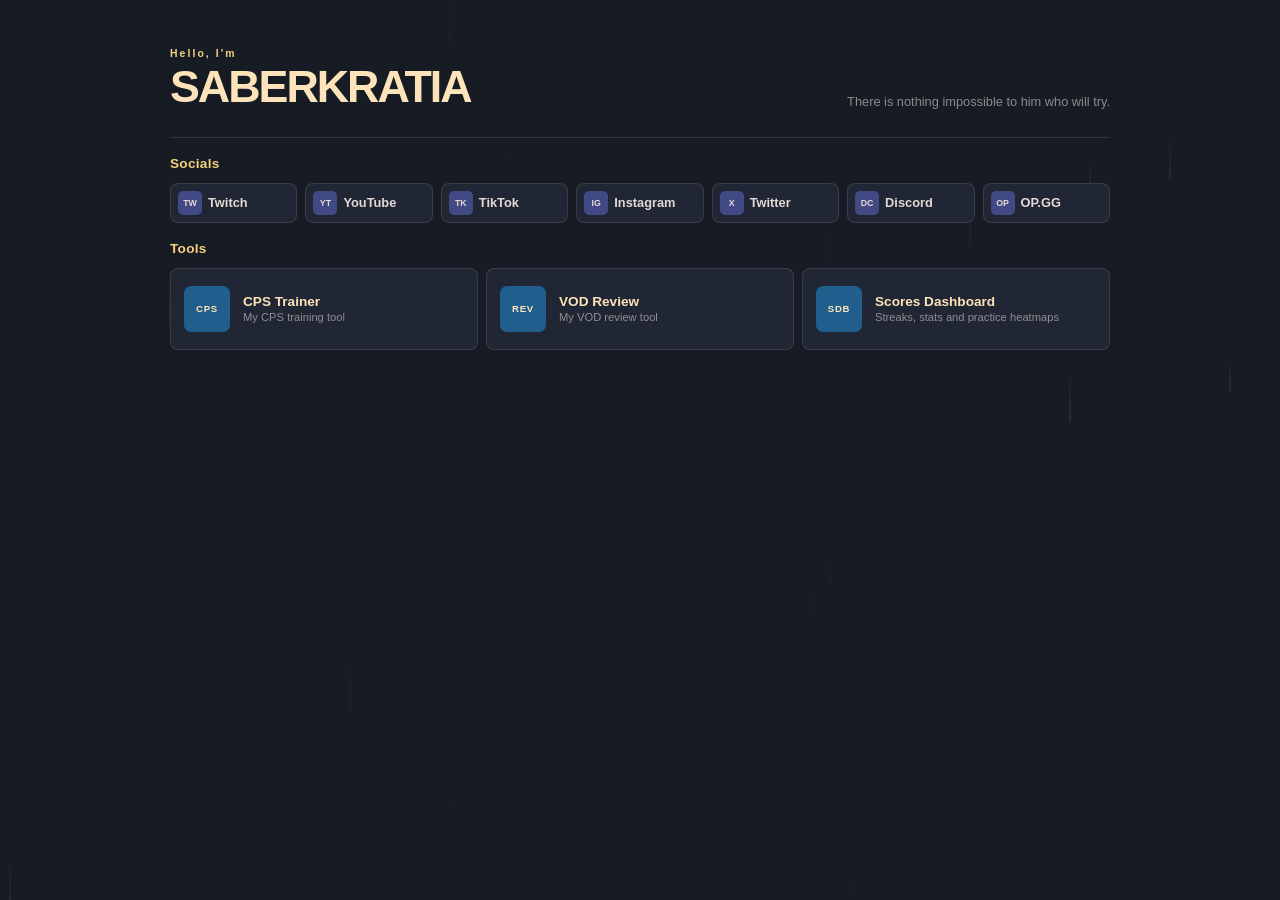
<file: index.html>
<!DOCTYPE html>
<html lang="en">
<head>
    <meta charset="UTF-8">
    <meta name="viewport" content="width=device-width, initial-scale=1.0">
    <title>Saberkratia</title>
    <link rel="stylesheet" href="style.css">
</head>

<body>

<canvas id="background-lines" aria-hidden="true"></canvas>

<div class="page">

    <header>
        <div>
            <div class="eyebrow">Hello, I'm</div>
            <h1>SABERKRATIA</h1>
        </div>

        <p class="intro">
            There is nothing impossible to him who will try.
        </p>
    </header>


    <main>

        <section>
            <div class="section-title">
                <h2>Socials</h2>
            </div>

            <div class="socials">

                <a href="https://www.twitch.tv/saberkratia"
                   class="twitch-link"
                   target="_blank"
                   rel="noopener noreferrer">
                    <span class="icon">TW</span>
                    <span>Twitch</span>
                    <span class="live-badge" aria-hidden="true">LIVE</span>
                </a>

                <a href="https://www.youtube.com/@saberkratiaplato"
                   target="_blank"
                   rel="noopener noreferrer">
                    <span class="icon">YT</span>
                    <span>YouTube</span>
                </a>

                <a href="https://www.tiktok.com/@saberkratia"
                   target="_blank"
                   rel="noopener noreferrer">
                    <span class="icon">TK</span>
                    <span>TikTok</span>
                </a>

                     <a href="https://www.instagram.com/saberkratiaplato/"
                         target="_blank"
                         rel="noopener noreferrer">
                          <span class="icon">IG</span>
                          <span>Instagram</span>
                     </a>

                <a href="https://x.com/saberkratia"
                   target="_blank"
                   rel="noopener noreferrer">
                    <span class="icon">X</span>
                    <span>Twitter</span>
                </a>

                <a href="https://discord.gg/3MQgU75urQ"
                   target="_blank"
                   rel="noopener noreferrer">
                    <span class="icon">DC</span>
                    <span>Discord</span>
                </a>

                <a href="https://op.gg/lol/summoners/euw/Saberkratia-PLATO"
                   target="_blank"
                   rel="noopener noreferrer">
                    <span class="icon">OP</span>
                    <span>OP.GG</span>
                </a>

            </div>
        </section>


        <section class="tools-section">

            <div class="section-title">
                <div>
                    <h2>Tools</h2>
                </div>
            </div>

            <div class="tools">

                <a href="cps/" class="tool">

                    <div class="tool-icon">CPS</div>

                    <div class="tool-info">
                        <h3>CPS Trainer</h3>
                        <p>My CPS training tool</p>
                    </div>

                </a>

                <a href="rev/" class="tool">

                    <div class="tool-icon">REV</div>
                    <div class="tool-info">
                        <h3>VOD Review</h3>
                        <p>My VOD review tool</p>
                    </div>

                </a>

                <a href="sdb/" class="tool">

                    <div class="tool-icon">SDB</div>
                    <div class="tool-info">
                        <h3>Scores Dashboard</h3>
                        <p>Streaks, stats and practice heatmaps</p>
                    </div>

                </a>

                <!-- Add more tools here -->

                <!--
                <a href="/another-tool" class="tool">
                    <div class="tool-icon">XX</div>
                    <div class="tool-info">
                        <h3>Another Tool</h3>
                        <p>Short description.</p>
                    </div>
                </a>
                -->

            </div>

        </section>

    </main>


    <!-- <footer> -->
        <!-- <span>© 2026 Saberkratia</span> -->
        <!-- <span>Built by Saber</span> -->
    <!-- </footer> -->

</div>

<script src="background-lines.js" defer></script>
<script src="twitch-status.js" defer></script>
</body>
</html>
</file>
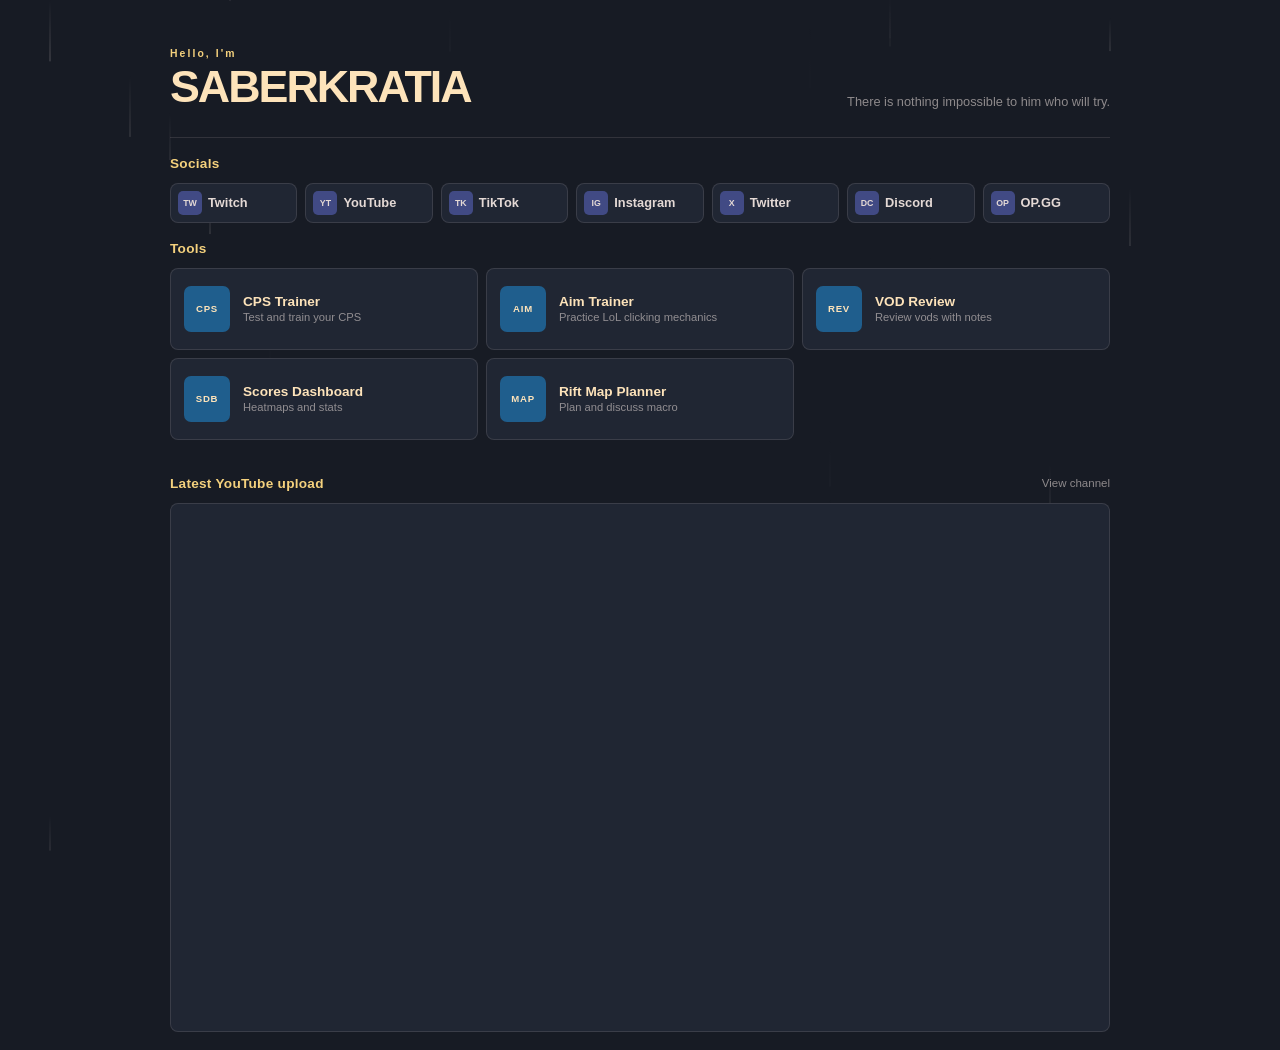
<file: public_html/index.html>
<!DOCTYPE html>
<html lang="en">
<head>
    <meta charset="UTF-8">
    <meta name="viewport" content="width=device-width, initial-scale=1.0">
    <title>Saberkratia</title>
    <link rel="stylesheet" href="style.css">
</head>

<body>

<canvas id="background-lines" aria-hidden="true"></canvas>

<div class="page">

    <header>
        <div>
            <div class="eyebrow">Hello, I'm</div>
            <h1>SABERKRATIA</h1>
        </div>

        <p class="intro">
            There is nothing impossible to him who will try.
        </p>
    </header>


    <main>

        <section>
            <div class="section-title">
                <h2>Socials</h2>
            </div>

            <div class="socials">

                <a href="https://www.twitch.tv/saberkratia"
                   class="twitch-link"
                   target="_blank"
                   rel="noopener noreferrer">
                    <span class="icon">TW</span>
                    <span>Twitch</span>
                    <span class="live-badge" aria-hidden="true">LIVE</span>
                </a>

                <a href="https://www.youtube.com/@saberkratiaplato"
                   target="_blank"
                   rel="noopener noreferrer">
                    <span class="icon">YT</span>
                    <span>YouTube</span>
                </a>

                <a href="https://www.tiktok.com/@saberkratia"
                   target="_blank"
                   rel="noopener noreferrer">
                    <span class="icon">TK</span>
                    <span>TikTok</span>
                </a>

                <a href="https://www.instagram.com/saberkratiaplato/"
                   target="_blank"
                   rel="noopener noreferrer">
                    <span class="icon">IG</span>
                    <span>Instagram</span>
                </a>

                <a href="https://x.com/saberkratia"
                   target="_blank"
                   rel="noopener noreferrer">
                    <span class="icon">X</span>
                    <span>Twitter</span>
                </a>

                <a href="https://discord.gg/3MQgU75urQ"
                   target="_blank"
                   rel="noopener noreferrer">
                    <span class="icon">DC</span>
                    <span>Discord</span>
                </a>

                <a href="https://op.gg/lol/summoners/euw/Saberkratia-PLATO"
                   target="_blank"
                   rel="noopener noreferrer">
                    <span class="icon">OP</span>
                    <span>OP.GG</span>
                </a>

            </div>
        </section>



        <section class="tools-section">

            <div class="section-title">
                <div>
                    <h2>Tools</h2>
                </div>
            </div>

            <div class="tools">

                <a href="cps/" class="tool">

                    <div class="tool-icon">CPS</div>

                    <div class="tool-info">
                        <h3>CPS Trainer</h3>
                        <p>Test and train your CPS</p>
                    </div>

                </a>

                <a href="aim/" class="tool">

                    <div class="tool-icon">AIM</div>

                    <div class="tool-info">
                        <h3>Aim Trainer</h3>
                        <p>Practice LoL clicking mechanics</p>
                    </div>

                </a>

                <a href="rev/" class="tool">

                    <div class="tool-icon">REV</div>
                    <div class="tool-info">
                        <h3>VOD Review</h3>
                        <p>Review vods with notes</p>
                    </div>

                </a>

                <a href="sdb/" class="tool">

                    <div class="tool-icon">SDB</div>
                    <div class="tool-info">
                        <h3>Scores Dashboard</h3>
                        <p>Heatmaps and stats</p>
                    </div>

                </a>

                <a href="map/" class="tool">
                    <div class="tool-icon">MAP</div>
                    <div class="tool-info">
                        <h3>Rift Map Planner</h3>
                        <p>Plan and discuss macro</p>
                    </div>
                </a>

            </div>

        </section>

        <section class="youtube-section">
            <div class="section-title">
                <h2>Latest YouTube upload</h2>
                <a class="section-link"
                   href="https://www.youtube.com/@saberkratiaplato/videos"
                   target="_blank"
                   rel="noopener noreferrer">
                    View channel
                </a>
            </div>

            <div class="youtube-card">
                <iframe
                    src="https://www.youtube.com/embed/videoseries?list=UUcI3_34PG9fB-ZaLbX1MQQA"
                    title="Latest YouTube uploads from Saberkratia"
                    loading="lazy"
                    allow="accelerometer; autoplay; clipboard-write; encrypted-media; gyroscope; picture-in-picture; web-share"
                    allowfullscreen></iframe>
            </div>
        </section>

    </main>


</div>

<script src="background-lines.js" defer></script>
<script src="twitch-status.js" defer></script>
</body>
</html>
</file>
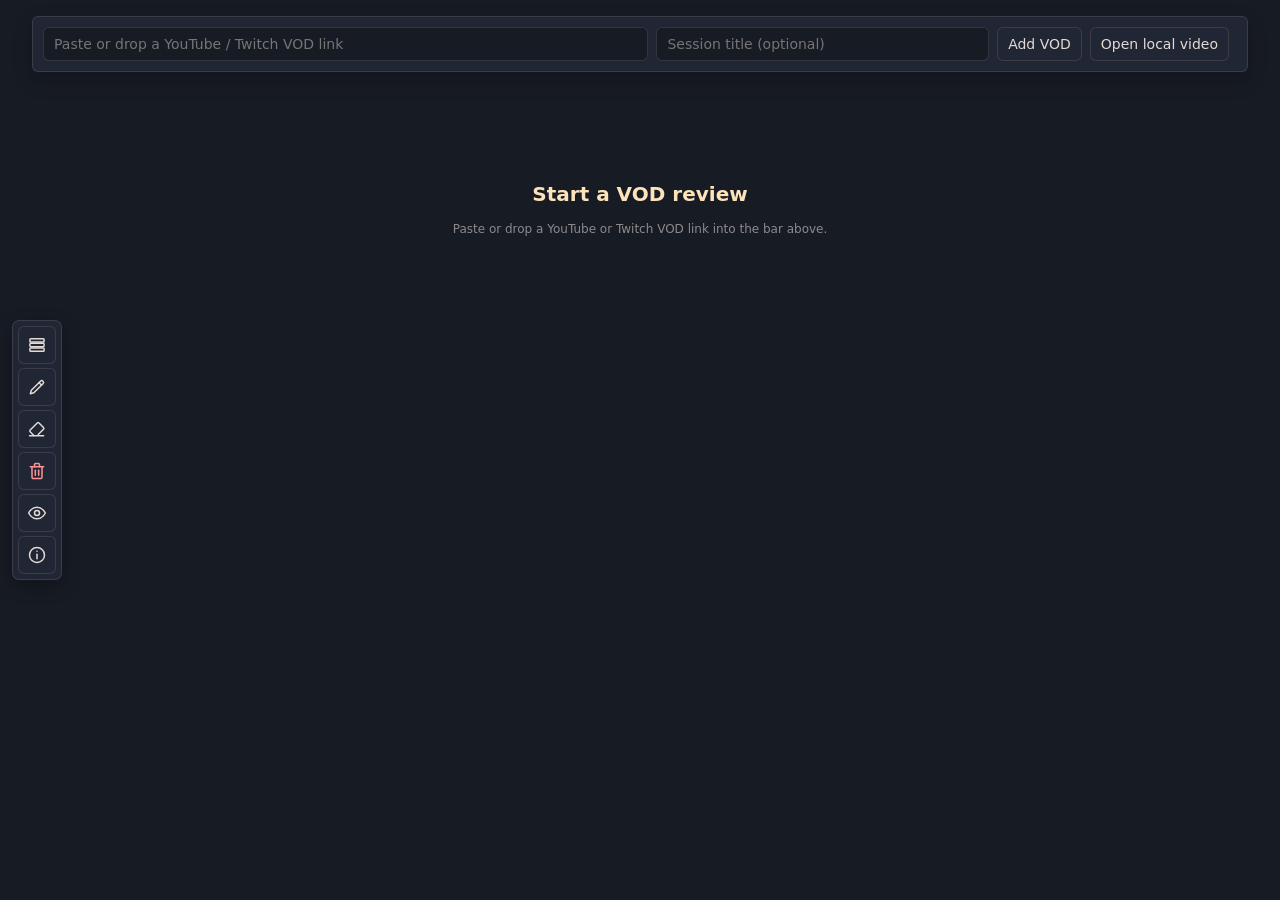
<file: rev/index.html>
<!DOCTYPE html>
<html lang="en"><head><meta charset="utf-8">
<meta name="referrer" content="strict-origin-when-cross-origin"><meta name="viewport" content="width=device-width, initial-scale=1, viewport-fit=cover">
<title>VOD Review</title>
<style>
:root{--bg:#171B24;--card:#202633;--white:#E4D9D5;--muted:rgba(228,217,213,.58);--border:rgba(228,217,213,.13);--cream:#FDE3BA;--yellow:#F4D17D;--blue:#1F5E8D;--indigo:#414A84;--dark:#393F4E;box-sizing:border-box;padding-top:env(safe-area-inset-top,0px);padding-bottom:env(safe-area-inset-bottom,0px)}
html{scroll-padding-top:env(safe-area-inset-top,0px)}
*{box-sizing:border-box}
body{margin:0;background:var(--bg);color:var(--white);font:14px/1.45 Inter,"Segoe UI",system-ui,sans-serif}
.wrap{max-width:1240px;margin:0 auto;padding:16px 16px 40px}
header{display:flex;gap:8px;align-items:center;flex-wrap:wrap;padding:16px 0;border-bottom:1px solid var(--border);margin-bottom:20px}
.quick-add{position:sticky;top:16px;z-index:10;display:flex;gap:8px;align-items:center;flex-wrap:wrap;padding:10px;margin:0 -4px 14px;background:var(--card);border:1px solid var(--border);border-radius:6px;box-shadow:0 8px 20px rgba(0,0,0,.22)}
.quick-add input:first-child{flex:2 1 300px}
.quick-add input:nth-child(2){flex:1 1 180px}
.quick-add.drop-active{outline:2px dashed var(--yellow);outline-offset:2px}
.quick-add .drop-status{font-size:12px;color:var(--muted)}
.logo{font-weight:800;color:var(--cream);margin-right:auto;font-size:16px}
.logo b{color:var(--yellow)}
h2{color:var(--cream);margin:0 0 10px;font-size:20px}
h3{color:var(--yellow);margin:0 0 8px;font-size:12px;text-transform:uppercase;letter-spacing:.1em;font-weight:800}
button,input,select,textarea{font:inherit;color:var(--white);background:var(--card);border:1px solid var(--border);border-radius:6px;padding:6px 10px}
button{cursor:pointer;transition:.15s}
button:hover,.card.click:hover{background:var(--blue);border-color:var(--blue);transform:translateY(-1px)}
button.on{background:var(--indigo);border-color:var(--indigo);color:var(--cream)}
button.x{padding:2px 7px;color:var(--muted)}
input,select,textarea{width:100%;background:var(--bg)}
textarea{resize:vertical;min-height:60px}
.card{background:var(--card);border:1px solid var(--border);border-radius:8px;padding:12px;transition:.15s}
.card.click{cursor:pointer}
.grid{display:grid;grid-template-columns:repeat(auto-fill,minmax(250px,1fr));gap:10px}
.muted{color:var(--muted);font-size:12px}
.sec{margin-bottom:24px}
.row{display:flex;gap:6px;align-items:center;flex-wrap:wrap}
.row>*{flex:0 1 auto}.grow{flex:1 1 140px!important}
.tile{display:inline-block;background:var(--indigo);color:var(--cream);border-radius:5px;padding:1px 7px;font-size:11px;font-weight:700}
.ws{display:grid;grid-template-columns:minmax(0,1fr) 380px;gap:14px}
@media(max-width:900px){.ws{grid-template-columns:1fr}}
.ws>.card{display:flex;height:70vh;min-height:62vh;max-height:78vh;overflow:hidden}
#panel{display:flex;flex:1;flex-direction:column;min-height:0;width:100%}
body.cinema{overflow:hidden}
body.cinema .wrap{max-width:none;padding:8px}
body.cinema .quick-add,body.cinema #main>.row:first-child{display:none}
body.cinema .ws{grid-template-columns:minmax(0,1fr) 320px;gap:8px;height:calc(100vh - 16px)}
body.cinema .ws>div:first-child{display:flex;flex-direction:column;min-width:0;min-height:0}
body.cinema .player{flex:1;min-height:0;aspect-ratio:auto;width:100%}
body.cinema .ws>.card{min-height:0;max-height:none;height:100%}
@media(max-width:900px){body.cinema{overflow:auto}body.cinema .ws{grid-template-columns:1fr;height:auto}body.cinema .player{flex:none;aspect-ratio:16/9}}
.drawer{position:fixed;z-index:20;inset:0 0 0 auto;width:min(410px,100vw);padding:18px;background:var(--bg);border-left:1px solid var(--border);overflow:auto;transform:translateX(102%);transition:transform .2s ease}
.drawer.open{transform:translateX(0)}
.scrim{position:fixed;z-index:19;inset:0;background:rgba(0,0,0,.55);opacity:0;pointer-events:none;transition:opacity .2s}
.scrim.open{opacity:1;pointer-events:auto}
.ink-canvas{position:fixed;inset:0;z-index:45;width:100vw;height:100vh;pointer-events:none;touch-action:none}
.ink-canvas.active{pointer-events:auto;cursor:url("data:image/svg+xml,%3Csvg xmlns='http://www.w3.org/2000/svg' width='24' height='24' viewBox='0 0 24 24'%3E%3Cpath d='m4 20 4.2-1 11-11a2.1 2.1 0 0 0-3-3l-11 11L4 20Z' fill='white' stroke='%23171B24' stroke-width='1.5'/%3E%3C/svg%3E") 3 20,crosshair}
.ink-canvas.active.erase{cursor:cell}
.ink-size{position:fixed;z-index:46;display:none;border:1.5px solid #fff;border-radius:50%;box-shadow:0 0 0 1px rgba(0,0,0,.7),inset 0 0 0 1px rgba(0,0,0,.7);transform:translate(-50%,-50%);pointer-events:none}
.ink-tools{position:fixed;z-index:50;left:12px;top:50%;transform:translateY(-50%);display:flex;flex-direction:column;gap:4px;padding:5px;background:var(--card);border:1px solid var(--border);border-radius:7px;box-shadow:0 6px 18px rgba(0,0,0,.3)}
.ink-tools button{min-width:0;width:38px;height:38px;padding:0;display:flex;align-items:center;justify-content:center;font-size:16px;line-height:1}
.ink-tools button.on{background:var(--yellow);border-color:var(--yellow);color:#171B24}
.ink-tools #clearInk{color:#ff9292}
.ink-tools #hideInk .off{display:none}
.ink-tools #hideInk.on .off{display:block}
.ink-canvas.hidden{display:none}
.info-pop{position:fixed;z-index:51;left:64px;top:50%;transform:translateY(-50%);display:none;max-height:calc(100vh - 24px);overflow:auto;width:min(360px,calc(100vw - 76px));padding:12px 14px;background:var(--card);border:1px solid var(--border);border-radius:8px;box-shadow:0 8px 24px rgba(0,0,0,.35)}
.info-pop.open{display:block}
.info-pop dl{display:grid;grid-template-columns:auto 1fr;gap:6px 12px;margin:0;align-items:center}
.info-pop dt{white-space:nowrap}.info-pop dd{margin:0;color:var(--muted)}
.panel-tabs{display:flex;gap:4px;margin-bottom:8px}.panel-tabs button.on{background:var(--yellow);border-color:var(--yellow);color:#171B24}
#goals{flex:1;min-height:0;width:100%;resize:none}
*{scrollbar-width:thin;scrollbar-color:var(--border) transparent}
@supports not (scrollbar-color:auto){*::-webkit-scrollbar{width:6px;height:6px}*::-webkit-scrollbar-track{background:transparent}*::-webkit-scrollbar-thumb{background:var(--border);border-radius:6px}*::-webkit-scrollbar-thumb:hover{background:var(--yellow)}}
.note-list{flex:1 1 0;min-height:0;overflow-y:auto;padding-right:2px;margin-bottom:8px}
.note-compose{position:static;flex:none;margin-top:auto;background:var(--card);border-top:1px solid var(--border);padding:12px 0 2px}
.note-compose>.row:first-child{margin-bottom:8px;padding-bottom:3px}
.note-compose>#nt{margin-top:2px;margin-bottom:4px;min-height:72px}
.note-entry{padding:3px 0}
.note-view{display:flex;align-items:flex-start;gap:8px;min-width:0}
.note-text{flex:1;min-width:0;white-space:pre-wrap;overflow-wrap:anywhere}
.note-actions{display:flex;flex:none;gap:4px}
.note-actions button{padding:3px 7px}
.note-edit{width:100%;min-width:0}
.note-edit textarea{display:block;width:100%;min-width:0;min-height:68px;max-height:160px;resize:vertical}
.note-edit .row{justify-content:flex-end;margin-top:6px}
.note-toolbar{display:flex;align-items:center;justify-content:space-between;gap:8px;flex-wrap:nowrap;margin-top:8px}.note-toolbar>#na{white-space:nowrap}.export-split button{white-space:nowrap}
.export-split{display:inline-flex;align-items:stretch;border:1px solid var(--border);border-radius:6px;overflow:hidden}
.export-split button,.export-split select{width:auto;min-width:0;border:0;border-radius:0}.export-split button{display:flex;align-items:center;justify-content:center;text-align:center}
.export-split select{border-left:1px solid var(--border);padding:6px 2px 6px 6px;font-size:12px;width:calc(8ch + 22px);flex:none}
@media(max-width:520px){.ws>.card{min-height:55vh;max-height:72vh}.note-toolbar{align-items:stretch}.note-toolbar>#na,.export-split{flex:1}.export-split>*{flex:1}}
.toast{position:fixed;z-index:30;bottom:16px;left:50%;transform:translateX(-50%);padding:10px 14px;background:#7e3434;color:#fff;border-radius:6px;display:none;max-width:calc(100vw - 32px)}
.empty{max-width:620px;margin:12vh auto;text-align:center}
.player{aspect-ratio:16/9;background:#000;border-radius:8px;overflow:hidden;border:1px solid var(--border)}
.player.drop-active{outline:2px dashed var(--yellow);outline-offset:2px}
.player iframe{width:100%;height:100%;border:0}
.player video{display:block;width:100%;height:100%;object-fit:contain;background:#000}
.local-missing{display:flex;width:100%;height:100%;flex-direction:column;align-items:center;justify-content:center;gap:10px;padding:20px;text-align:center}
.tl{position:relative;height:34px;background:var(--card);border:1px solid var(--border);border-radius:8px;margin:10px 0}
.tl-tip{position:fixed;z-index:60;display:none;transform:translate(-50%,calc(-100% - 6px));padding:2px 7px;background:var(--dark);color:var(--cream);border:1px solid var(--border);border-radius:4px;font-size:12px;font-weight:700;font-variant-numeric:tabular-nums;pointer-events:none}
.mk{position:absolute;top:4px;width:8px;height:24px;border-radius:3px;cursor:pointer;transform:translateX(-4px);opacity:.9}
.mk:hover{transform:translateX(-4px) scaleY(1.15)}
.head{position:absolute;top:0;bottom:0;width:2px;background:var(--cream)}
.item{padding:8px 0;border-bottom:1px solid var(--border)}
.ts{color:var(--yellow);font-weight:700;cursor:pointer;font-variant-numeric:tabular-nums}
.done{text-decoration:line-through;opacity:.5}
.bar{height:5px;background:var(--bg);border-radius:3px;overflow:hidden}.bar i{display:block;height:100%;background:var(--blue)}
.tabs{display:flex;gap:4px;margin-bottom:10px;flex-wrap:wrap}
kbd{background:var(--dark);border-radius:4px;padding:0 5px;font-size:11px}
</style></head><body><div class="wrap">
<section class="quick-add" id="dropZone" aria-label="Add a video"><input id="quickUrl" aria-label="VOD link" placeholder="Paste or drop a YouTube / Twitch VOD link"><input id="quickTitle" aria-label="Session title" placeholder="Session title (optional)"><button id="quickAdd">Add VOD</button><button id="localPick" title="Review a video file from this device">Open local video</button><input id="localInput" type="file" accept="video/*,.mkv,.avi" hidden><span class="drop-status" id="dropStatus"></span></section>
<main id="main"></main><canvas id="inkCanvas" class="ink-canvas" aria-label="Screen drawing overlay"></canvas><div class="ink-tools" role="toolbar" aria-label="Screen tools"><button id="libraryToggle" title="Open library (B)" aria-label="Library"><svg viewBox="0 0 24 24" width="20" height="20" fill="none" stroke="currentColor" stroke-width="1.8" stroke-linecap="round" stroke-linejoin="round"><rect x="3.5" y="4.5" width="17" height="4" rx="1"/><rect x="3.5" y="10" width="17" height="4" rx="1"/><rect x="3.5" y="15.5" width="17" height="4" rx="1"/></svg></button><button id="penTool" title="Pen tool (W)" aria-label="Pen"><svg viewBox="0 0 24 24" width="20" height="20" fill="none" stroke="currentColor" stroke-width="1.8" stroke-linecap="round" stroke-linejoin="round"><path d="m4 20 4.2-1 11-11a2.1 2.1 0 0 0-3-3l-11 11L4 20Z"/><path d="m14.3 6.7 3 3"/></svg></button><button id="eraserTool" title="Eraser tool (E)" aria-label="Eraser"><svg viewBox="0 0 24 24" width="20" height="20" fill="none" stroke="currentColor" stroke-width="1.8" stroke-linecap="round" stroke-linejoin="round"><path d="M20 20H8.5L3.8 15.3a1.5 1.5 0 0 1 0-2.1l8.5-8.5a1.5 1.5 0 0 1 2.1 0l5.4 5.4a1.5 1.5 0 0 1 0 2.1L13.5 18.5"/><path d="M8 20H3"/></svg></button><button id="clearInk" title="Clear all writing" aria-label="Clear all writing"><svg viewBox="0 0 24 24" width="20" height="20" fill="none" stroke="currentColor" stroke-width="1.8" stroke-linecap="round" stroke-linejoin="round"><path d="M4 7h16"/><path d="M9 7V4.5A1.5 1.5 0 0 1 10.5 3h3A1.5 1.5 0 0 1 15 4.5V7"/><path d="M18 7v12.5A1.5 1.5 0 0 1 16.5 21h-9A1.5 1.5 0 0 1 6 19.5V7"/><path d="M10 11v6"/><path d="M14 11v6"/></svg></button><button id="hideInk" title="Hide writing (H)" aria-label="Hide writing" aria-pressed="false"><svg viewBox="0 0 24 24" width="20" height="20" fill="none" stroke="currentColor" stroke-width="1.8" stroke-linecap="round" stroke-linejoin="round"><path d="M2 12s3.6-7 10-7 10 7 10 7-3.6 7-10 7S2 12 2 12Z"/><circle cx="12" cy="12" r="3"/><path class="off" d="M4 4l16 16"/></svg></button><button id="infoBtn" title="Keyboard and mouse shortcuts" aria-label="Shortcuts" aria-expanded="false"><svg viewBox="0 0 24 24" width="20" height="20" fill="none" stroke="currentColor" stroke-width="1.8" stroke-linecap="round" stroke-linejoin="round"><circle cx="12" cy="12" r="9"/><path d="M12 11v5.5"/><path d="M12 7.6v.01"/></svg></button></div><div class="info-pop" id="infoPop" role="dialog" aria-label="Shortcuts"><h3>Shortcuts</h3><dl><dt><kbd>Space</kbd></dt><dd>Play / pause</dd><dt><kbd>←</kbd> <kbd>→</kbd></dt><dd>Seek 5 seconds</dd><dt><kbd>1</kbd>–<kbd>5</kbd></dt><dd>Playback speed</dd><dt><kbd>N</kbd></dt><dd>focus note text area</dd><dt><kbd>G</kbd></dt><dd>Goals tab</dd><dt><kbd>B</kbd></dt><dd>Library</dd><dt><kbd>T</kbd></dt><dd>Cinema mode</dd><dt><kbd>Esc</kbd></dt><dd>Leave cinema mode</dd><dt><kbd>W</kbd></dt><dd>Pen</dd><dt><kbd>E</kbd></dt><dd>Eraser</dd><dt><kbd>H</kbd></dt><dd>Hide / show writing</dd><dt><kbd>Ctrl</kbd>+<kbd>Z</kbd></dt><dd>Undo stroke</dd><dt><kbd>Ctrl</kbd>+<kbd>Y</kbd> / <kbd>Ctrl</kbd>+<kbd>Shift</kbd>+<kbd>Z</kbd></dt><dd>Redo stroke</dd><dt><kbd>Ctrl</kbd>+<kbd>E</kbd></dt><dd>Clear all writing</dd><dt><kbd>Shift</kbd>+drag</dt><dd>Resize pen / eraser</dd><dt><kbd>Enter</kbd></dt><dd>Add note</dd><dt><kbd>Shift</kbd>+<kbd>Enter</kbd></dt><dd>New line in a note</dd></dl></div><div class="scrim" id="scrim"></div><aside class="drawer" id="drawer" aria-label="VOD library"></aside><div class="toast" id="toast" role="alert"></div></div>
<script>
let S={vods:[],user:{name:"Player",prefs:{}}},invalidStoredData=false;
try{const r=localStorage.getItem("vodreview");if(r){const parsed=JSON.parse(r);if(validBackup(parsed))S=parsed;else invalidStoredData=true}}catch(e){invalidStoredData=true}
S.vods.forEach(v=>{v.comments||=[];delete v.tasks;delete v.goals;delete v.summary;delete v.champion;delete v.role;delete v.result;delete v.patch;delete v.opp;delete v.tags;delete v.status;delete v.completedAt});
const save=()=>{if(!validBackup(S)){notify("Changes were not saved because the library data is invalid.");return false}try{localStorage.setItem("vodreview",JSON.stringify(S));return true}catch(e){notify("Could not save changes. Export a library backup and free browser storage space.");return false}};
const $=s=>document.querySelector(s);const uid=()=>Math.random().toString(36).slice(2,10);
const esc=s=>String(s??"").replace(/[&<>"]/g,c=>({"&":"&amp;","<":"&lt;",">":"&gt;",'"':"&quot;"}[c]));
const fmt=t=>{t=Math.floor(t);const h=Math.floor(t/3600),m=Math.floor(t%3600/60),s=t%60;return(h?h+":"+String(m).padStart(2,"0"):m)+":"+String(s).padStart(2,"0")};
const parseT=s=>{const parts=s.trim().split(":");if(parts.length>3||parts.some(x=>!/^\d+$/.test(x)))return NaN;return parts.reduce((total,part)=>total*60+Number(part),0)};
let rate=1,V=S.vods.find(v=>v.id===S.lastVodId)?.id||S.vods[S.vods.length-1]?.id||null,cur=0,dur=0,playing=false,libraryOpen=false,filt={q:""},toastTimer,localObjectUrl=null,subtitleObjectUrl=null,pendingLocalId=null,localDbPromise=null;
const localFiles=new Map();
const localSubtitles=new Map();
let inkMode=null,inkContext=null,inkBaseCanvas=null,inkBaseContext=null,inkDrawing=false,inkStroke=null,inkDpr=1,inkWidth=0,inkHeight=0,inkActions=[],inkIndex=0,inkSizes={pen:3,erase:28},inkResize=null;
const vod=()=>S.vods.find(v=>v.id===V);
const REVIEW_MIN_SECONDS=300;
const dayKey=d=>d.getFullYear()+"-"+String(d.getMonth()+1).padStart(2,"0")+"-"+String(d.getDate()).padStart(2,"0");
function normReview(){const r=S.review&&typeof S.review==="object"?S.review:{},days={};if(r.days&&typeof r.days==="object")for(const[k,s]of Object.entries(r.days))if(/^\d{4}-\d{2}-\d{2}$/.test(k)&&Number.isFinite(s)&&s>0)days[k]=Math.round(s);S.review={days,reviewedDays:[],currentStreak:0,longestStreak:0};calcStreak()}
function calcStreak(){const R=S.review,keys=Object.keys(R.days).filter(k=>R.days[k]>=REVIEW_MIN_SECONDS).sort();R.reviewedDays=keys;const set=new Set(keys),step=k=>{const[y,m,d]=k.split("-").map(Number);return new Date(y,m-1,d-1)};let longest=0,run=0,prev=null;for(const k of keys){const[y,m,d]=k.split("-").map(Number);run=prev&&dayKey(new Date(y,m-1,d-1))===prev?run+1:1;longest=Math.max(longest,run);prev=k}const t=new Date();let k=dayKey(t);if(!set.has(k))k=dayKey(new Date(t.getFullYear(),t.getMonth(),t.getDate()-1));let cs=0;while(set.has(k)){cs++;k=dayKey(step(k))}R.currentStreak=cs;R.longestStreak=Math.max(longest,cs)}
let lastReviewTick=Date.now(),reviewDirty=0;
setInterval(()=>{const now=Date.now(),dt=Math.min(5,(now-lastReviewTick)/1000);lastReviewTick=now;if(!playing||document.hidden||!vod())return;const k=dayKey(new Date()),R=S.review,before=R.days[k]||0;R.days[k]=before+dt;reviewDirty+=dt;if(before<REVIEW_MIN_SECONDS&&R.days[k]>=REVIEW_MIN_SECONDS){calcStreak();save();reviewDirty=0;notify("Review streak: "+R.currentStreak+" day"+(R.currentStreak===1?"":"s"))}else if(reviewDirty>=10){save();reviewDirty=0}},1000);
function savePos(){const v=vod();if(!v||!(cur>0)||Math.floor(v.pos||0)===Math.floor(cur))return;v.pos=Math.floor(cur);save()}setInterval(savePos,5000);addEventListener("pagehide",()=>{savePos();if(reviewDirty>0)save()});addEventListener("beforeunload",savePos);document.addEventListener("visibilitychange",()=>{if(document.hidden)savePos()});normReview();

let inkHidden=false;function setInkHidden(on){inkHidden=on;$("#inkCanvas").classList.toggle("hidden",on);$("#hideInk").classList.toggle("on",on);$("#hideInk").setAttribute("aria-pressed",String(on));$("#hideInk").title=on?"Show writing (H)":"Hide writing (H)";if(on&&inkMode)setInkMode(null)}
function setInkMode(mode){if(inkHidden&&mode)setInkHidden(false);inkMode=inkMode===mode?null:mode;const canvas=$("#inkCanvas");canvas.classList.toggle("active",inkMode!==null);canvas.classList.toggle("erase",inkMode==="erase");$("#penTool").classList.toggle("on",inkMode==="pen");$("#eraserTool").classList.toggle("on",inkMode==="erase");$("#penTool").setAttribute("aria-pressed",String(inkMode==="pen"));$("#eraserTool").setAttribute("aria-pressed",String(inkMode==="erase"))}
function drawInkAction(ctx,action){if(!action.points.length)return;ctx.globalCompositeOperation=action.tool==="erase"?"destination-out":"source-over";ctx.strokeStyle=action.color;ctx.lineWidth=action.width;ctx.lineCap="round";ctx.lineJoin="round";ctx.beginPath();ctx.moveTo(action.points[0].x,action.points[0].y);if(action.points.length===1)ctx.lineTo(action.points[0].x+.1,action.points[0].y+.1);else action.points.slice(1).forEach(p=>ctx.lineTo(p.x,p.y));ctx.stroke()}
function renderInk(){if(!inkContext||!inkBaseCanvas)return;inkContext.globalCompositeOperation="source-over";inkContext.clearRect(0,0,inkWidth,inkHeight);inkContext.drawImage(inkBaseCanvas,0,0,inkWidth,inkHeight);for(let i=0;i<inkIndex;i++)drawInkAction(inkContext,inkActions[i]);if(inkStroke)drawInkAction(inkContext,inkStroke);inkContext.globalCompositeOperation="source-over"}
function resizeInkCanvas(){const canvas=$("#inkCanvas"),old=inkBaseCanvas;inkDpr=window.devicePixelRatio||1;inkWidth=window.innerWidth;inkHeight=window.innerHeight;canvas.width=Math.round(inkWidth*inkDpr);canvas.height=Math.round(inkHeight*inkDpr);inkBaseCanvas=document.createElement("canvas");inkBaseCanvas.width=canvas.width;inkBaseCanvas.height=canvas.height;inkContext=canvas.getContext("2d");inkBaseContext=inkBaseCanvas.getContext("2d");inkContext.setTransform(inkDpr,0,0,inkDpr,0,0);inkBaseContext.setTransform(inkDpr,0,0,inkDpr,0,0);if(old)inkBaseContext.drawImage(old,0,0,inkWidth,inkHeight);renderInk()}
function commitInkAction(action){if(inkIndex<inkActions.length)inkActions.splice(inkIndex);inkActions.push(action);inkIndex=inkActions.length;if(inkActions.length>100){const committed=inkActions.shift();inkIndex--;drawInkAction(inkBaseContext,committed)}renderInk()}
function undoInk(){if(inkIndex===0)return;inkIndex--;renderInk()}
function redoInk(){if(inkIndex>=inkActions.length)return;inkIndex++;renderInk()}
function clearInk(){inkDrawing=false;inkStroke=null;inkActions=[];inkIndex=0;inkBaseContext?.clearRect(0,0,inkWidth,inkHeight);renderInk()}
function positionInkTools(){const bar=document.querySelector(".ink-tools");if(!bar)return;const player=$("#pl");if(!player){bar.style.top="50%";return}const rect=player.getBoundingClientRect();const half=bar.offsetHeight/2;const mid=rect.top+rect.height/2;const top=Math.min(Math.max(mid,half+8),window.innerHeight-half-8);bar.style.top=top+"px"}
function initInkTools(){const canvas=$("#inkCanvas");resizeInkCanvas();window.addEventListener("resize",()=>{resizeInkCanvas();positionInkTools()});window.addEventListener("scroll",positionInkTools,{passive:true});$("#penTool").onclick=()=>setInkMode("pen");$("#eraserTool").onclick=()=>setInkMode("erase");$("#clearInk").onclick=clearInk;$("#hideInk").onclick=()=>setInkHidden(!inkHidden);const ip=$("#infoPop"),ib=$("#infoBtn"),setInfo=o=>{ip.classList.toggle("open",o);ib.classList.toggle("on",o);ib.setAttribute("aria-expanded",String(o))};ib.onclick=e=>{e.stopPropagation();setInfo(!ip.classList.contains("open"))};document.addEventListener("click",e=>{if(!ip.contains(e.target))setInfo(false)});document.addEventListener("keydown",e=>{if(e.key==="Escape")setInfo(false)});const ring=document.createElement("div");ring.className="ink-size";document.body.appendChild(ring);const showRing=()=>{const d=inkSizes[inkMode];ring.style.cssText=`display:block;left:${inkResize.x}px;top:${inkResize.y}px;width:${d}px;height:${d}px`};const endResize=()=>{inkResize=null;ring.style.display="none"};canvas.addEventListener("pointerdown",e=>{if(!inkMode||e.button!==0)return;e.preventDefault();if(e.shiftKey){inkResize={x:e.clientX,y:e.clientY,lx:e.clientX,ly:e.clientY};canvas.setPointerCapture(e.pointerId);showRing();return}inkDrawing=true;canvas.setPointerCapture(e.pointerId);inkStroke={tool:inkMode,color:"#ffffff",width:inkSizes[inkMode],points:[{x:e.clientX,y:e.clientY}]};renderInk()});canvas.addEventListener("pointermove",e=>{if(inkResize){const delta=(e.clientX-inkResize.lx)-(e.clientY-inkResize.ly);inkSizes[inkMode]=Math.min(300,Math.max(1,inkSizes[inkMode]+delta));inkResize.lx=e.clientX;inkResize.ly=e.clientY;showRing();return}if(!inkDrawing||!inkStroke)return;const point={x:e.clientX,y:e.clientY},last=inkStroke.points[inkStroke.points.length-1];if(Math.hypot(point.x-last.x,point.y-last.y)<1)return;inkStroke.points.push(point);const erase=inkContext.globalCompositeOperation;drawInkAction(inkContext,inkStroke);inkContext.globalCompositeOperation=erase});const stop=()=>{if(inkResize){endResize();return}if(!inkDrawing)return;inkDrawing=false;if(inkStroke)commitInkAction(inkStroke);inkStroke=null};canvas.addEventListener("pointerup",stop);canvas.addEventListener("pointercancel",stop);canvas.addEventListener("lostpointercapture",stop)}

function parseUrl(u){try{const raw=u.trim(),x=new URL(/^[a-z][a-z\d+.-]*:\/\//i.test(raw)?raw:"https://"+raw),h=x.hostname.toLowerCase();let id;
 if(["youtube.com","www.youtube.com","m.youtube.com","youtu.be","www.youtu.be"].includes(h)){id=h.includes("youtu.be")?x.pathname.split("/")[1]:x.searchParams.get("v")||x.pathname.match(/\/(?:embed|shorts|live)\/([\w-]{11})/)?.[1];return id&&/^[\w-]{11}$/.test(id)?{platform:"YouTube",vid:id}:null}
 if(["twitch.tv","www.twitch.tv"].includes(h)){id=x.pathname.match(/^\/videos\/(\d+)/)?.[1];return id?{platform:"Twitch",vid:id}:null}
 }catch(e){}return null}
function validBackup(data){const safeId=x=>typeof x==="string"&&/^[\w-]{1,40}$/.test(x);return !!data&&Array.isArray(data.vods)&&data.vods.every(v=>{const parsed=parseUrl(v?.url||"");return v&&safeId(v.id)&&typeof v.title==="string"&&(v.platform==="Local"?typeof v.fileName==="string":parsed?.platform===v.platform&&parsed?.vid===v.vid)&&Array.isArray(v.comments)&&v.comments.every(x=>x&&safeId(x.id)&&Number.isFinite(x.ts)&&typeof x.text==="string")})}
function localHandleDb(){if(!localDbPromise)localDbPromise=new Promise((resolve,reject)=>{if(!window.indexedDB){reject(Error("IndexedDB unavailable"));return}const request=indexedDB.open("vodreview-local-handles",1);request.onupgradeneeded=()=>request.result.createObjectStore("handles");request.onsuccess=()=>resolve(request.result);request.onerror=()=>reject(request.error)});return localDbPromise}
async function storeLocalHandle(id,handle){const db=await localHandleDb();return new Promise((resolve,reject)=>{const tx=db.transaction("handles","readwrite");tx.objectStore("handles").put(handle,id);tx.oncomplete=()=>resolve();tx.onerror=()=>reject(tx.error);tx.onabort=()=>reject(tx.error)})}
async function readLocalHandle(id){const db=await localHandleDb();return new Promise((resolve,reject)=>{const request=db.transaction("handles").objectStore("handles").get(id);request.onsuccess=()=>resolve(request.result||null);request.onerror=()=>reject(request.error)})}
async function deleteLocalHandle(id){try{const db=await localHandleDb();db.transaction("handles","readwrite").objectStore("handles").delete(id)}catch(e){}}
function isVideoFile(file){return !!file&&(file.type.startsWith("video/")||/\.(mp4|m4v|webm|ogv|ogg|mov|mkv|avi)$/i.test(file.name))}
async function createLocalVod(file,handle){if(!isVideoFile(file)){notify("Choose a video file to start a local review.");return}const title=$("#quickTitle").value.trim()||file.name,id=uid(),item={id,platform:"Local",fileName:file.name,title,createdAt:Date.now(),comments:[]};if(handle){try{await storeLocalHandle(id,handle)}catch(e){notify("This browser can review the file now, but may ask you to select it again next time.")}}localFiles.set(id,file);S.vods.push(item);V=id;S.lastVodId=id;save();$("#quickTitle").value="";$("#dropStatus").textContent="";setLibrary(false);go()}
async function pickLocalVod(){if(!window.showOpenFilePicker){$("#localInput").click();return}try{const [handle]=await showOpenFilePicker({multiple:false,types:[{description:"Video files",accept:{"video/mp4":[".mp4",".m4v"],"video/webm":[".webm"],"video/ogg":[".ogv",".ogg"],"video/quicktime":[".mov"],"video/x-matroska":[".mkv"],"video/x-msvideo":[".avi"]}}]});await createLocalVod(await handle.getFile(),handle)}catch(e){if(e.name!=="AbortError"){notify("This browser could not open the advanced picker; use the standard file picker instead.");$("#localInput").click()}}}
async function selectedLocalFile(file){if(!file)return;if(!isVideoFile(file)){notify("Choose a video file to start a local review.");return}if(pendingLocalId){const v=S.vods.find(x=>x.id===pendingLocalId);pendingLocalId=null;if(v){localFiles.set(v.id,file);v.fileName=file.name;save();showLocalVideo(v,file)}return}await createLocalVod(file,null)}
async function reselectLocalFile(v){if(window.showOpenFilePicker){try{const [handle]=await showOpenFilePicker({multiple:false,types:[{description:"Video files",accept:{"video/mp4":[".mp4",".m4v"],"video/webm":[".webm"],"video/ogg":[".ogv",".ogg"],"video/quicktime":[".mov"],"video/x-matroska":[".mkv"],"video/x-msvideo":[".avi"]}}]});const file=await handle.getFile();if(!isVideoFile(file)){notify("Choose a video file to resume this review.");return}try{await storeLocalHandle(v.id,handle)}catch(e){notify("The file is open, but this browser may ask you to select it again next time.")}localFiles.set(v.id,file);v.fileName=file.name;save();showLocalVideo(v,file)}catch(e){if(e.name!=="AbortError"){notify("Use the standard file picker to continue.");pendingLocalId=v.id;$("#localInput").click()}}return}pendingLocalId=v.id;$("#localInput").click()}
async function reopenLocalVod(v){let file=localFiles.get(v.id);if(!file){let handle;try{handle=await readLocalHandle(v.id);if(handle){const permission=await handle.queryPermission({mode:"read"});if(permission==="granted")file=await handle.getFile();else{showLocalFilePrompt(v,true);return}}}catch(e){if(handle){showLocalFilePrompt(v,true);return}}if(!handle){showLocalFilePrompt(v,false);return}}
 if(file){localFiles.set(v.id,file);showLocalVideo(v,file)}else showLocalFilePrompt(v,false)}
function showLocalFilePrompt(v,hasHandle){const p=$("#pl");p.innerHTML=`<div class="local-missing"><strong>${esc(v.fileName)}</strong><span class="muted">${hasHandle?"Reopen this saved file. Your browser may ask you to allow access.":"Select this video again to resume your review."}</span>${hasHandle?'<button id="allowLocal">Open saved file</button>':''}<button id="reselectLocal">Choose video file</button>${hasHandle?"":"<span class=\"muted\">For privacy, browsers don\u0027t let a website keep access to files on your computer. So you need to pick it again each time you reopen the page. Your notes are kept, and the video resumes where you left off.</span>"}</div>`;if(hasHandle)$("#allowLocal").onclick=async()=>{try{const handle=await readLocalHandle(v.id);if(!handle){showLocalFilePrompt(v,false);return}const permission=await handle.requestPermission({mode:"read"});if(permission!=="granted"){notify("Access was not granted. Choose the file again to resume.");return}const file=await handle.getFile();localFiles.set(v.id,file);showLocalVideo(v,file)}catch(e){notify("Could not reopen that file. Choose it again to continue.")}};$("#reselectLocal").onclick=()=>reselectLocalFile(v)}
function isSubtitleFile(file){return !!file&&/\.(vtt|srt)$/i.test(file.name)}
function subtitleVtt(text,name){if(/\.srt$/i.test(name)){text=text.replace(/^\uFEFF/,"").replace(/\r\n?/g,"\n").replace(/(\d{2}:\d{2}:\d{2}),(\d{1,3})/g,(_,time,ms)=>time+"."+ms.padEnd(3,"0").slice(0,3));return"WEBVTT\n\n"+text}return text.replace(/^\uFEFF/,"").replace(/^\s*WEBVTT[^\n]*\n?/,"WEBVTT\n")}
function setLocalSubtitleTrack(video,v){const old=video.querySelector("#local-subtitle-track");if(old)old.remove();if(subtitleObjectUrl){URL.revokeObjectURL(subtitleObjectUrl);subtitleObjectUrl=null}const subtitle=localSubtitles.get(v.id);if(!subtitle)return;subtitleObjectUrl=URL.createObjectURL(new Blob([subtitle.text],{type:"text/vtt"}));const track=document.createElement("track");track.id="local-subtitle-track";track.kind="subtitles";track.label=subtitle.name;track.srclang="en";track.src=subtitleObjectUrl;track.default=true;video.appendChild(track)}
async function attachLocalSubtitle(file,v=vod()){if(!isSubtitleFile(file)){notify("Drop a .vtt or .srt subtitle file onto the video.");return}try{const text=await file.text();if(!text.trim())throw Error("Empty subtitle file");localSubtitles.set(v.id,{name:file.name,text:subtitleVtt(text,file.name)});if(V===v.id){const video=$("#local-video");if(video)setLocalSubtitleTrack(video,v)}notify(`Loaded subtitles: ${file.name}`)}catch(e){notify("Could not read that subtitle file.")}}
function bindSubtitleDrop(player,v){player.addEventListener("dragover",e=>{if(e.dataTransfer?.types.includes("Files")){e.preventDefault();player.classList.add("drop-active")}});player.addEventListener("dragleave",e=>{if(!player.contains(e.relatedTarget))player.classList.remove("drop-active")});player.addEventListener("drop",e=>{e.preventDefault();player.classList.remove("drop-active");const file=e.dataTransfer?.files?.[0];if(v.platform!=="Local"){notify("Subtitles can only be added to local video sessions.");return}if(file)attachLocalSubtitle(file,v)})}
function showLocalVideo(v,file){const p=$("#pl");if(!p)return;if(localObjectUrl)URL.revokeObjectURL(localObjectUrl);if(subtitleObjectUrl){URL.revokeObjectURL(subtitleObjectUrl);subtitleObjectUrl=null}localObjectUrl=URL.createObjectURL(file);p.innerHTML='<video id="local-video" controls playsinline></video>';bindSubtitleDrop(p,v);const video=$("#local-video");video.src=localObjectUrl;setLocalSubtitleTrack(video,v);video.addEventListener("loadedmetadata",()=>{dur=Number.isFinite(video.duration)?video.duration:0;if(cur>0&&cur<dur)video.currentTime=cur;tl()});video.addEventListener("timeupdate",()=>{cur=video.currentTime;showT()});video.addEventListener("play",()=>{playing=true;updCtl()});video.addEventListener("pause",()=>{playing=false;updCtl()});video.addEventListener("ratechange",()=>{rate=video.playbackRate;updCtl()});video.addEventListener("error",()=>notify("This browser cannot play this video format or codec. Try MP4 or WebM."));video.load()}
function notify(message){const el=$("#toast");if(!el)return;el.textContent=message;el.style.display="block";clearTimeout(toastTimer);toastTimer=setTimeout(()=>el.style.display="none",6000)}
if(invalidStoredData)notify("Saved library data could not be read. Import a backup if available.");
function download(name,content,type){const url=URL.createObjectURL(new Blob([content],{type})),a=document.createElement("a");a.href=url;a.download=name;document.body.appendChild(a);a.click();a.remove();setTimeout(()=>URL.revokeObjectURL(url),1000)}
function exportSessionNotes(){const v=vod(),source=v.platform==="Local"?v.fileName:v.url,notes=[...v.comments].sort((a,b)=>a.ts-b.ts),rows=notes.map(n=>({timestamp:fmt(n.ts),seconds:n.ts,createdAt:new Date(n.createdAt||Date.now()).toISOString(),note:n.text}));let body,type,ext;
 if(noteFormat==="json"){body=JSON.stringify({session:v.title,url:source,notes:rows},null,2);type="application/json";ext="json"}
 else if(noteFormat==="csv"){const quote=x=>{let value=String(x??"");if(/^[=+\-@\t\r]/.test(value))value="'"+value;return'"'+value.replace(/"/g,'""')+'"'};body=["timestamp,seconds,createdAt,note",...rows.map(r=>[r.timestamp,r.seconds,r.createdAt,r.note].map(quote).join(","))].join("\r\n");type="text/csv;charset=utf-8";ext="csv"}
 else if(noteFormat==="md"){body=`# ${v.title}\n\nVOD: ${source}\n\n${rows.map(r=>`## ${r.timestamp}\n\n${r.note}`).join("\n\n")}\n`;type="text/markdown;charset=utf-8";ext="md"}
 else{body=`${v.title}\n${source}\n\n${rows.map(r=>`[${r.timestamp}] ${r.note}`).join("\n\n")}\n`;type="text/plain;charset=utf-8";ext="txt"}
 const safe=(v.title||"vod").replace(/[^a-z0-9_-]+/gi,"-").replace(/^-|-$/g,"").slice(0,60)||"vod";download(`${safe}-notes.${ext}`,body,type)}
function parseNotesFile(text,name){text=text.replace(/^\uFEFF/,"").replace(/\r\n?/g,"\n");const ext=(name.match(/\.(\w+)$/)?.[1]||"").toLowerCase(),out=[];
 const add=(ts,note,createdAt)=>{ts=typeof ts==="number"?ts:parseT(String(ts??""));note=String(note??"").trim();if(Number.isFinite(ts)&&ts>=0&&note)out.push({ts,text:note,createdAt:Date.parse(createdAt)||Date.now()})};
 if(ext==="json"){const d=JSON.parse(text);(Array.isArray(d)?d:d.notes||[]).forEach(n=>add(Number.isFinite(+n.seconds)&&n.seconds!==""&&n.seconds!=null?+n.seconds:n.timestamp,n.note??n.text,n.createdAt))}
 else if(ext==="csv"){const rows=[];let row=[],f="",q=false;for(let i=0;i<text.length;i++){const c=text[i];if(q){if(c==='"'){if(text[i+1]==='"'){f+='"';i++}else q=false}else f+=c}else if(c==='"')q=true;else if(c===","){row.push(f);f=""}else if(c==="\n"){row.push(f);rows.push(row);row=[];f=""}else f+=c}if(f||row.length){row.push(f);rows.push(row)}
  rows.slice(1).forEach(r=>{const un=x=>String(x??"").replace(/^'(?=[=+\-@\t\r])/,"");add(Number.isFinite(+r[1])&&r[1]!==""?+r[1]:r[0],un(r[3]),r[2])})}
 else if(ext==="md"){text.split(/^## /m).slice(1).forEach(b=>{const i=b.indexOf("\n");add(b.slice(0,i<0?b.length:i).trim(),i<0?"":b.slice(i))})}
 else{text.split(/^(?=\[\d+(?::\d+){1,2}\] )/m).forEach(b=>{const m=b.match(/^\[(\d+(?::\d+){1,2})\] ([\s\S]*)$/);if(m)add(m[1],m[2])})}
 return out}
function importSessionNotes(file){const v=vod();if(!v||!file)return;file.text().then(text=>{let found;try{found=parseNotesFile(text,file.name)}catch(e){notify("That notes file could not be read.");return}
 const seen=new Set(v.comments.map(c=>c.ts+"|"+c.text)),fresh=found.filter(n=>{const k=n.ts+"|"+n.text;if(seen.has(k))return false;seen.add(k);return true});
 if(!fresh.length){notify(found.length?"Those notes are already in this session.":"No notes found in that file.");return}
 fresh.forEach(n=>v.comments.push({id:uid(),ts:n.ts,text:n.text,createdAt:n.createdAt,updatedAt:Date.now()}));save();panel();tl();notify(`Imported ${fresh.length} note${fresh.length===1?"":"s"}.`)})}
function nav(){$("#libraryToggle").onclick=()=>setLibrary(!libraryOpen);$("#scrim").onclick=()=>setLibrary(false);$("#quickAdd").onclick=()=>addVod($("#quickUrl").value,$("#quickTitle").value);$("#quickUrl").onkeydown=e=>{if(e.key==="Enter")addVod(e.target.value,$("#quickTitle").value)};const zone=$("#dropZone");zone.ondragover=e=>{e.preventDefault();zone.classList.add("drop-active")};zone.ondragleave=()=>zone.classList.remove("drop-active");zone.ondrop=e=>{e.preventDefault();zone.classList.remove("drop-active");const file=e.dataTransfer.files?.[0];if(file){selectedLocalFile(file);return}const text=(e.dataTransfer.getData("text/uri-list")||e.dataTransfer.getData("text/plain")).split(/\r?\n/).find(x=>x&&!x.startsWith("#"))||"";$("#quickUrl").value=text;$("#dropStatus").textContent=text?"Link ready":"No video link found"}}
function bindLocalPicker(){$("#localPick").onclick=pickLocalVod;$("#localInput").onchange=e=>{selectedLocalFile(e.target.files[0]);e.target.value=""}}
function setLibrary(open){libraryOpen=open;$("#drawer").classList.toggle("open",open);$("#scrim").classList.toggle("open",open);$("#libraryToggle").setAttribute("aria-expanded",String(open))}
function go(){if(!validBackup(S)){S={vods:[],user:{name:"Player",prefs:{}}};V=null;notify("Invalid library data was not loaded. Import a valid backup to restore it.")}if(S.lastVodId!==V){S.lastVodId=V;save()}ws();lib();setLibrary(libraryOpen)}

function card(v){return`<div class="card click" data-v="${v.id}"><div class="row"><span class="tile">${v.platform==="Local"?"FILE":v.platform==="YouTube"?"YT":"TW"}</span><b style="color:var(--cream)">${esc(v.title)}</b><button class="x" data-rename="${v.id}" title="Rename session">Rename</button><button class="x" data-rm="${v.id}" title="Delete VOD">✕</button></div></div>`}
function bindCards(){$("#drawer").querySelectorAll("[data-v]").forEach(c=>c.onclick=()=>{savePos();V=c.dataset.v;cur=0;dur=0;S.lastVodId=V;save();setLibrary(false);go()});$("#drawer").querySelectorAll("[data-rename]").forEach(b=>b.onclick=e=>{e.stopPropagation();const v=S.vods.find(x=>x.id===b.dataset.rename);if(!v)return;const title=prompt("Rename session:",v.title);if(title===null)return;const clean=title.trim();if(!clean){notify("Session names cannot be empty.");return}v.title=clean;save();if(V===v.id){const heading=$("#main h2");if(heading)heading.textContent=clean}lib()});$("#drawer").querySelectorAll("[data-rm]").forEach(b=>b.onclick=e=>{e.stopPropagation();if(!confirm("Delete this VOD and all of its notes?"))return;S.vods=S.vods.filter(v=>v.id!==b.dataset.rm);localSubtitles.delete(b.dataset.rm);deleteLocalHandle(b.dataset.rm);if(V===b.dataset.rm)V=S.vods[S.vods.length-1]?.id||null;S.lastVodId=V;save();go()})}
function addVod(url,title){const p=parseUrl(url);if(!p){notify("Use a YouTube or Twitch VOD link.");return false}const normalized=/^[a-z][a-z\d+.-]*:\/\//i.test(url.trim())?url.trim():"https://"+url.trim(),customTitle=title.trim(),item={id:uid(),...p,url:normalized,title:customTitle||`${p.platform} VOD ${p.vid}`,createdAt:Date.now(),comments:[]};S.vods.push(item);V=item.id;S.lastVodId=V;save();$("#quickUrl").value="";$("#quickTitle").value="";$("#dropStatus").textContent="";setLibrary(false);go();if(!customTitle)resolveVideoTitle(item);return true}
async function resolveVideoTitle(item){const endpoint=item.platform==="YouTube"?"https://www.youtube.com/oembed?url=":"https://www.twitch.tv/oembed?url=";try{const response=await fetch(endpoint+encodeURIComponent(item.url)+"&format=json");if(!response.ok)return;const data=await response.json();if(typeof data.title!=="string"||!data.title.trim()||!S.vods.some(v=>v.id===item.id))return;item.title=data.title.trim();save();if(V===item.id){const heading=$("#main h2");if(heading)heading.textContent=item.title}const title=$("#drawer [data-v=\""+item.id+"\"] b");if(title)title.textContent=item.title;lib()}catch(e){}}
function lib(){const f=filt,d=$("#drawer");
 d.innerHTML=`<div class="row sec"><h2 class="grow" style="margin:0">Library</h2><button id="drawerAdd">Add VOD</button><button id="closeLibrary" class="x" title="Close library">✕</button></div><div class="row sec" style="flex-wrap:nowrap"><button id="backup" title="Download all VODs and review data as JSON">Export backup</button><button id="importBackup" title="Replace the library from a JSON backup">Import backup</button><input type="file" id="restore" accept="application/json,.json" hidden></div><div class="row sec"><input class="grow" id="q" placeholder="Search sessions…" value="${esc(f.q)}"></div><div class="grid" id="vg"></div>`;
 const draw=()=>{const q=f.q.toLowerCase(),L=S.vods.filter(v=>!q||v.title.toLowerCase().includes(q));$("#vg").innerHTML=L.map(card).join("")||'<div class="muted">No VODs match.</div>';bindCards()};draw();
 $("#closeLibrary").onclick=()=>setLibrary(false);$("#drawerAdd").onclick=()=>{setLibrary(false);$("#quickUrl").focus()};
 $("#q").oninput=e=>{f.q=e.target.value;draw()};
 $("#backup").onclick=()=>download("vodreview-backup.json",JSON.stringify(S,null,2),"application/json");
 $("#importBackup").onclick=()=>$("#restore").click();$("#restore").onchange=async e=>{const file=e.target.files[0];if(!file)return;try{const data=JSON.parse(await file.text());if(!validBackup(data))throw Error("Invalid backup");if(!confirm(`Replace your library with ${data.vods.length} sessions?`))return;S=data;normReview();S.vods.forEach(v=>{delete v.tasks;delete v.goals;delete v.summary;delete v.champion;delete v.role;delete v.result;delete v.patch;delete v.opp;delete v.tags;delete v.status;delete v.completedAt});V=S.vods.find(v=>v.id===S.lastVodId)?.id||S.vods[S.vods.length-1]?.id||null;S.lastVodId=V;save();go()}catch(err){notify("That backup file is invalid or unreadable.")}finally{e.target.value=""}}
 }

// ---- Workspace ----
let twitchPlayer=null,twitchReady=false,twitchTimer=null,twitchApiPromise=null,noteFormat="txt",panelTab="notes";
function ws(){const v=vod();if(!v){$("#main").innerHTML=`<section class="empty"><h2>Start a VOD review</h2><p class="muted">Paste or drop a YouTube or Twitch VOD link into the bar above.</p></section>`;positionInkTools();return}if(!/^[a-z][a-z\d+.-]*:\/\//i.test(v.url))v.url="https://"+v.url;
 $("#main").innerHTML=`<div class="row" style="margin-bottom:10px"><h2 style="margin:0" class="grow">${esc(v.title)}</h2></div>
 <div class="ws"><div><div class="player" id="pl"></div>
 <div class="row" style="margin-top:8px"><button id="pp" title="Play / Pause (Space)" style="width:40px"><svg width="14" height="14" viewBox="0 0 14 14" fill="currentColor" aria-hidden="true"><path d="M3 1.5v11l9-5.5z"/></svg></button><button id="bk" title="Seek back 5 seconds (←)">−5s</button><button id="fw" title="Seek forward 5 seconds (→)">+5s</button>${(v.platform==="YouTube"?[.5,.75,1,1.5,2]:v.platform==="Local"?[.5,1,1.5,2,3]:[]).map((s,i)=>`<button data-sp="${s}" title="Playback speed ${s}× (key ${i+1})">${s}×</button>`).join("")}${v.platform==="Twitch"?'<span class="muted">Twitch playback speed is not available</span>':v.platform==="Local"?'':'<a class="muted" target="_blank" rel="noopener" href="'+esc(v.url)+'">Open on YouTube ↗</a>'}<span class="muted">Time</span><input id="ct" title="Current time. Type a time like 12:43 and press Enter to jump." style="width:80px"  value="0:00"><button id="cin" title="Cinema mode (T)" aria-label="Cinema mode" style="margin-left:auto;display:flex;align-items:center;padding:6px 8px"><svg viewBox="0 0 24 24" width="16" height="16" fill="none" stroke="currentColor" stroke-width="2" stroke-linecap="round" stroke-linejoin="round" aria-hidden="true"><path d="M3 9V3h6M15 3h6v6M21 15v6h-6M9 21H3v-6"/></svg></button></div>
 <div class="tl" id="tl" title="Review timeline. Click to seek, or click a marker to jump to that note."></div>
 <div class="muted"><kbd>Space</kbd> play · <kbd>N</kbd> note · <kbd>G</kbd> goals · <kbd>B</kbd> library · <kbd>←</kbd><kbd>→</kbd> seek${v.platform==="YouTube"?" · <kbd>1–5</kbd> speed":""}</div></div>
 <div class="card"><div id="panel"></div></div></div>`;
 $("#cin").onclick=()=>cinema();$("#cin").classList.toggle("on",document.body.classList.contains("cinema"));
 $("#pp").onclick=toggle;$("#bk").onclick=()=>seek(cur-5);$("#fw").onclick=()=>seek(cur+5);
 document.querySelectorAll("[data-sp]").forEach(b=>b.onclick=()=>speed(+b.dataset.sp));
 $("#ct").onchange=e=>{const t=parseT(e.target.value);if(Number.isFinite(t))seek(t);else{notify("Enter a time as mm:ss or hh:mm:ss.");showT(true)}};rate=1;playing=false;updCtl();
 cur=vod().pos||0;loadPlayer(cur);panel();tl();positionInkTools()}
function cinema(on=!document.body.classList.contains("cinema")){document.body.classList.toggle("cinema",on);$("#cin")?.classList.toggle("on",on);scrollTo(0,0);positionInkTools()}
const host=()=>location.hostname||"localhost";
function loadPlayer(t){const v=vod(),p=$("#pl");clearInterval(twitchTimer);twitchPlayer=null;twitchReady=false;if(localObjectUrl){URL.revokeObjectURL(localObjectUrl);localObjectUrl=null}if(subtitleObjectUrl){URL.revokeObjectURL(subtitleObjectUrl);subtitleObjectUrl=null}
 if(v.platform==="Local"){p.innerHTML='<video id="local-video" controls playsinline></video>';reopenLocalVod(v);return}
 if(v.platform==="YouTube"){p.innerHTML=`<iframe id="fr" referrerpolicy="strict-origin-when-cross-origin" allow="autoplay; fullscreen; picture-in-picture; encrypted-media" allowfullscreen src="https://www.youtube.com/embed/${v.vid}?enablejsapi=1&playsinline=1&start=${Math.floor(t)}${/^https?:/.test(location.origin)?"&origin="+encodeURIComponent(location.origin):""}"></iframe>`;$("#fr").onload=()=>post({event:"listening"});return}
 p.innerHTML='<div id="twitch-player" style="width:100%;height:100%"></div>';
 if(!twitchApiPromise)twitchApiPromise=new Promise((resolve,reject)=>{if(window.Twitch?.Player){resolve();return}const s=document.createElement("script");s.src="https://player.twitch.tv/js/embed/v1.js";s.onload=resolve;s.onerror=reject;document.head.appendChild(s)});
 twitchApiPromise.then(()=>{if(!$("#twitch-player")||vod()?.id!==v.id)return;const time=`${Math.floor(t/3600)}h${Math.floor(t%3600/60)}m${Math.floor(t%60)}s`;twitchPlayer=new Twitch.Player("twitch-player",{width:"100%",height:"100%",video:"v"+v.vid,parent:[host()],autoplay:false,time});
  twitchPlayer.addEventListener(Twitch.Player.READY,()=>{twitchReady=true;if(t>0)twitchPlayer.seek(t);playing=false;updCtl();twitchTimer=setInterval(()=>{try{const now=twitchPlayer.getCurrentTime(),length=twitchPlayer.getDuration();if(Number.isFinite(now)){cur=now;showT()}if(Number.isFinite(length)&&length>0&&length!==dur){dur=length;tl()}}catch(e){}},500)});
  twitchPlayer.addEventListener(Twitch.Player.PLAY,()=>{playing=true;updCtl()});twitchPlayer.addEventListener(Twitch.Player.PAUSE,()=>{playing=false;updCtl()})
 }).catch(()=>notify("Twitch player could not load. Check your connection and try again."))}
function post(o){const f=$("#fr");if(f&&f.contentWindow)f.contentWindow.postMessage(JSON.stringify(o),"https://www.youtube.com")}
function cmd(fn,args=[]){post({event:"command",func:fn,args})}
addEventListener("message",e=>{let origin;try{origin=new URL(e.origin).hostname}catch(x){return}if(!/youtube\.com$/.test(origin))return;let d;try{d=JSON.parse(e.data)}catch(x){return}
 const i=d.info;if(!i)return;if(i.currentTime!=null){cur=i.currentTime;showT()}
 if(i.duration&&i.duration!==dur){dur=i.duration;tl()}if(i.playerState!=null){playing=i.playerState===1;updCtl()}if(i.playbackRate){rate=i.playbackRate;updCtl()}});
function seek(t){t=Math.max(0,t);cur=t;const v=vod();if(!v)return;if(v.platform==="YouTube")cmd("seekTo",[t,true]);else if(v.platform==="Local"&&$("#local-video"))$("#local-video").currentTime=t;else if(twitchPlayer&&twitchReady)twitchPlayer.seek(t);showT(true)}
function showT(force){const c=$("#ct");if(c&&(force||document.activeElement!==c))c.value=fmt(cur);const n=$("#nts");if(n)n.textContent=fmt(cur);moveHead()}
const PLAY_ICON='<svg width="14" height="14" viewBox="0 0 14 14" fill="currentColor" aria-hidden="true"><path d="M3 1.5v11l9-5.5z"/></svg>',PAUSE_ICON='<svg width="14" height="14" viewBox="0 0 14 14" fill="currentColor" aria-hidden="true"><path d="M3 1.5h3v11H3zM8 1.5h3v11H8z"/></svg>';
function updCtl(){const b=$("#pp");if(b)b.innerHTML=playing?PAUSE_ICON:PLAY_ICON;document.querySelectorAll("[data-sp]").forEach(x=>x.classList.toggle("on",+x.dataset.sp===rate))}
function toggle(){const v=vod();if(v.platform==="YouTube"){cmd(playing?"pauseVideo":"playVideo");playing=!playing;updCtl()}else if(v.platform==="Local"&&$("#local-video")){const video=$("#local-video");if(playing)video.pause();else video.play().catch(()=>notify("Press play in the video player to begin playback."))}else if(twitchPlayer&&twitchReady){if(playing)twitchPlayer.pause();else twitchPlayer.play()}}
function speed(s){const v=vod();if(v?.platform==="Local"&&$("#local-video")){$("#local-video").playbackRate=s;rate=s;updCtl();return}if(v?.platform!=="YouTube")return;rate=s;cmd("setPlaybackRate",[s]);updCtl()}
function span(){const v=vod(),m=Math.max(0,...v.comments.map(x=>x.ts||0));return dur||Math.max(600,m*1.1)}
function tl(){const el=$("#tl");if(!el)return;const v=vod(),D=span();
 const ev=v.comments.map(c=>({ts:c.ts,c:"#4a86b8",t:`${fmt(c.ts)}: ${c.text}`}));
 el.innerHTML=ev.map(e=>`<div class="mk" data-t="${e.ts}" style="left:${e.ts/D*100}%;background:${e.c}" title="${esc(e.t)}"></div>`).join("")+'<div class="head" id="hd"></div>';
 el.querySelectorAll(".mk").forEach(m=>m.onclick=()=>seek(+m.dataset.t));
 el.onclick=e=>{if(e.target===el||e.target.id==="hd")seek((e.offsetX/el.clientWidth)*D)};
 let tip=$("#tlTip");if(!tip){tip=document.createElement("div");tip.id="tlTip";tip.className="tl-tip";document.body.appendChild(tip)}
 el.onmousemove=e=>{const r=el.getBoundingClientRect(),x=Math.min(Math.max(e.clientX-r.left,0),r.width);tip.textContent=fmt(x/r.width*span());tip.style.left=e.clientX+"px";tip.style.top=r.top+"px";tip.style.display="block"};
 el.onmouseleave=()=>{tip.style.display="none"};moveHead()}
function moveHead(){const h=$("#hd");if(h)h.style.left=Math.min(100,cur/span()*100)+"%"}
const tabs=()=>`<div class="panel-tabs"><button data-tab="notes" class="${panelTab==="notes"?"on":""}" title="Session notes (N)">Session Notes</button><button data-tab="goals" class="${panelTab==="goals"?"on":""}" title="Review goals (G)">Goals <kbd>G</kbd></button></div>`;
const P={goals(v){return`${tabs()}<textarea id="goals" placeholder="Goals for this review…">${esc(v.reviewGoals||"")}</textarea>`},notes(v){const L=[...v.comments].sort((a,b)=>a.ts-b.ts);return`${tabs()}<div class="note-list">${L.map(c=>`<div class="item note-entry" data-note-row="${c.id}"><div class="note-view"><span class="ts" data-s="${c.ts}">${fmt(c.ts)}</span><span class="note-text">${esc(c.text)}</span><div class="note-actions"><button class="x" data-e="${c.id}">Edit</button><button class="x" data-d="${c.id}" title="Delete note">✕</button></div></div></div>`).join("")||'<div class="muted">No notes yet.</div>'}</div><div class="note-compose"><div class="row"><span class="ts" id="nts">${fmt(cur)}</span><span class="muted">current timestamp</span></div><textarea id="nt" placeholder="Add a note at this timestamp"></textarea><div class="note-toolbar"><button id="na" title="Add note (Enter)">Add note</button><div class="export-split"><button id="exportNotes" title="Export every note in this session">Export</button><button id="importNotes" title="Import notes from a TXT, Markdown, JSON or CSV export" style="border-left:1px solid var(--border)">Import</button><select id="noteFormat" aria-label="Export format"><option value="txt" ${noteFormat==="txt"?"selected":""}>TXT</option><option value="md" ${noteFormat==="md"?"selected":""}>Markdown</option><option value="json" ${noteFormat==="json"?"selected":""}>JSON</option><option value="csv" ${noteFormat==="csv"?"selected":""}>CSV</option></select></div><input id="importNotesFile" type="file" accept=".txt,.md,.json,.csv" hidden></div></div>`}};
function panel(){const v=vod(),p=$("#panel");if(!v||!p)return;p.innerHTML=panelTab==="goals"?P.goals(v):P.notes(v);
 p.querySelectorAll("[data-tab]").forEach(b=>b.onclick=()=>setTab(b.dataset.tab));
 if(panelTab==="goals"){$("#goals").oninput=e=>{v.reviewGoals=e.target.value;save()};return}
 p.querySelectorAll("[data-s]").forEach(e=>e.onclick=()=>seek(+e.dataset.s));
 const wr=()=>{const oldList=$("#panel .note-list"),scrollTop=oldList?.scrollTop||0;save();panel();tl();const newList=$("#panel .note-list");if(newList)newList.scrollTop=scrollTop};
 const nf=$("#noteFormat");nf.onchange=()=>noteFormat=nf.value;$("#exportNotes").onclick=exportSessionNotes;
 const inf=$("#importNotesFile");$("#importNotes").onclick=()=>inf.click();inf.onchange=()=>{importSessionNotes(inf.files[0]);inf.value=""};
 p.querySelectorAll("[data-d]").forEach(b=>b.onclick=()=>{const i=v.comments.findIndex(x=>x.id===b.dataset.d);if(i>=0)v.comments.splice(i,1);wr()});
 p.querySelectorAll("[data-e]").forEach(b=>b.onclick=()=>{const note=v.comments.find(x=>x.id===b.dataset.e),row=b.closest("[data-note-row]");if(!note||!row)return;row.innerHTML=`<div class="note-edit"><textarea class="note-editor">${esc(note.text)}</textarea><div class="row"><button data-save-note>Save</button><button data-cancel-note>Cancel</button></div></div>`;const editor=row.querySelector(".note-editor"),saveEdit=()=>{const text=editor.value.trim();if(!text)return;note.text=text;note.updatedAt=Date.now();wr()};row.querySelector("[data-save-note]").onclick=saveEdit;row.querySelector("[data-cancel-note]").onclick=()=>panel();editor.onkeydown=e=>{if(e.key==="Enter"&&!e.shiftKey&&!e.isComposing){e.preventDefault();saveEdit()}if(e.key==="Escape")panel()};editor.focus()});
 const addNote=()=>{const t=$("#nt").value.trim();if(!t)return;v.comments.push({id:uid(),ts:cur,text:t,createdAt:Date.now(),updatedAt:Date.now()});wr()};
 $("#na").onclick=addNote;$("#nt").onkeydown=e=>{if(e.key==="Enter"&&!e.shiftKey&&!e.isComposing){e.preventDefault();addNote()}}}
function setTab(t){panelTab=t;panel();if(t==="goals")$("#goals")?.focus()}
addEventListener("keydown",e=>{const typing=/INPUT|TEXTAREA|SELECT/.test(document.activeElement.tagName)||document.activeElement.isContentEditable,k=e.key.toLowerCase(),modifier=e.ctrlKey||e.metaKey;if(modifier&&!typing&&!e.altKey&&k==="e"){e.preventDefault();clearInk();return}if(modifier&&!typing&&!e.altKey&&(k==="z"||k==="y")){e.preventDefault();if(k==="y"||e.shiftKey)redoInk();else undoInk();return}if(typing||modifier||e.altKey)return;
 if(k==="h"){e.preventDefault();setInkHidden(!inkHidden);return}if(k==="w"){e.preventDefault();setInkMode("pen");return}if(k==="e"){e.preventDefault();setInkMode("erase");return}if(k==="b"){e.preventDefault();setLibrary(!libraryOpen);return}if(!vod())return;if(k==="t"){e.preventDefault();cinema();return}if(k==="escape"&&document.body.classList.contains("cinema")){cinema(false);return}
 if(k===" "){e.preventDefault();toggle()}else if(k==="n"){e.preventDefault();if(panelTab!=="notes")setTab("notes");$("#nt").focus()}else if(k==="g"){e.preventDefault();setTab("goals")}
 else if(k==="arrowleft")seek(cur-5);else if(k==="arrowright")seek(cur+5);else if(vod().platform==="YouTube"&&"12345".includes(k))speed([.5,.75,1,1.5,2][+k-1])});
nav();bindLocalPicker();initInkTools();go();
</script></body></html>
</file>
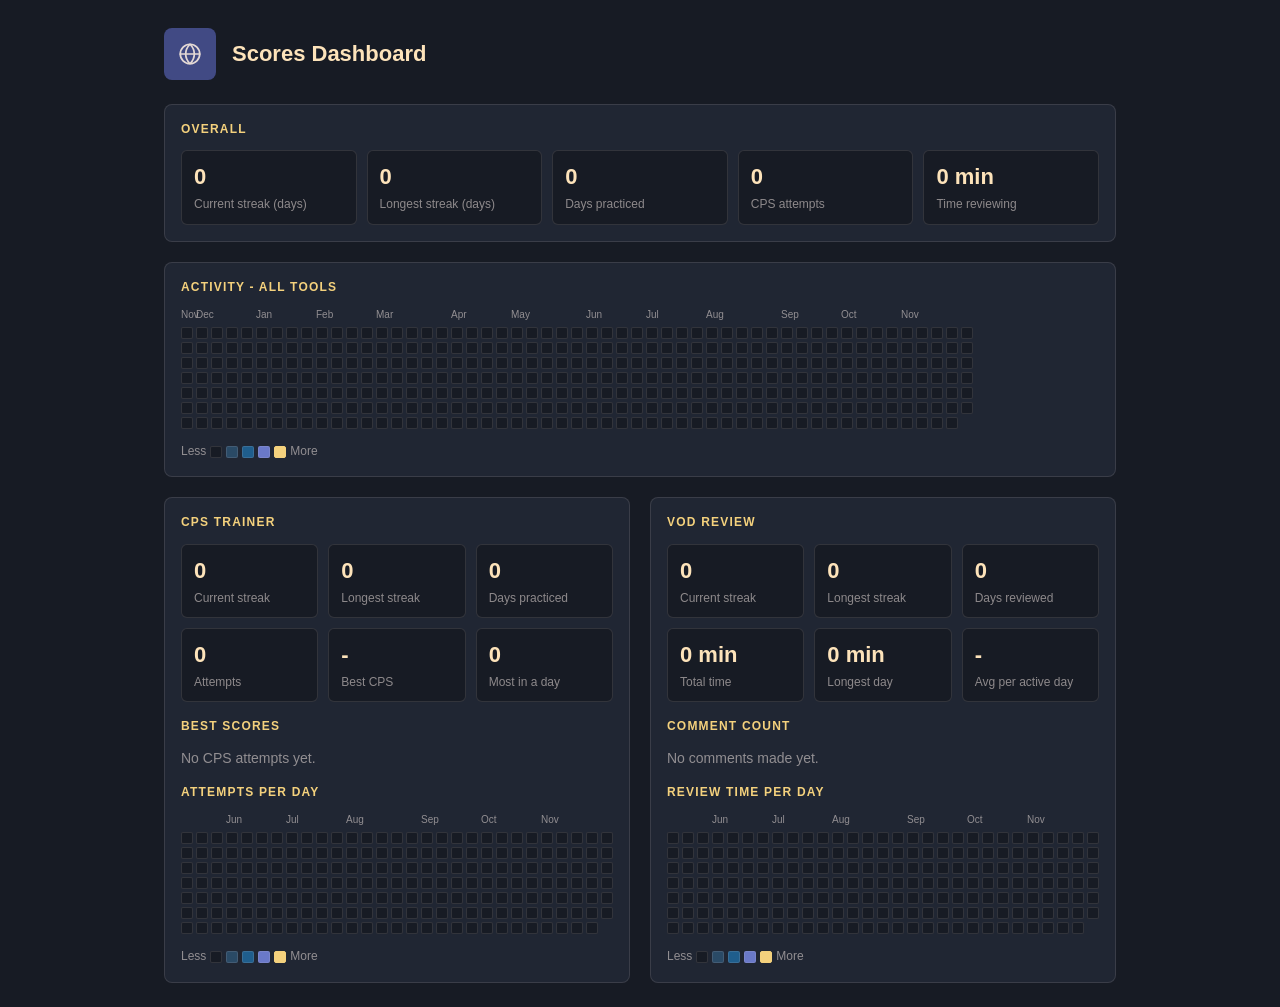
<file: sdb/index.html>
<!DOCTYPE html>
<html lang="en"><head><meta charset="utf-8">
<meta name="viewport" content="width=device-width, initial-scale=1">
<title>Saberkratia's Scores Dashboard</title>
<style>
:root{--bg:#171B24;--card:#202633;--white:#E4D9D5;--muted:rgba(228,217,213,.58);--border:rgba(228,217,213,.13);--cream:#FDE3BA;--yellow:#F4D17D;--blue:#1F5E8D;--indigo:#414A84;--dark:#393F4E}
*{box-sizing:border-box}
body{margin:0;background:var(--bg);color:var(--white);font:14px/1.45 Inter,"Segoe UI",Arial,sans-serif}
header{display:flex;align-items:center;gap:16px;padding:28px 24px 0;max-width:1000px;margin:0 auto}
.icon-widget{display:flex;align-items:center;justify-content:center;width:52px;height:52px;background:var(--indigo);border-radius:8px;color:var(--white);transition:.15s}
.icon-widget:hover{background:var(--blue);transform:translateY(-2px)}
h1{margin:0;font-size:22px;color:var(--cream)}
h2{margin:0 0 12px;font-size:12px;letter-spacing:.1em;text-transform:uppercase;color:var(--yellow)}
main{max-width:1000px;margin:0 auto;padding:24px}
.panel{background:var(--card);border:1px solid var(--border);border-radius:8px;padding:16px;margin-bottom:20px;min-width:0}
.stats{display:grid;grid-template-columns:repeat(auto-fill,minmax(150px,1fr));gap:10px}
.stat{background:var(--bg);border:1px solid var(--border);border-radius:6px;padding:10px 12px}
.stat b{display:block;font-size:22px;color:var(--cream)}
.stat span{font-size:12px;color:var(--muted)}
.hm-wrap{overflow-x:auto;padding-bottom:6px}
.hm{display:inline-grid;grid-auto-flow:column;grid-template-rows:repeat(7,12px);grid-auto-columns:12px;gap:3px}
.cell{width:12px;height:12px;border-radius:2px;background:var(--bg);border:1px solid var(--border)}
.cell.l1{background:#2a4a66}.cell.l2{background:#1F5E8D}.cell.l3{background:#6a79c9}.cell.l4{background:var(--yellow);border-color:var(--yellow)}
.months{display:grid;grid-auto-flow:column;grid-auto-columns:12px;gap:3px;font-size:10px;color:var(--muted);height:14px;margin-bottom:2px;white-space:nowrap}
.legend{display:flex;gap:4px;align-items:center;font-size:12px;color:var(--muted);margin-top:8px}
.tools{display:grid;grid-template-columns:repeat(auto-fit,minmax(min(100%,420px),1fr));gap:20px}
.tools .panel{margin-bottom:0;overflow:hidden}
.tools .stats{grid-template-columns:repeat(3,minmax(0,1fr))}
table{width:100%;border-collapse:collapse;font-size:13px}
th,td{text-align:left;padding:6px 8px;border-bottom:1px solid var(--border)}
th{color:var(--muted);font-weight:600}
.empty{color:var(--muted)}
</style></head>
<body>
<header>
<a class="icon-widget" href="../" aria-label="Visit saberkratia.com"><svg viewBox="0 0 24 24" width="26" height="26" fill="none" stroke="currentColor" stroke-width="1.6" stroke-linecap="round" stroke-linejoin="round" aria-hidden="true"><circle cx="12" cy="12" r="9"/><line x1="3" y1="12" x2="21" y2="12"/><path d="M12 3c2.6 2.6 4 5.7 4 9s-1.4 6.4-4 9c-2.6-2.6-4-5.7-4-9s1.4-6.4 4-9z"/></svg></a>
<h1>Scores Dashboard</h1>
</header>
<main>
<section class="panel"><h2>Overall</h2><div class="stats" id="gStats"></div></section>
<section class="panel"><h2>Activity - all tools</h2><div id="gHeat"></div></section>
<div class="tools">
<section class="panel"><h2>CPS Trainer</h2><div class="stats" id="cStats"></div><h2 style="margin-top:16px">Best scores</h2><div id="cBest"></div><h2 style="margin-top:16px">Attempts per day</h2><div id="cHeat"></div></section>
<section class="panel"><h2>VOD Review</h2><div class="stats" id="rStats"></div><h2 style="margin-top:16px">Comment count</h2><div id="rComments"></div><h2 style="margin-top:16px">Review time per day</h2><div id="rHeat"></div></section>
</div>
</main>
<script>
const REVIEW_MIN_SECONDS=300;
const pad=n=>String(n).padStart(2,"0");
const dayKey=d=>d.getFullYear()+"-"+pad(d.getMonth()+1)+"-"+pad(d.getDate());
const parseKey=k=>{const[y,m,d]=k.split("-").map(Number);return new Date(y,m-1,d)};
const addDays=(d,n)=>new Date(d.getFullYear(),d.getMonth(),d.getDate()+n);
const $=id=>document.getElementById(id);
const fmtDur=s=>s>=3600?(s/3600).toFixed(1)+" h":Math.round(s/60)+" min";

function readJson(key){try{return JSON.parse(localStorage.getItem(key))}catch(e){return null}}

// Older CPS attempts only stored a locale-formatted date string
function parseLegacyDate(s){
  const t=Date.parse(s);if(!isNaN(t))return t;
  const m=/(\d{1,2})[./-](\d{1,2})[./-](\d{4}),?\s*(\d{1,2})?:?(\d{2})?/.exec(String(s));
  return m?new Date(+m[3],+m[2]-1,+m[1],+(m[4]||0),+(m[5]||0)).getTime():NaN;
}

const cpsAttempts=[];
const cpsRaw=readJson("cps_scores")||{};
for(const[key,list]of Object.entries(cpsRaw)){
  if(!Array.isArray(list))continue;
  const[dur,mode]=key.includes("_")?key.split("_"):[key,"right"];
  for(const a of list){
    if(!a)continue;
    const t=Number.isFinite(a.ts)?a.ts:parseLegacyDate(a.date);
    if(isNaN(t)||!Number.isFinite(a.cps))continue;
    cpsAttempts.push({t,dur,mode,cps:a.cps});
  }
}
const cpsDays={};
for(const a of cpsAttempts){const k=dayKey(new Date(a.t));cpsDays[k]=(cpsDays[k]||0)+1}

const revRaw=((readJson("vodreview")||{}).review)||{};
const revDays={};
if(revRaw.days&&typeof revRaw.days==="object")for(const[k,s]of Object.entries(revRaw.days))if(/^\d{4}-\d{2}-\d{2}$/.test(k)&&Number.isFinite(s)&&s>0)revDays[k]=s;
const revActive=new Set(Object.keys(revDays).filter(k=>revDays[k]>=REVIEW_MIN_SECONDS));
const cpsActive=new Set(Object.keys(cpsDays));
const allActive=new Set([...cpsActive,...revActive]);

function streaks(set){
  const keys=[...set].sort();let longest=0,run=0,prev=null;
  for(const k of keys){run=prev&&dayKey(addDays(parseKey(k),-1))===prev?run+1:1;longest=Math.max(longest,run);prev=k}
  const today=new Date();let c=set.has(dayKey(today))?today:addDays(today,-1),cur=0;
  while(set.has(dayKey(c))){cur++;c=addDays(c,-1)}
  return{current:cur,longest};
}

const stat=(v,l)=>`<div class="stat"><b>${v}</b><span>${l}</span></div>`;

function heatmap(el,values,unit){
  const today=new Date();today.setHours(0,0,0,0);
  const total=52*7+today.getDay();
  const start=addDays(today,-total);
  const nums=Object.values(values).filter(v=>v>0).sort((a,b)=>a-b);
  const q=p=>nums.length?nums[Math.min(nums.length-1,Math.floor(p*nums.length))]:1;
  const t1=q(.25),t2=q(.5),t3=q(.75);
  const level=v=>!v?0:v<=t1?1:v<=t2?2:v<=t3?3:4;
  let cells="",months="",lastMonth=-1;
  for(let i=0;i<=total;i++){
    const d=addDays(start,i),k=dayKey(d),v=values[k]||0;
    if(d.getDay()===0){
      const m=d.getMonth();
      months+=`<span>${m!==lastMonth?d.toLocaleString(undefined,{month:"short"}):""}</span>`;lastMonth=m;
    }
    cells+=`<div class="cell l${level(v)}" title="${k}: ${v?unit(v):"no activity"}"></div>`;
  }
  el.innerHTML=`<div class="hm-wrap"><div class="months">${months}</div><div class="hm">${cells}</div></div>
  <div class="legend">Less <div class="cell"></div><div class="cell l1"></div><div class="cell l2"></div><div class="cell l3"></div><div class="cell l4"></div> More</div>`;
  el.firstElementChild.scrollLeft=1e6;
}

// Global heat per day: CPS attempts plus one for each day with a qualifying review
const globalDays={};
for(const k of cpsActive)globalDays[k]=cpsDays[k];
for(const k of revActive)globalDays[k]=(globalDays[k]||0)+1;

const gs=streaks(allActive),cs=streaks(cpsActive),rs=streaks(revActive);
const totalReview=Object.values(revDays).reduce((a,b)=>a+b,0);
$("gStats").innerHTML=stat(gs.current,"Current streak (days)")+stat(gs.longest,"Longest streak (days)")+stat(allActive.size,"Days practiced")+stat(cpsAttempts.length,"CPS attempts")+stat(fmtDur(totalReview),"Time reviewing");
heatmap($("gHeat"),globalDays,v=>`${v} activit${v===1?"y":"ies"}`);

const bestCps=cpsAttempts.reduce((m,a)=>Math.max(m,a.cps),0);
const mostDay=Object.values(cpsDays).reduce((m,v)=>Math.max(m,v),0);
$("cStats").innerHTML=stat(cs.current,"Current streak")+stat(cs.longest,"Longest streak")+stat(cpsActive.size,"Days practiced")+stat(cpsAttempts.length,"Attempts")+stat(bestCps?bestCps.toFixed(2):"-","Best CPS")+stat(mostDay,"Most in a day");
heatmap($("cHeat"),cpsDays,v=>`${v} attempt${v===1?"":"s"}`);

const best={};
for(const a of cpsAttempts){const k=a.dur+"s "+a.mode;const b=best[k]||(best[k]={n:0,best:0,sum:0});b.n++;b.sum+=a.cps;b.best=Math.max(b.best,a.cps)}
const rows=Object.entries(best).sort((a,b)=>parseInt(a[0])-parseInt(b[0])||a[0].localeCompare(b[0]));
$("cBest").innerHTML=rows.length?`<table><tr><th>Mode</th><th>Attempts</th><th>Best</th><th>Average</th></tr>${rows.map(([k,b])=>`<tr><td>${k}</td><td>${b.n}</td><td>${b.best.toFixed(2)}</td><td>${(b.sum/b.n).toFixed(2)}</td></tr>`).join("")}</table>`:`<div class="empty">No CPS attempts yet.</div>`;

const revKeys=Object.keys(revDays);
const bestRev=revKeys.reduce((m,k)=>Math.max(m,revDays[k]),0);
$("rStats").innerHTML=stat(rs.current,"Current streak")+stat(rs.longest,"Longest streak")+stat(revActive.size,`Days reviewed`)+stat(fmtDur(totalReview),"Total time")+stat(fmtDur(bestRev),"Longest day")+stat(revKeys.length?fmtDur(totalReview/revKeys.length):"-","Avg per active day");
const vods=Array.isArray((readJson("vodreview")||{}).vods)?readJson("vodreview").vods:[];
const byPlat={};let totalComments=0;
for(const v of vods){const n=Array.isArray(v&&v.comments)?v.comments.length:0;const b=byPlat[v.platform||"Other"]||(byPlat[v.platform||"Other"]={vods:0,comments:0});b.vods++;b.comments+=n;totalComments+=n}
$("rComments").innerHTML=vods.length?`<table><tr><th>Source</th><th>VODs</th><th>Comment count</th></tr>${Object.entries(byPlat).map(([k,b])=>`<tr><td>${k}</td><td>${b.vods}</td><td>${b.comments}</td></tr>`).join("")}<tr><td><b>Total</b></td><td><b>${vods.length}</b></td><td><b>${totalComments}</b></td></tr></table>`:`<div class="empty">No comments made yet.</div>`;
heatmap($("rHeat"),revDays,fmtDur);
</script>
</body></html>
</file>
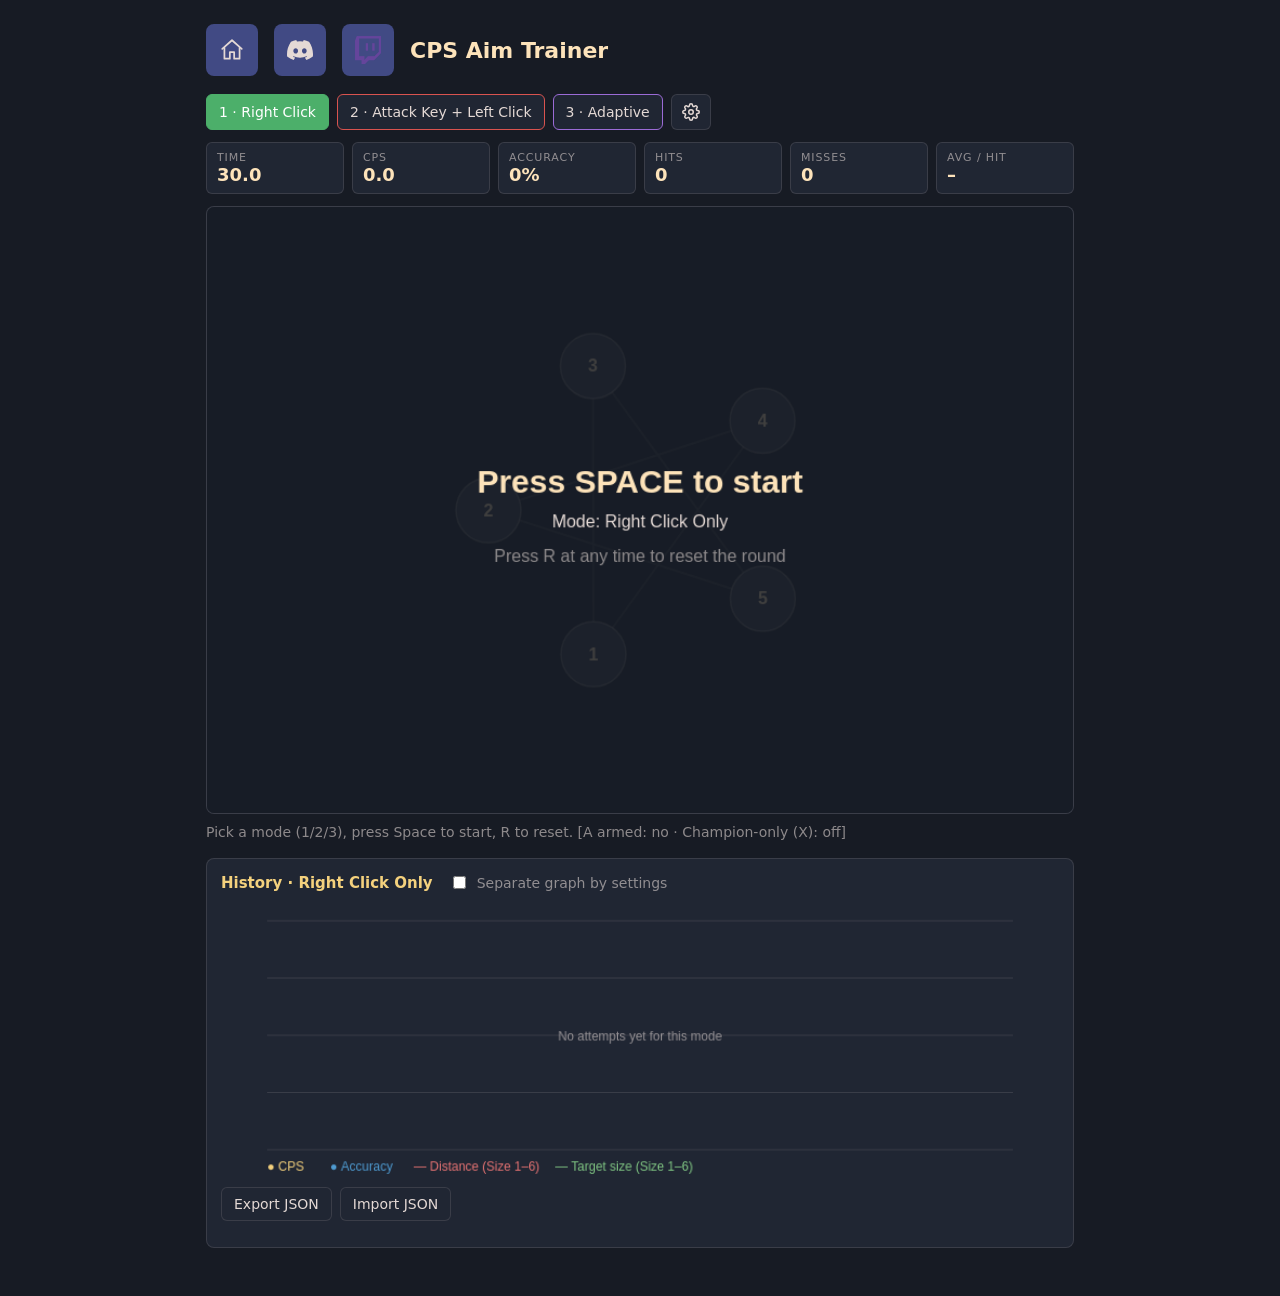
<file: public_html/aim/index.html>
<!DOCTYPE html>
<html lang="en">
<head>
<meta charset="UTF-8">
<meta name="viewport" content="width=device-width, initial-scale=1.0">
<title>Saberkratia's Aim Trainer</title>
<link rel="stylesheet" href="style.css">
</head>
<body>
<div class="page">
  <header>
    <a class="icon-widget" href="../" aria-label="Home">
      <svg viewBox="0 0 24 24" width="26" height="26" fill="none" stroke="currentColor" stroke-width="1.6" stroke-linecap="round" stroke-linejoin="round" aria-hidden="true"><path d="M3 11l9-8 9 8"></path><path d="M5 10v10h5v-6h4v6h5V10"></path></svg>
    </a>
    <a class="icon-widget" href="https://discord.gg/3MQgU75urQ" target="_blank" rel="noopener noreferrer" aria-label="Discord"><svg viewBox="0 0 24 24" width="26" height="26" fill="currentColor" aria-hidden="true"><path d="M20.317 4.37a19.79 19.79 0 0 0-4.885-1.515.074.074 0 0 0-.079.037c-.21.375-.444.865-.608 1.25a18.27 18.27 0 0 0-5.487 0 12.64 12.64 0 0 0-.617-1.25.077.077 0 0 0-.079-.037A19.74 19.74 0 0 0 3.677 4.37a.07.07 0 0 0-.032.027C.533 9.046-.32 13.58.099 18.057a.082.082 0 0 0 .031.057 19.9 19.9 0 0 0 5.993 3.03.078.078 0 0 0 .084-.028c.462-.63.874-1.295 1.226-1.994a.076.076 0 0 0-.041-.106 13.1 13.1 0 0 1-1.872-.892.077.077 0 0 1-.008-.128c.126-.094.252-.192.372-.291a.074.074 0 0 1 .078-.01c3.928 1.793 8.18 1.793 12.062 0a.074.074 0 0 1 .078.009c.12.099.246.198.373.292a.077.077 0 0 1-.006.127 12.3 12.3 0 0 1-1.873.892.077.077 0 0 0-.041.107c.36.698.772 1.362 1.225 1.993a.076.076 0 0 0 .084.028 19.84 19.84 0 0 0 6.002-3.03.077.077 0 0 0 .032-.054c.5-5.177-.838-9.674-3.549-13.66a.061.061 0 0 0-.031-.03zM8.02 15.33c-1.182 0-2.157-1.085-2.157-2.419 0-1.333.956-2.419 2.157-2.419 1.21 0 2.176 1.096 2.157 2.42 0 1.333-.956 2.418-2.157 2.418zm7.975 0c-1.183 0-2.157-1.085-2.157-2.419 0-1.333.955-2.419 2.157-2.419 1.21 0 2.176 1.096 2.157 2.42 0 1.333-.946 2.418-2.157 2.418z"/></svg></a>
    <a class="icon-widget twitch-link" href="https://www.twitch.tv/saberkratia" target="_blank" rel="noopener noreferrer" aria-label="Twitch">
      <img src="twitch.png" alt="Watch me on Twitch">
      <span class="live-badge" aria-hidden="true">LIVE</span>
    </a>
    <h1>CPS Aim Trainer</h1>
  </header>

  <section class="modes" id="modes">
    <button data-mode="right" class="active">1 · Right Click</button>
    <button data-mode="q">2 · Attack Key + Left Click</button>
    <button data-mode="adaptive">3 · Adaptive</button>
    <button id="settingsBtn" aria-label="Settings" title="Settings"><svg viewBox="0 0 24 24" width="18" height="18" fill="none" stroke="currentColor" stroke-width="2" stroke-linecap="round" stroke-linejoin="round" aria-hidden="true"><circle cx="12" cy="12" r="3"></circle><path d="M19.4 15a1.65 1.65 0 0 0 .33 1.82l.06.06a2 2 0 0 1 0 2.83 2 2 0 0 1-2.83 0l-.06-.06a1.65 1.65 0 0 0-1.82-.33 1.65 1.65 0 0 0-1 1.51V21a2 2 0 0 1-2 2 2 2 0 0 1-2-2v-.09A1.65 1.65 0 0 0 9 19.4a1.65 1.65 0 0 0-1.82.33l-.06.06a2 2 0 0 1-2.83 0 2 2 0 0 1 0-2.83l.06-.06a1.65 1.65 0 0 0 .33-1.82 1.65 1.65 0 0 0-1.51-1H3a2 2 0 0 1-2-2 2 2 0 0 1 2-2h.09A1.65 1.65 0 0 0 4.6 9a1.65 1.65 0 0 0-.33-1.82l-.06-.06a2 2 0 0 1 0-2.83 2 2 0 0 1 2.83 0l.06.06a1.65 1.65 0 0 0 1.82.33H9a1.65 1.65 0 0 0 1-1.51V3a2 2 0 0 1 2-2 2 2 0 0 1 2 2v.09a1.65 1.65 0 0 0 1 1.51 1.65 1.65 0 0 0 1.82-.33l.06-.06a2 2 0 0 1 2.83 0 2 2 0 0 1 0 2.83l-.06.06a1.65 1.65 0 0 0-.33 1.82V9a1.65 1.65 0 0 0 1.51 1H21a2 2 0 0 1 2 2 2 2 0 0 1-2 2h-.09a1.65 1.65 0 0 0-1.51 1z"></path></svg></button>
  </section>

  <div class="dropwrap"><section class="panel settings" id="settings" hidden>
    <button id="qKeyBtn">Attack key: A</button>
    <button id="champKeyBtn">Champ-only key: X</button>
    <label class="slider">Distance (<span id="radiusVal">Size 3</span>)
      <input type="range" id="radiusSlider" min="1" max="6" step="1" value="3" list="radiusOptions">
      <datalist id="radiusOptions">
        <option value="1"></option>
        <option value="2"></option>
        <option value="3"></option>
        <option value="4"></option>
        <option value="5"></option>
        <option value="6"></option>
      </datalist>
    </label>
    <label class="slider">Target size (<span id="sizeVal">Size 3</span>)
      <input type="range" id="sizeSlider" min="1" max="6" step="1" value="3" list="sizeOptions">
      <datalist id="sizeOptions">
        <option value="1"></option>
        <option value="2"></option>
        <option value="3"></option>
        <option value="4"></option>
        <option value="5"></option>
        <option value="6"></option>
      </datalist>
    </label>
    <label class="slider">Click volume <input type="range" id="volSlider" min="0" max="100" step="1" value="40"></label>
    <label class="slider"><input type="checkbox" id="forgiveChk" checked> Forgiving mode (missed clicks advance to next target)</label>
  </section></div>

  <section class="stats">
    <div><span>Time</span><b id="sTime">30.0</b></div>
    <div><span>CPS</span><b id="sCps">0.0</b></div>
    <div><span>Accuracy</span><b id="sAcc">0%</b></div>
    <div><span>Hits</span><b id="sHits">0</b></div>
    <div><span>Misses</span><b id="sMiss">0</b></div>
    <div><span>Avg / hit</span><b id="sAvg">–</b></div>
  </section>

  <section class="arena">
    <canvas id="game" width="800" height="560"></canvas>
  </section>

  <p class="hint" id="hint"></p>

  <section class="panel">
    <div class="row graph-filter">
      <h2 id="graphTitle">History</h2>
      <label class="slider"><input type="checkbox" id="splitChk"> Separate graph by settings</label>
      <select id="splitSel" aria-label="Settings to show" hidden></select>
    </div>
    <canvas id="graph" width="800" height="260"></canvas>
    <div class="row">
      <button id="exportBtn">Export JSON</button>
      <button id="importBtn">Import JSON</button>
      <input type="file" id="importFile" accept="application/json" hidden>
    </div>
  </section>
</div>
<script src="script.js"></script>
<script src="../twitch-status.js" defer></script>
</body>
</html>
</file>
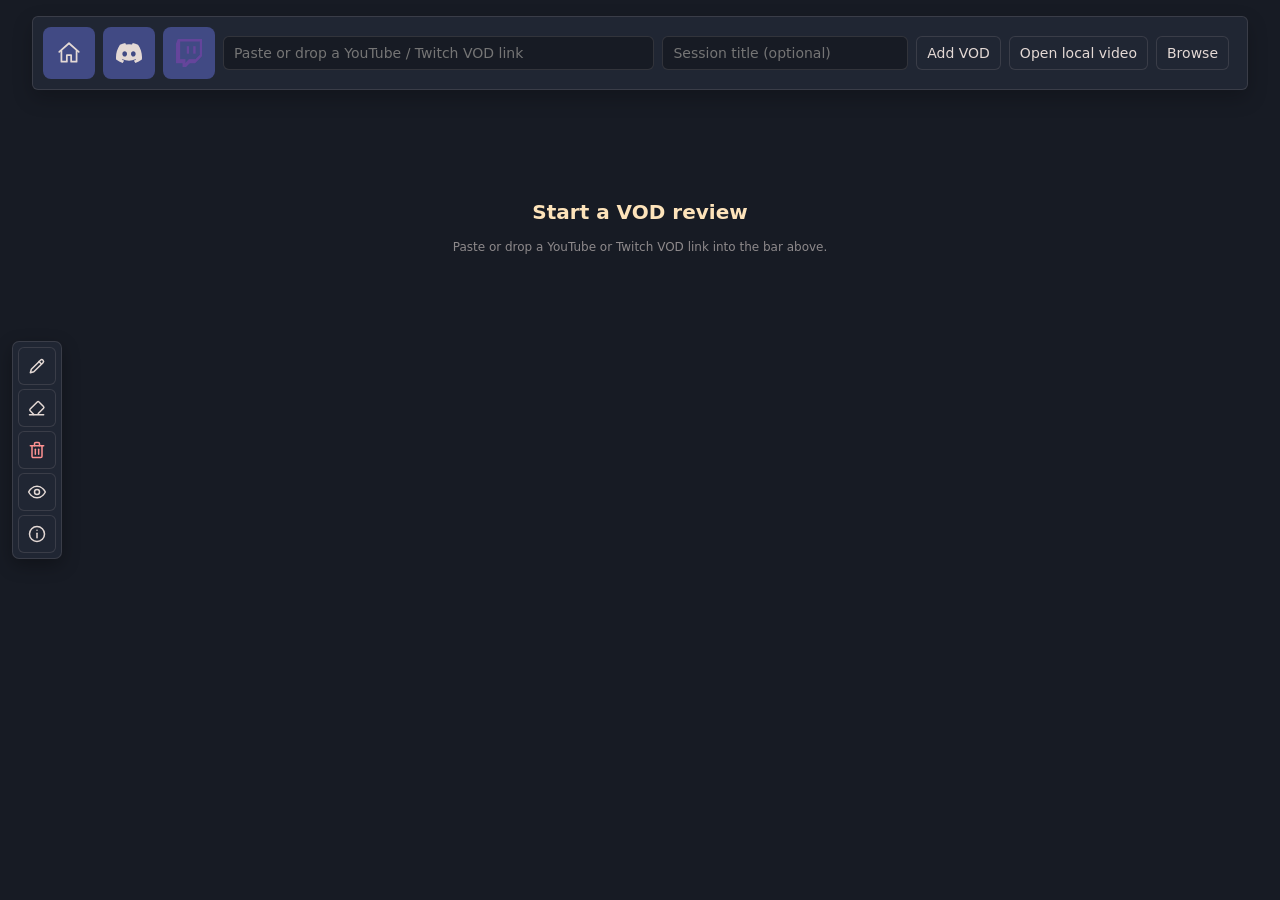
<file: public_html/rev/index.html>
<!DOCTYPE html>
<html lang="en"><head><meta charset="utf-8">
<meta name="referrer" content="strict-origin-when-cross-origin"><meta name="viewport" content="width=device-width, initial-scale=1, viewport-fit=cover">
<title>VOD Review</title>
<style>
:root{--bg:#171B24;--card:#202633;--white:#E4D9D5;--muted:rgba(228,217,213,.58);--border:rgba(228,217,213,.13);--cream:#FDE3BA;--yellow:#F4D17D;--blue:#1F5E8D;--indigo:#414A84;--dark:#393F4E;box-sizing:border-box;padding-top:env(safe-area-inset-top,0px);padding-bottom:env(safe-area-inset-bottom,0px)}
html{scroll-padding-top:env(safe-area-inset-top,0px)}
*{box-sizing:border-box}
body{margin:0;background:var(--bg);color:var(--white);font:14px/1.45 Inter,"Segoe UI",system-ui,sans-serif}
.wrap{max-width:1240px;margin:0 auto;padding:16px 16px 40px}
header{display:flex;gap:8px;align-items:center;flex-wrap:wrap;padding:16px 0;border-bottom:1px solid var(--border);margin-bottom:20px}
.quick-add{position:sticky;top:16px;z-index:10;display:flex;gap:8px;align-items:center;flex-wrap:wrap;padding:10px;margin:0 -4px 14px;background:var(--card);border:1px solid var(--border);border-radius:6px;box-shadow:0 8px 20px rgba(0,0,0,.22)}
.quick-add #quickUrl{flex:2 1 300px}
.quick-add #quickTitle{flex:1 1 180px}
.quick-add.drop-active{outline:2px dashed var(--yellow);outline-offset:2px}
.quick-icons{display:flex;gap:8px}
.quick-add .drop-status{font-size:12px;color:var(--muted)}
.logo{font-weight:800;color:var(--cream);margin-right:auto;font-size:16px}
.logo b{color:var(--yellow)}
h2{color:var(--cream);margin:0 0 10px;font-size:20px}
h3{color:var(--yellow);margin:0 0 8px;font-size:12px;text-transform:uppercase;letter-spacing:.1em;font-weight:800}
button,input,select,textarea{font:inherit;color:var(--white);background:var(--card);border:1px solid var(--border);border-radius:6px;padding:6px 10px}
button{cursor:pointer;transition:.15s}
button:hover,.card.click:hover{background:var(--blue);border-color:var(--blue);transform:translateY(-1px)}
button.on{background:var(--indigo);border-color:var(--indigo);color:var(--cream)}
button.x{padding:2px 7px;color:var(--muted)}
input,select,textarea{width:100%;background:var(--bg)}
textarea{resize:vertical;min-height:60px}
.card{background:var(--card);border:1px solid var(--border);border-radius:8px;padding:12px;transition:.15s}
.card.click{cursor:pointer}
.grid{display:grid;grid-template-columns:repeat(auto-fill,minmax(250px,1fr));gap:10px}
.muted{color:var(--muted);font-size:12px}
.sec{margin-bottom:24px}
.row{display:flex;gap:6px;align-items:center;flex-wrap:wrap}
.row>*{flex:0 1 auto}.grow{flex:1 1 140px!important}
.tile{display:inline-block;background:var(--indigo);color:var(--cream);border-radius:5px;padding:1px 7px;font-size:11px;font-weight:700}
.ws{display:grid;grid-template-columns:minmax(0,1fr) 380px;gap:14px}
@media(max-width:900px){.ws{grid-template-columns:1fr}}
.ws>.card{display:flex;height:70vh;min-height:62vh;max-height:78vh;overflow:hidden}
#panel{display:flex;flex:1;flex-direction:column;min-height:0;width:100%}
body.cinema{overflow:hidden}
body.cinema .wrap{max-width:none;padding:8px}
body.cinema .quick-add,body.cinema #main>.row:first-child{display:none}
body.cinema .ws{grid-template-columns:minmax(0,1fr) 320px;gap:8px;height:calc(100vh - 16px)}
body.cinema .ws>div:first-child{display:flex;flex-direction:column;min-width:0;min-height:0}
body.cinema .player{flex:1;min-height:0;aspect-ratio:auto;width:100%}
body.cinema .ws>.card{min-height:0;max-height:none;height:100%}
@media(max-width:900px){body.cinema{overflow:auto}body.cinema .ws{grid-template-columns:1fr;height:auto}body.cinema .player{flex:none;aspect-ratio:16/9}}
.drawer{position:fixed;z-index:20;inset:0 0 0 auto;width:min(410px,100vw);padding:18px;background:var(--bg);border-left:1px solid var(--border);overflow:auto;transform:translateX(102%);transition:transform .2s ease}
.drawer.open{transform:translateX(0)}
.scrim{position:fixed;z-index:19;inset:0;background:rgba(0,0,0,.55);opacity:0;pointer-events:none;transition:opacity .2s}
.scrim.open{opacity:1;pointer-events:auto}
.ink-canvas{position:fixed;inset:0;z-index:45;width:100vw;height:100vh;pointer-events:none;touch-action:none}
.ink-canvas.active{pointer-events:auto;cursor:url("data:image/svg+xml,%3Csvg xmlns='http://www.w3.org/2000/svg' width='24' height='24' viewBox='0 0 24 24'%3E%3Cpath d='m4 20 4.2-1 11-11a2.1 2.1 0 0 0-3-3l-11 11L4 20Z' fill='white' stroke='%23171B24' stroke-width='1.5'/%3E%3C/svg%3E") 3 20,crosshair}
.ink-canvas.active.erase{cursor:cell}
.ink-size{position:fixed;z-index:46;display:none;border:1.5px solid #fff;border-radius:50%;box-shadow:0 0 0 1px rgba(0,0,0,.7),inset 0 0 0 1px rgba(0,0,0,.7);transform:translate(-50%,-50%);pointer-events:none}
.ink-tools{position:fixed;z-index:50;left:12px;top:50%;transform:translateY(-50%);display:flex;flex-direction:column;gap:4px;padding:5px;background:var(--card);border:1px solid var(--border);border-radius:7px;box-shadow:0 6px 18px rgba(0,0,0,.3)}
.ink-tools button{min-width:0;width:38px;height:38px;padding:0;display:flex;align-items:center;justify-content:center;font-size:16px;line-height:1}
.ink-tools button.on{background:var(--yellow);border-color:var(--yellow);color:#171B24}
.ink-tools #clearInk{color:#ff9292}
.ink-tools #hideInk .off{display:none}
.ink-tools #hideInk.on .off{display:block}
.ink-canvas.hidden{display:none}
.info-pop{position:fixed;z-index:51;left:64px;top:50%;transform:translateY(-50%);display:none;max-height:calc(100vh - 24px);overflow:auto;width:min(360px,calc(100vw - 76px));padding:12px 14px;background:var(--card);border:1px solid var(--border);border-radius:8px;box-shadow:0 8px 24px rgba(0,0,0,.35)}
.info-pop.open{display:block}
.info-pop dl{display:grid;grid-template-columns:auto 1fr;gap:6px 12px;margin:0;align-items:center}
.info-pop dt{white-space:nowrap}.info-pop dd{margin:0;color:var(--muted)}
.panel-tabs{display:flex;gap:4px;margin-bottom:8px}.panel-tabs button.on{background:var(--yellow);border-color:var(--yellow);color:#171B24}
#goals{flex:1;min-height:0;width:100%;resize:none}
*{scrollbar-width:thin;scrollbar-color:var(--border) transparent}
@supports not (scrollbar-color:auto){*::-webkit-scrollbar{width:6px;height:6px}*::-webkit-scrollbar-track{background:transparent}*::-webkit-scrollbar-thumb{background:var(--border);border-radius:6px}*::-webkit-scrollbar-thumb:hover{background:var(--yellow)}}
.note-list{flex:1 1 0;min-height:0;overflow-y:auto;padding-right:2px;margin-bottom:8px}
.note-compose{position:static;flex:none;margin-top:auto;background:var(--card);border-top:1px solid var(--border);padding:12px 0 2px}
.note-compose>.row:first-child{margin-bottom:8px;padding-bottom:3px}
.note-compose>#nt{margin-top:2px;margin-bottom:4px;min-height:72px}
.note-entry{padding:3px 0}
.note-view{display:flex;align-items:flex-start;gap:8px;min-width:0}
.note-text{flex:1;min-width:0;white-space:pre-wrap;overflow-wrap:anywhere}
.note-actions{display:flex;flex:none;gap:4px}
.note-actions button{padding:3px 7px}
.note-edit{width:100%;min-width:0}
.note-edit textarea{display:block;width:100%;min-width:0;min-height:68px;max-height:160px;resize:vertical}
.note-edit .row{justify-content:flex-end;margin-top:6px}
.note-toolbar{display:flex;align-items:center;justify-content:space-between;gap:8px;flex-wrap:nowrap;margin-top:8px}.note-toolbar>#na{white-space:nowrap}.export-split button{white-space:nowrap}
.export-split{display:inline-flex;align-items:stretch;border:1px solid var(--border);border-radius:6px;overflow:hidden}
.export-split button,.export-split select{width:auto;min-width:0;border:0;border-radius:0}.export-split button{display:flex;align-items:center;justify-content:center;text-align:center}
.export-split select{border-left:1px solid var(--border);padding:6px 2px 6px 6px;font-size:12px;width:calc(8ch + 22px);flex:none}
@media(max-width:520px){.ws>.card{min-height:55vh;max-height:72vh}.note-toolbar{align-items:stretch}.note-toolbar>#na,.export-split{flex:1}.export-split>*{flex:1}}
.toast{position:fixed;z-index:30;bottom:16px;left:50%;transform:translateX(-50%);padding:10px 14px;background:#7e3434;color:#fff;border-radius:6px;display:none;max-width:calc(100vw - 32px)}
.empty{max-width:620px;margin:12vh auto;text-align:center}
.player{aspect-ratio:16/9;background:#000;border-radius:8px;overflow:hidden;border:1px solid var(--border)}
.player.drop-active{outline:2px dashed var(--yellow);outline-offset:2px}
.player iframe{width:100%;height:100%;border:0}
.player video{display:block;width:100%;height:100%;object-fit:contain;background:#000}
.local-missing{display:flex;width:100%;height:100%;flex-direction:column;align-items:center;justify-content:center;gap:10px;padding:20px;text-align:center}
.tl{position:relative;height:34px;background:var(--card);border:1px solid var(--border);border-radius:8px;margin:10px 0}
.tl-tip{position:fixed;z-index:60;display:none;transform:translate(-50%,calc(-100% - 6px));padding:2px 7px;background:var(--dark);color:var(--cream);border:1px solid var(--border);border-radius:4px;font-size:12px;font-weight:700;font-variant-numeric:tabular-nums;pointer-events:none}
.mk{position:absolute;top:4px;width:8px;height:24px;border-radius:3px;cursor:pointer;transform:translateX(-4px);opacity:.9}
.mk:hover{transform:translateX(-4px) scaleY(1.15)}
.head{position:absolute;top:0;bottom:0;width:2px;background:var(--cream)}
.item{padding:8px 0;border-bottom:1px solid var(--border)}
.ts{color:var(--yellow);font-weight:700;cursor:pointer;font-variant-numeric:tabular-nums}
.done{text-decoration:line-through;opacity:.5}
.bar{height:5px;background:var(--bg);border-radius:3px;overflow:hidden}.bar i{display:block;height:100%;background:var(--blue)}
.tabs{display:flex;gap:4px;margin-bottom:10px;flex-wrap:wrap}
kbd{background:var(--dark);border-radius:4px;padding:0 5px;font-size:11px}
.icon-widget{display:flex;align-items:center;justify-content:center;flex:0 0 auto;width:52px;height:52px;background:var(--indigo);border-radius:8px;color:var(--white);transition:.15s}
.icon-widget:hover{background:var(--blue);transform:translateY(-2px)}
.icon-widget img{display:block;width:28px;height:28px;object-fit:contain}
.twitch-link{position:relative;isolation:isolate;overflow:hidden}
.twitch-link>*{position:relative;z-index:1}
.live-badge{display:none;position:absolute;right:3px;bottom:3px;padding:1px 3px;background:#d94242;color:#fff;border-radius:3px;font-size:.45rem;font-weight:900;letter-spacing:.04em}
.twitch-link.is-live{box-shadow:0 0 0 1px #d94242,0 0 14px rgba(217,66,66,.3)}
.twitch-link.is-live .live-badge{display:inline-block}
.twitch-link.is-live::after{position:absolute;z-index:0;top:-50%;bottom:-50%;left:-45%;width:28%;background:linear-gradient(90deg,transparent,rgba(255,255,255,.28),transparent);content:"";pointer-events:none;transform:skewX(-20deg);animation:twitch-shine 2.8s ease-in-out infinite}
@keyframes twitch-shine{0%,35%{left:-45%}75%,100%{left:125%}}
@media(prefers-reduced-motion:reduce){.twitch-link.is-live::after{animation:none}}
</style></head><body><div class="wrap">
<section class="quick-add" id="dropZone" aria-label="Add a video"><span class="quick-icons"><a class="icon-widget" href="../" aria-label="Home"><svg viewBox="0 0 24 24" width="26" height="26" fill="none" stroke="currentColor" stroke-width="1.6" stroke-linecap="round" stroke-linejoin="round" aria-hidden="true"><path d="M3 11l9-8 9 8"></path><path d="M5 10v10h5v-6h4v6h5V10"></path></svg></a><a class="icon-widget" href="https://discord.gg/3MQgU75urQ" target="_blank" rel="noopener noreferrer" aria-label="Discord"><svg viewBox="0 0 24 24" width="26" height="26" fill="currentColor" aria-hidden="true"><path d="M20.317 4.37a19.79 19.79 0 0 0-4.885-1.515.074.074 0 0 0-.079.037c-.21.375-.444.865-.608 1.25a18.27 18.27 0 0 0-5.487 0 12.64 12.64 0 0 0-.617-1.25.077.077 0 0 0-.079-.037A19.74 19.74 0 0 0 3.677 4.37a.07.07 0 0 0-.032.027C.533 9.046-.32 13.58.099 18.057a.082.082 0 0 0 .031.057 19.9 19.9 0 0 0 5.993 3.03.078.078 0 0 0 .084-.028c.462-.63.874-1.295 1.226-1.994a.076.076 0 0 0-.041-.106 13.1 13.1 0 0 1-1.872-.892.077.077 0 0 1-.008-.128c.126-.094.252-.192.372-.291a.074.074 0 0 1 .078-.01c3.928 1.793 8.18 1.793 12.062 0a.074.074 0 0 1 .078.009c.12.099.246.198.373.292a.077.077 0 0 1-.006.127 12.3 12.3 0 0 1-1.873.892.077.077 0 0 0-.041.107c.36.698.772 1.362 1.225 1.993a.076.076 0 0 0 .084.028 19.84 19.84 0 0 0 6.002-3.03.077.077 0 0 0 .032-.054c.5-5.177-.838-9.674-3.549-13.66a.061.061 0 0 0-.031-.03zM8.02 15.33c-1.182 0-2.157-1.085-2.157-2.419 0-1.333.956-2.419 2.157-2.419 1.21 0 2.176 1.096 2.157 2.42 0 1.333-.956 2.418-2.157 2.418zm7.975 0c-1.183 0-2.157-1.085-2.157-2.419 0-1.333.955-2.419 2.157-2.419 1.21 0 2.176 1.096 2.157 2.42 0 1.333-.946 2.418-2.157 2.418z"/></svg></a><a class="icon-widget twitch-link" href="https://www.twitch.tv/saberkratia" target="_blank" rel="noopener noreferrer" aria-label="Twitch"><img src="twitch.png" alt="Watch me on Twitch"><span class="live-badge" aria-hidden="true">LIVE</span></a></span><input id="quickUrl" aria-label="VOD link" placeholder="Paste or drop a YouTube / Twitch VOD link"><input id="quickTitle" aria-label="Session title" placeholder="Session title (optional)"><button id="quickAdd">Add VOD</button><button id="localPick" title="Review a video file from this device">Open local video</button><button id="libraryToggle" title="Open library (B)" aria-label="Browse library" aria-expanded="false">Browse</button><input id="localInput" type="file" accept="video/*,.mkv,.avi" hidden><span class="drop-status" id="dropStatus"></span></section>
<main id="main"></main><canvas id="inkCanvas" class="ink-canvas" aria-label="Screen drawing overlay"></canvas><div class="ink-tools" role="toolbar" aria-label="Screen tools"><button id="penTool" title="Pen tool (W)" aria-label="Pen"><svg viewBox="0 0 24 24" width="20" height="20" fill="none" stroke="currentColor" stroke-width="1.8" stroke-linecap="round" stroke-linejoin="round"><path d="m4 20 4.2-1 11-11a2.1 2.1 0 0 0-3-3l-11 11L4 20Z"/><path d="m14.3 6.7 3 3"/></svg></button><button id="eraserTool" title="Eraser tool (E)" aria-label="Eraser"><svg viewBox="0 0 24 24" width="20" height="20" fill="none" stroke="currentColor" stroke-width="1.8" stroke-linecap="round" stroke-linejoin="round"><path d="M20 20H8.5L3.8 15.3a1.5 1.5 0 0 1 0-2.1l8.5-8.5a1.5 1.5 0 0 1 2.1 0l5.4 5.4a1.5 1.5 0 0 1 0 2.1L13.5 18.5"/><path d="M8 20H3"/></svg></button><button id="clearInk" title="Clear all writing" aria-label="Clear all writing"><svg viewBox="0 0 24 24" width="20" height="20" fill="none" stroke="currentColor" stroke-width="1.8" stroke-linecap="round" stroke-linejoin="round"><path d="M4 7h16"/><path d="M9 7V4.5A1.5 1.5 0 0 1 10.5 3h3A1.5 1.5 0 0 1 15 4.5V7"/><path d="M18 7v12.5A1.5 1.5 0 0 1 16.5 21h-9A1.5 1.5 0 0 1 6 19.5V7"/><path d="M10 11v6"/><path d="M14 11v6"/></svg></button><button id="hideInk" title="Hide writing (H)" aria-label="Hide writing" aria-pressed="false"><svg viewBox="0 0 24 24" width="20" height="20" fill="none" stroke="currentColor" stroke-width="1.8" stroke-linecap="round" stroke-linejoin="round"><path d="M2 12s3.6-7 10-7 10 7 10 7-3.6 7-10 7S2 12 2 12Z"/><circle cx="12" cy="12" r="3"/><path class="off" d="M4 4l16 16"/></svg></button><button id="infoBtn" title="Keyboard and mouse shortcuts" aria-label="Shortcuts" aria-expanded="false"><svg viewBox="0 0 24 24" width="20" height="20" fill="none" stroke="currentColor" stroke-width="1.8" stroke-linecap="round" stroke-linejoin="round"><circle cx="12" cy="12" r="9"/><path d="M12 11v5.5"/><path d="M12 7.6v.01"/></svg></button></div><div class="info-pop" id="infoPop" role="dialog" aria-label="Shortcuts"><h3>Shortcuts</h3><dl><dt><kbd>Space</kbd></dt><dd>Play / pause</dd><dt><kbd>←</kbd> <kbd>→</kbd></dt><dd>Seek 5 seconds</dd><dt><kbd>1</kbd>–<kbd>5</kbd></dt><dd>Playback speed</dd><dt><kbd>N</kbd></dt><dd>focus note text area</dd><dt><kbd>G</kbd></dt><dd>Goals tab</dd><dt><kbd>B</kbd></dt><dd>Library</dd><dt><kbd>T</kbd></dt><dd>Cinema mode</dd><dt><kbd>Esc</kbd></dt><dd>Leave cinema mode</dd><dt><kbd>W</kbd></dt><dd>Pen</dd><dt><kbd>E</kbd></dt><dd>Eraser</dd><dt><kbd>H</kbd></dt><dd>Hide / show writing</dd><dt><kbd>Ctrl</kbd>+<kbd>Z</kbd></dt><dd>Undo stroke</dd><dt><kbd>Ctrl</kbd>+<kbd>Y</kbd> / <kbd>Ctrl</kbd>+<kbd>Shift</kbd>+<kbd>Z</kbd></dt><dd>Redo stroke</dd><dt><kbd>Ctrl</kbd>+<kbd>E</kbd></dt><dd>Clear all writing</dd><dt><kbd>Shift</kbd>+drag</dt><dd>Resize pen / eraser</dd><dt><kbd>Enter</kbd></dt><dd>Add note</dd><dt><kbd>Shift</kbd>+<kbd>Enter</kbd></dt><dd>New line in a note</dd></dl></div><div class="scrim" id="scrim"></div><aside class="drawer" id="drawer" aria-label="VOD library"></aside><div class="toast" id="toast" role="alert"></div></div>
<script>
let S={vods:[],user:{name:"Player",prefs:{}}},invalidStoredData=false;
try{const r=localStorage.getItem("vodreview");if(r){const parsed=JSON.parse(r);if(validBackup(parsed))S=parsed;else invalidStoredData=true}}catch(e){invalidStoredData=true}
S.vods.forEach(v=>{v.comments||=[];delete v.tasks;delete v.goals;delete v.summary;delete v.champion;delete v.role;delete v.result;delete v.patch;delete v.opp;delete v.tags;delete v.status;delete v.completedAt});
const save=()=>{if(!validBackup(S)){notify("Changes were not saved because the library data is invalid.");return false}try{localStorage.setItem("vodreview",JSON.stringify(S));return true}catch(e){notify("Could not save changes. Export a library backup and free browser storage space.");return false}};
const $=s=>document.querySelector(s);const uid=()=>Math.random().toString(36).slice(2,10);
const esc=s=>String(s??"").replace(/[&<>"]/g,c=>({"&":"&amp;","<":"&lt;",">":"&gt;",'"':"&quot;"}[c]));
const fmt=t=>{t=Math.floor(t);const h=Math.floor(t/3600),m=Math.floor(t%3600/60),s=t%60;return(h?h+":"+String(m).padStart(2,"0"):m)+":"+String(s).padStart(2,"0")};
const parseT=s=>{const parts=s.trim().split(":");if(parts.length>3||parts.some(x=>!/^\d+$/.test(x)))return NaN;return parts.reduce((total,part)=>total*60+Number(part),0)};
let rate=1,V=S.vods.find(v=>v.id===S.lastVodId)?.id||S.vods[S.vods.length-1]?.id||null,cur=0,dur=0,playing=false,libraryOpen=false,filt={q:""},toastTimer,localObjectUrl=null,subtitleObjectUrl=null,pendingLocalId=null,localDbPromise=null;
const localFiles=new Map();
const localSubtitles=new Map();
let inkMode=null,inkContext=null,inkBaseCanvas=null,inkBaseContext=null,inkDrawing=false,inkStroke=null,inkDpr=1,inkWidth=0,inkHeight=0,inkActions=[],inkIndex=0,inkSizes={pen:3,erase:28},inkResize=null;
const vod=()=>S.vods.find(v=>v.id===V);
const REVIEW_MIN_SECONDS=300;
const dayKey=d=>d.getFullYear()+"-"+String(d.getMonth()+1).padStart(2,"0")+"-"+String(d.getDate()).padStart(2,"0");
function normReview(){const r=S.review&&typeof S.review==="object"?S.review:{},days={};if(r.days&&typeof r.days==="object")for(const[k,s]of Object.entries(r.days))if(/^\d{4}-\d{2}-\d{2}$/.test(k)&&Number.isFinite(s)&&s>0)days[k]=Math.round(s);S.review={days,reviewedDays:[],currentStreak:0,longestStreak:0};calcStreak()}
function calcStreak(){const R=S.review,keys=Object.keys(R.days).filter(k=>R.days[k]>=REVIEW_MIN_SECONDS).sort();R.reviewedDays=keys;const set=new Set(keys),step=k=>{const[y,m,d]=k.split("-").map(Number);return new Date(y,m-1,d-1)};let longest=0,run=0,prev=null;for(const k of keys){const[y,m,d]=k.split("-").map(Number);run=prev&&dayKey(new Date(y,m-1,d-1))===prev?run+1:1;longest=Math.max(longest,run);prev=k}const t=new Date();let k=dayKey(t);if(!set.has(k))k=dayKey(new Date(t.getFullYear(),t.getMonth(),t.getDate()-1));let cs=0;while(set.has(k)){cs++;k=dayKey(step(k))}R.currentStreak=cs;R.longestStreak=Math.max(longest,cs)}
let lastReviewTick=Date.now(),reviewDirty=0;
setInterval(()=>{const now=Date.now(),dt=Math.min(5,(now-lastReviewTick)/1000);lastReviewTick=now;if(!playing||document.hidden||!vod())return;const k=dayKey(new Date()),R=S.review,before=R.days[k]||0;R.days[k]=before+dt;reviewDirty+=dt;if(before<REVIEW_MIN_SECONDS&&R.days[k]>=REVIEW_MIN_SECONDS){calcStreak();save();reviewDirty=0;notify("Review streak: "+R.currentStreak+" day"+(R.currentStreak===1?"":"s"))}else if(reviewDirty>=10){save();reviewDirty=0}},1000);
function savePos(){const v=vod();if(!v||!(cur>0)||Math.floor(v.pos||0)===Math.floor(cur))return;v.pos=Math.floor(cur);save()}setInterval(savePos,5000);addEventListener("pagehide",()=>{savePos();if(reviewDirty>0)save()});addEventListener("beforeunload",savePos);document.addEventListener("visibilitychange",()=>{if(document.hidden)savePos()});normReview();

let inkHidden=false;function setInkHidden(on){inkHidden=on;$("#inkCanvas").classList.toggle("hidden",on);$("#hideInk").classList.toggle("on",on);$("#hideInk").setAttribute("aria-pressed",String(on));$("#hideInk").title=on?"Show writing (H)":"Hide writing (H)";if(on&&inkMode)setInkMode(null)}
function setInkMode(mode){if(inkHidden&&mode)setInkHidden(false);inkMode=inkMode===mode?null:mode;const canvas=$("#inkCanvas");canvas.classList.toggle("active",inkMode!==null);canvas.classList.toggle("erase",inkMode==="erase");$("#penTool").classList.toggle("on",inkMode==="pen");$("#eraserTool").classList.toggle("on",inkMode==="erase");$("#penTool").setAttribute("aria-pressed",String(inkMode==="pen"));$("#eraserTool").setAttribute("aria-pressed",String(inkMode==="erase"))}
function drawInkAction(ctx,action){if(!action.points.length)return;ctx.globalCompositeOperation=action.tool==="erase"?"destination-out":"source-over";ctx.strokeStyle=action.color;ctx.lineWidth=action.width;ctx.lineCap="round";ctx.lineJoin="round";ctx.beginPath();ctx.moveTo(action.points[0].x,action.points[0].y);if(action.points.length===1)ctx.lineTo(action.points[0].x+.1,action.points[0].y+.1);else action.points.slice(1).forEach(p=>ctx.lineTo(p.x,p.y));ctx.stroke()}
function renderInk(){if(!inkContext||!inkBaseCanvas)return;inkContext.globalCompositeOperation="source-over";inkContext.clearRect(0,0,inkWidth,inkHeight);inkContext.drawImage(inkBaseCanvas,0,0,inkWidth,inkHeight);for(let i=0;i<inkIndex;i++)drawInkAction(inkContext,inkActions[i]);if(inkStroke)drawInkAction(inkContext,inkStroke);inkContext.globalCompositeOperation="source-over"}
function resizeInkCanvas(){const canvas=$("#inkCanvas"),old=inkBaseCanvas;inkDpr=window.devicePixelRatio||1;inkWidth=window.innerWidth;inkHeight=window.innerHeight;canvas.width=Math.round(inkWidth*inkDpr);canvas.height=Math.round(inkHeight*inkDpr);inkBaseCanvas=document.createElement("canvas");inkBaseCanvas.width=canvas.width;inkBaseCanvas.height=canvas.height;inkContext=canvas.getContext("2d");inkBaseContext=inkBaseCanvas.getContext("2d");inkContext.setTransform(inkDpr,0,0,inkDpr,0,0);inkBaseContext.setTransform(inkDpr,0,0,inkDpr,0,0);if(old)inkBaseContext.drawImage(old,0,0,inkWidth,inkHeight);renderInk()}
function commitInkAction(action){if(inkIndex<inkActions.length)inkActions.splice(inkIndex);inkActions.push(action);inkIndex=inkActions.length;if(inkActions.length>100){const committed=inkActions.shift();inkIndex--;drawInkAction(inkBaseContext,committed)}renderInk()}
function undoInk(){if(inkIndex===0)return;inkIndex--;renderInk()}
function redoInk(){if(inkIndex>=inkActions.length)return;inkIndex++;renderInk()}
function clearInk(){inkDrawing=false;inkStroke=null;inkActions=[];inkIndex=0;inkBaseContext?.clearRect(0,0,inkWidth,inkHeight);renderInk()}
function positionInkTools(){const bar=document.querySelector(".ink-tools");if(!bar)return;const player=$("#pl");if(!player){bar.style.top="50%";return}const rect=player.getBoundingClientRect();const half=bar.offsetHeight/2;const mid=rect.top+rect.height/2;const top=Math.min(Math.max(mid,half+8),window.innerHeight-half-8);bar.style.top=top+"px"}
function initInkTools(){const canvas=$("#inkCanvas");resizeInkCanvas();window.addEventListener("resize",()=>{resizeInkCanvas();positionInkTools()});window.addEventListener("scroll",positionInkTools,{passive:true});$("#penTool").onclick=()=>setInkMode("pen");$("#eraserTool").onclick=()=>setInkMode("erase");$("#clearInk").onclick=clearInk;$("#hideInk").onclick=()=>setInkHidden(!inkHidden);const ip=$("#infoPop"),ib=$("#infoBtn"),setInfo=o=>{ip.classList.toggle("open",o);ib.classList.toggle("on",o);ib.setAttribute("aria-expanded",String(o))};ib.onclick=e=>{e.stopPropagation();setInfo(!ip.classList.contains("open"))};document.addEventListener("click",e=>{if(!ip.contains(e.target))setInfo(false)});document.addEventListener("keydown",e=>{if(e.key==="Escape")setInfo(false)});const ring=document.createElement("div");ring.className="ink-size";document.body.appendChild(ring);const showRing=()=>{const d=inkSizes[inkMode];ring.style.cssText=`display:block;left:${inkResize.x}px;top:${inkResize.y}px;width:${d}px;height:${d}px`};const endResize=()=>{inkResize=null;ring.style.display="none"};canvas.addEventListener("pointerdown",e=>{if(!inkMode||e.button!==0)return;e.preventDefault();if(e.shiftKey){inkResize={x:e.clientX,y:e.clientY,lx:e.clientX,ly:e.clientY};canvas.setPointerCapture(e.pointerId);showRing();return}inkDrawing=true;canvas.setPointerCapture(e.pointerId);inkStroke={tool:inkMode,color:"#ffffff",width:inkSizes[inkMode],points:[{x:e.clientX,y:e.clientY}]};renderInk()});canvas.addEventListener("pointermove",e=>{if(inkResize){const delta=(e.clientX-inkResize.lx)-(e.clientY-inkResize.ly);inkSizes[inkMode]=Math.min(300,Math.max(1,inkSizes[inkMode]+delta));inkResize.lx=e.clientX;inkResize.ly=e.clientY;showRing();return}if(!inkDrawing||!inkStroke)return;const point={x:e.clientX,y:e.clientY},last=inkStroke.points[inkStroke.points.length-1];if(Math.hypot(point.x-last.x,point.y-last.y)<1)return;inkStroke.points.push(point);const erase=inkContext.globalCompositeOperation;drawInkAction(inkContext,inkStroke);inkContext.globalCompositeOperation=erase});const stop=()=>{if(inkResize){endResize();return}if(!inkDrawing)return;inkDrawing=false;if(inkStroke)commitInkAction(inkStroke);inkStroke=null};canvas.addEventListener("pointerup",stop);canvas.addEventListener("pointercancel",stop);canvas.addEventListener("lostpointercapture",stop)}

function parseUrl(u){try{const raw=u.trim(),x=new URL(/^[a-z][a-z\d+.-]*:\/\//i.test(raw)?raw:"https://"+raw),h=x.hostname.toLowerCase();let id;
 if(["youtube.com","www.youtube.com","m.youtube.com","youtu.be","www.youtu.be"].includes(h)){id=h.includes("youtu.be")?x.pathname.split("/")[1]:x.searchParams.get("v")||x.pathname.match(/\/(?:embed|shorts|live)\/([\w-]{11})/)?.[1];return id&&/^[\w-]{11}$/.test(id)?{platform:"YouTube",vid:id}:null}
 if(["twitch.tv","www.twitch.tv"].includes(h)){id=x.pathname.match(/^\/videos\/(\d+)/)?.[1];return id?{platform:"Twitch",vid:id}:null}
 }catch(e){}return null}
function validBackup(data){const safeId=x=>typeof x==="string"&&/^[\w-]{1,40}$/.test(x);return !!data&&Array.isArray(data.vods)&&data.vods.every(v=>{const parsed=parseUrl(v?.url||"");return v&&safeId(v.id)&&typeof v.title==="string"&&(v.platform==="Local"?typeof v.fileName==="string":parsed?.platform===v.platform&&parsed?.vid===v.vid)&&Array.isArray(v.comments)&&v.comments.every(x=>x&&safeId(x.id)&&Number.isFinite(x.ts)&&typeof x.text==="string")})}
function localHandleDb(){if(!localDbPromise)localDbPromise=new Promise((resolve,reject)=>{if(!window.indexedDB){reject(Error("IndexedDB unavailable"));return}const request=indexedDB.open("vodreview-local-handles",1);request.onupgradeneeded=()=>request.result.createObjectStore("handles");request.onsuccess=()=>resolve(request.result);request.onerror=()=>reject(request.error)});return localDbPromise}
async function storeLocalHandle(id,handle){const db=await localHandleDb();return new Promise((resolve,reject)=>{const tx=db.transaction("handles","readwrite");tx.objectStore("handles").put(handle,id);tx.oncomplete=()=>resolve();tx.onerror=()=>reject(tx.error);tx.onabort=()=>reject(tx.error)})}
async function readLocalHandle(id){const db=await localHandleDb();return new Promise((resolve,reject)=>{const request=db.transaction("handles").objectStore("handles").get(id);request.onsuccess=()=>resolve(request.result||null);request.onerror=()=>reject(request.error)})}
async function deleteLocalHandle(id){try{const db=await localHandleDb();db.transaction("handles","readwrite").objectStore("handles").delete(id)}catch(e){}}
function isVideoFile(file){return !!file&&(file.type.startsWith("video/")||/\.(mp4|m4v|webm|ogv|ogg|mov|mkv|avi)$/i.test(file.name))}
async function createLocalVod(file,handle){if(!isVideoFile(file)){notify("Choose a video file to start a local review.");return}const title=$("#quickTitle").value.trim()||file.name,id=uid(),item={id,platform:"Local",fileName:file.name,title,createdAt:Date.now(),comments:[]};if(handle){try{await storeLocalHandle(id,handle)}catch(e){notify("This browser can review the file now, but may ask you to select it again next time.")}}localFiles.set(id,file);S.vods.push(item);V=id;S.lastVodId=id;save();$("#quickTitle").value="";$("#dropStatus").textContent="";setLibrary(false);go()}
async function pickLocalVod(){if(!window.showOpenFilePicker){$("#localInput").click();return}try{const [handle]=await showOpenFilePicker({multiple:false,types:[{description:"Video files",accept:{"video/mp4":[".mp4",".m4v"],"video/webm":[".webm"],"video/ogg":[".ogv",".ogg"],"video/quicktime":[".mov"],"video/x-matroska":[".mkv"],"video/x-msvideo":[".avi"]}}]});await createLocalVod(await handle.getFile(),handle)}catch(e){if(e.name!=="AbortError"){notify("This browser could not open the advanced picker; use the standard file picker instead.");$("#localInput").click()}}}
async function selectedLocalFile(file){if(!file)return;if(!isVideoFile(file)){notify("Choose a video file to start a local review.");return}if(pendingLocalId){const v=S.vods.find(x=>x.id===pendingLocalId);pendingLocalId=null;if(v){localFiles.set(v.id,file);v.fileName=file.name;save();showLocalVideo(v,file)}return}await createLocalVod(file,null)}
async function reselectLocalFile(v){if(window.showOpenFilePicker){try{const [handle]=await showOpenFilePicker({multiple:false,types:[{description:"Video files",accept:{"video/mp4":[".mp4",".m4v"],"video/webm":[".webm"],"video/ogg":[".ogv",".ogg"],"video/quicktime":[".mov"],"video/x-matroska":[".mkv"],"video/x-msvideo":[".avi"]}}]});const file=await handle.getFile();if(!isVideoFile(file)){notify("Choose a video file to resume this review.");return}try{await storeLocalHandle(v.id,handle)}catch(e){notify("The file is open, but this browser may ask you to select it again next time.")}localFiles.set(v.id,file);v.fileName=file.name;save();showLocalVideo(v,file)}catch(e){if(e.name!=="AbortError"){notify("Use the standard file picker to continue.");pendingLocalId=v.id;$("#localInput").click()}}return}pendingLocalId=v.id;$("#localInput").click()}
async function reopenLocalVod(v){let file=localFiles.get(v.id);if(!file){let handle;try{handle=await readLocalHandle(v.id);if(handle){const permission=await handle.queryPermission({mode:"read"});if(permission==="granted")file=await handle.getFile();else{showLocalFilePrompt(v,true);return}}}catch(e){if(handle){showLocalFilePrompt(v,true);return}}if(!handle){showLocalFilePrompt(v,false);return}}
 if(file){localFiles.set(v.id,file);showLocalVideo(v,file)}else showLocalFilePrompt(v,false)}
function showLocalFilePrompt(v,hasHandle){const p=$("#pl");p.innerHTML=`<div class="local-missing"><strong>${esc(v.fileName)}</strong><span class="muted">${hasHandle?"Reopen this saved file. Your browser may ask you to allow access.":"Select this video again to resume your review."}</span>${hasHandle?'<button id="allowLocal">Open saved file</button>':''}<button id="reselectLocal">Choose video file</button>${hasHandle?"":"<span class=\"muted\">For privacy, browsers don\u0027t let a website keep access to files on your computer. So you need to pick it again each time you reopen the page. Your notes are kept, and the video resumes where you left off.</span>"}</div>`;if(hasHandle)$("#allowLocal").onclick=async()=>{try{const handle=await readLocalHandle(v.id);if(!handle){showLocalFilePrompt(v,false);return}const permission=await handle.requestPermission({mode:"read"});if(permission!=="granted"){notify("Access was not granted. Choose the file again to resume.");return}const file=await handle.getFile();localFiles.set(v.id,file);showLocalVideo(v,file)}catch(e){notify("Could not reopen that file. Choose it again to continue.")}};$("#reselectLocal").onclick=()=>reselectLocalFile(v)}
function isSubtitleFile(file){return !!file&&/\.(vtt|srt)$/i.test(file.name)}
function subtitleVtt(text,name){if(/\.srt$/i.test(name)){text=text.replace(/^\uFEFF/,"").replace(/\r\n?/g,"\n").replace(/(\d{2}:\d{2}:\d{2}),(\d{1,3})/g,(_,time,ms)=>time+"."+ms.padEnd(3,"0").slice(0,3));return"WEBVTT\n\n"+text}return text.replace(/^\uFEFF/,"").replace(/^\s*WEBVTT[^\n]*\n?/,"WEBVTT\n")}
function setLocalSubtitleTrack(video,v){const old=video.querySelector("#local-subtitle-track");if(old)old.remove();if(subtitleObjectUrl){URL.revokeObjectURL(subtitleObjectUrl);subtitleObjectUrl=null}const subtitle=localSubtitles.get(v.id);if(!subtitle)return;subtitleObjectUrl=URL.createObjectURL(new Blob([subtitle.text],{type:"text/vtt"}));const track=document.createElement("track");track.id="local-subtitle-track";track.kind="subtitles";track.label=subtitle.name;track.srclang="en";track.src=subtitleObjectUrl;track.default=true;video.appendChild(track)}
async function attachLocalSubtitle(file,v=vod()){if(!isSubtitleFile(file)){notify("Drop a .vtt or .srt subtitle file onto the video.");return}try{const text=await file.text();if(!text.trim())throw Error("Empty subtitle file");localSubtitles.set(v.id,{name:file.name,text:subtitleVtt(text,file.name)});if(V===v.id){const video=$("#local-video");if(video)setLocalSubtitleTrack(video,v)}notify(`Loaded subtitles: ${file.name}`)}catch(e){notify("Could not read that subtitle file.")}}
function bindSubtitleDrop(player,v){player.addEventListener("dragover",e=>{if(e.dataTransfer?.types.includes("Files")){e.preventDefault();player.classList.add("drop-active")}});player.addEventListener("dragleave",e=>{if(!player.contains(e.relatedTarget))player.classList.remove("drop-active")});player.addEventListener("drop",e=>{e.preventDefault();player.classList.remove("drop-active");const file=e.dataTransfer?.files?.[0];if(v.platform!=="Local"){notify("Subtitles can only be added to local video sessions.");return}if(file)attachLocalSubtitle(file,v)})}
function showLocalVideo(v,file){const p=$("#pl");if(!p)return;if(localObjectUrl)URL.revokeObjectURL(localObjectUrl);if(subtitleObjectUrl){URL.revokeObjectURL(subtitleObjectUrl);subtitleObjectUrl=null}localObjectUrl=URL.createObjectURL(file);p.innerHTML='<video id="local-video" controls playsinline></video>';bindSubtitleDrop(p,v);const video=$("#local-video");video.src=localObjectUrl;setLocalSubtitleTrack(video,v);video.addEventListener("loadedmetadata",()=>{dur=Number.isFinite(video.duration)?video.duration:0;if(cur>0&&cur<dur)video.currentTime=cur;tl()});video.addEventListener("timeupdate",()=>{cur=video.currentTime;showT()});video.addEventListener("play",()=>{playing=true;updCtl()});video.addEventListener("pause",()=>{playing=false;updCtl()});video.addEventListener("ratechange",()=>{rate=video.playbackRate;updCtl()});video.addEventListener("error",()=>notify("This browser cannot play this video format or codec. Try MP4 or WebM."));video.load()}
function notify(message){const el=$("#toast");if(!el)return;el.textContent=message;el.style.display="block";clearTimeout(toastTimer);toastTimer=setTimeout(()=>el.style.display="none",6000)}
if(invalidStoredData)notify("Saved library data could not be read. Import a backup if available.");
function download(name,content,type){const url=URL.createObjectURL(new Blob([content],{type})),a=document.createElement("a");a.href=url;a.download=name;document.body.appendChild(a);a.click();a.remove();setTimeout(()=>URL.revokeObjectURL(url),1000)}
function exportSessionNotes(){const v=vod(),source=v.platform==="Local"?v.fileName:v.url,notes=[...v.comments].sort((a,b)=>a.ts-b.ts),rows=notes.map(n=>({timestamp:fmt(n.ts),seconds:n.ts,createdAt:new Date(n.createdAt||Date.now()).toISOString(),note:n.text}));let body,type,ext;
 if(noteFormat==="json"){body=JSON.stringify({session:v.title,url:source,notes:rows},null,2);type="application/json";ext="json"}
 else if(noteFormat==="csv"){const quote=x=>{let value=String(x??"");if(/^[=+\-@\t\r]/.test(value))value="'"+value;return'"'+value.replace(/"/g,'""')+'"'};body=["timestamp,seconds,createdAt,note",...rows.map(r=>[r.timestamp,r.seconds,r.createdAt,r.note].map(quote).join(","))].join("\r\n");type="text/csv;charset=utf-8";ext="csv"}
 else if(noteFormat==="md"){body=`# ${v.title}\n\nVOD: ${source}\n\n${rows.map(r=>`## ${r.timestamp}\n\n${r.note}`).join("\n\n")}\n`;type="text/markdown;charset=utf-8";ext="md"}
 else{body=`${v.title}\n${source}\n\n${rows.map(r=>`[${r.timestamp}] ${r.note}`).join("\n\n")}\n`;type="text/plain;charset=utf-8";ext="txt"}
 const safe=(v.title||"vod").replace(/[^a-z0-9_-]+/gi,"-").replace(/^-|-$/g,"").slice(0,60)||"vod";download(`${safe}-notes.${ext}`,body,type)}
function parseNotesFile(text,name){text=text.replace(/^\uFEFF/,"").replace(/\r\n?/g,"\n");const ext=(name.match(/\.(\w+)$/)?.[1]||"").toLowerCase(),out=[];
 const add=(ts,note,createdAt)=>{ts=typeof ts==="number"?ts:parseT(String(ts??""));note=String(note??"").trim();if(Number.isFinite(ts)&&ts>=0&&note)out.push({ts,text:note,createdAt:Date.parse(createdAt)||Date.now()})};
 if(ext==="json"){const d=JSON.parse(text);(Array.isArray(d)?d:d.notes||[]).forEach(n=>add(Number.isFinite(+n.seconds)&&n.seconds!==""&&n.seconds!=null?+n.seconds:n.timestamp,n.note??n.text,n.createdAt))}
 else if(ext==="csv"){const rows=[];let row=[],f="",q=false;for(let i=0;i<text.length;i++){const c=text[i];if(q){if(c==='"'){if(text[i+1]==='"'){f+='"';i++}else q=false}else f+=c}else if(c==='"')q=true;else if(c===","){row.push(f);f=""}else if(c==="\n"){row.push(f);rows.push(row);row=[];f=""}else f+=c}if(f||row.length){row.push(f);rows.push(row)}
  rows.slice(1).forEach(r=>{const un=x=>String(x??"").replace(/^'(?=[=+\-@\t\r])/,"");add(Number.isFinite(+r[1])&&r[1]!==""?+r[1]:r[0],un(r[3]),r[2])})}
 else if(ext==="md"){text.split(/^## /m).slice(1).forEach(b=>{const i=b.indexOf("\n");add(b.slice(0,i<0?b.length:i).trim(),i<0?"":b.slice(i))})}
 else{text.split(/^(?=\[\d+(?::\d+){1,2}\] )/m).forEach(b=>{const m=b.match(/^\[(\d+(?::\d+){1,2})\] ([\s\S]*)$/);if(m)add(m[1],m[2])})}
 return out}
function importSessionNotes(file){const v=vod();if(!v||!file)return;file.text().then(text=>{let found;try{found=parseNotesFile(text,file.name)}catch(e){notify("That notes file could not be read.");return}
 const seen=new Set(v.comments.map(c=>c.ts+"|"+c.text)),fresh=found.filter(n=>{const k=n.ts+"|"+n.text;if(seen.has(k))return false;seen.add(k);return true});
 if(!fresh.length){notify(found.length?"Those notes are already in this session.":"No notes found in that file.");return}
 fresh.forEach(n=>v.comments.push({id:uid(),ts:n.ts,text:n.text,createdAt:n.createdAt,updatedAt:Date.now()}));save();panel();tl();notify(`Imported ${fresh.length} note${fresh.length===1?"":"s"}.`)})}
function nav(){$("#libraryToggle").onclick=()=>setLibrary(!libraryOpen);$("#scrim").onclick=()=>setLibrary(false);$("#quickAdd").onclick=()=>addVod($("#quickUrl").value,$("#quickTitle").value);$("#quickUrl").onkeydown=e=>{if(e.key==="Enter")addVod(e.target.value,$("#quickTitle").value)};const zone=$("#dropZone");zone.ondragover=e=>{e.preventDefault();zone.classList.add("drop-active")};zone.ondragleave=()=>zone.classList.remove("drop-active");zone.ondrop=e=>{e.preventDefault();zone.classList.remove("drop-active");const file=e.dataTransfer.files?.[0];if(file){selectedLocalFile(file);return}const text=(e.dataTransfer.getData("text/uri-list")||e.dataTransfer.getData("text/plain")).split(/\r?\n/).find(x=>x&&!x.startsWith("#"))||"";$("#quickUrl").value=text;$("#dropStatus").textContent=text?"Link ready":"No video link found"}}
function bindLocalPicker(){$("#localPick").onclick=pickLocalVod;$("#localInput").onchange=e=>{selectedLocalFile(e.target.files[0]);e.target.value=""}}
function setLibrary(open){libraryOpen=open;$("#drawer").classList.toggle("open",open);$("#scrim").classList.toggle("open",open);$("#libraryToggle").setAttribute("aria-expanded",String(open))}
function go(){if(!validBackup(S)){S={vods:[],user:{name:"Player",prefs:{}}};V=null;notify("Invalid library data was not loaded. Import a valid backup to restore it.")}if(S.lastVodId!==V){S.lastVodId=V;save()}ws();lib();setLibrary(libraryOpen)}

function card(v){return`<div class="card click" data-v="${v.id}"><div class="row"><span class="tile">${v.platform==="Local"?"FILE":v.platform==="YouTube"?"YT":"TW"}</span><b style="color:var(--cream)">${esc(v.title)}</b><button class="x" data-rename="${v.id}" title="Rename session">Rename</button><button class="x" data-rm="${v.id}" title="Delete VOD">✕</button></div></div>`}
function bindCards(){$("#drawer").querySelectorAll("[data-v]").forEach(c=>c.onclick=()=>{savePos();V=c.dataset.v;cur=0;dur=0;S.lastVodId=V;save();setLibrary(false);go()});$("#drawer").querySelectorAll("[data-rename]").forEach(b=>b.onclick=e=>{e.stopPropagation();const v=S.vods.find(x=>x.id===b.dataset.rename);if(!v)return;const title=prompt("Rename session:",v.title);if(title===null)return;const clean=title.trim();if(!clean){notify("Session names cannot be empty.");return}v.title=clean;save();if(V===v.id){const heading=$("#main h2");if(heading)heading.textContent=clean}lib()});$("#drawer").querySelectorAll("[data-rm]").forEach(b=>b.onclick=e=>{e.stopPropagation();if(!confirm("Delete this VOD and all of its notes?"))return;S.vods=S.vods.filter(v=>v.id!==b.dataset.rm);localSubtitles.delete(b.dataset.rm);deleteLocalHandle(b.dataset.rm);if(V===b.dataset.rm)V=S.vods[S.vods.length-1]?.id||null;S.lastVodId=V;save();go()})}
function addVod(url,title){const p=parseUrl(url);if(!p){notify("Use a YouTube or Twitch VOD link.");return false}const normalized=/^[a-z][a-z\d+.-]*:\/\//i.test(url.trim())?url.trim():"https://"+url.trim(),customTitle=title.trim(),item={id:uid(),...p,url:normalized,title:customTitle||`${p.platform} VOD ${p.vid}`,createdAt:Date.now(),comments:[]};S.vods.push(item);V=item.id;S.lastVodId=V;save();$("#quickUrl").value="";$("#quickTitle").value="";$("#dropStatus").textContent="";setLibrary(false);go();if(!customTitle)resolveVideoTitle(item);return true}
async function resolveVideoTitle(item){const endpoint=item.platform==="YouTube"?"https://www.youtube.com/oembed?url=":"https://www.twitch.tv/oembed?url=";try{const response=await fetch(endpoint+encodeURIComponent(item.url)+"&format=json");if(!response.ok)return;const data=await response.json();if(typeof data.title!=="string"||!data.title.trim()||!S.vods.some(v=>v.id===item.id))return;item.title=data.title.trim();save();if(V===item.id){const heading=$("#main h2");if(heading)heading.textContent=item.title}const title=$("#drawer [data-v=\""+item.id+"\"] b");if(title)title.textContent=item.title;lib()}catch(e){}}
function lib(){const f=filt,d=$("#drawer");
 d.innerHTML=`<div class="row sec"><h2 class="grow" style="margin:0">Library</h2><button id="drawerAdd">Add VOD</button><button id="closeLibrary" class="x" title="Close library">✕</button></div><div class="row sec" style="flex-wrap:nowrap"><button id="backup" title="Download all VODs and review data as JSON">Export backup</button><button id="importBackup" title="Replace the library from a JSON backup">Import backup</button><input type="file" id="restore" accept="application/json,.json" hidden></div><div class="row sec"><input class="grow" id="q" placeholder="Search sessions…" value="${esc(f.q)}"></div><div class="grid" id="vg"></div>`;
 const draw=()=>{const q=f.q.toLowerCase(),L=S.vods.filter(v=>!q||v.title.toLowerCase().includes(q));$("#vg").innerHTML=L.map(card).join("")||'<div class="muted">No VODs match.</div>';bindCards()};draw();
 $("#closeLibrary").onclick=()=>setLibrary(false);$("#drawerAdd").onclick=()=>{setLibrary(false);$("#quickUrl").focus()};
 $("#q").oninput=e=>{f.q=e.target.value;draw()};
 $("#backup").onclick=()=>download("vodreview-backup.json",JSON.stringify(S,null,2),"application/json");
 $("#importBackup").onclick=()=>$("#restore").click();$("#restore").onchange=async e=>{const file=e.target.files[0];if(!file)return;try{const data=JSON.parse(await file.text());if(!validBackup(data))throw Error("Invalid backup");if(!confirm(`Replace your library with ${data.vods.length} sessions?`))return;S=data;normReview();S.vods.forEach(v=>{delete v.tasks;delete v.goals;delete v.summary;delete v.champion;delete v.role;delete v.result;delete v.patch;delete v.opp;delete v.tags;delete v.status;delete v.completedAt});V=S.vods.find(v=>v.id===S.lastVodId)?.id||S.vods[S.vods.length-1]?.id||null;S.lastVodId=V;save();go()}catch(err){notify("That backup file is invalid or unreadable.")}finally{e.target.value=""}}
 }

// ---- Workspace ----
let twitchPlayer=null,twitchReady=false,twitchTimer=null,twitchApiPromise=null,noteFormat="txt",panelTab="notes";
function ws(){const v=vod();if(!v){$("#main").innerHTML=`<section class="empty"><h2>Start a VOD review</h2><p class="muted">Paste or drop a YouTube or Twitch VOD link into the bar above.</p></section>`;positionInkTools();return}if(!/^[a-z][a-z\d+.-]*:\/\//i.test(v.url))v.url="https://"+v.url;
 $("#main").innerHTML=`<div class="row" style="margin-bottom:10px"><h2 style="margin:0" class="grow">${esc(v.title)}</h2></div>
 <div class="ws"><div><div class="player" id="pl"></div>
 <div class="row" style="margin-top:8px"><button id="pp" title="Play / Pause (Space)" style="width:40px"><svg width="14" height="14" viewBox="0 0 14 14" fill="currentColor" aria-hidden="true"><path d="M3 1.5v11l9-5.5z"/></svg></button><button id="bk" title="Seek back 5 seconds (←)">−5s</button><button id="fw" title="Seek forward 5 seconds (→)">+5s</button>${(v.platform==="YouTube"?[.5,.75,1,1.5,2]:v.platform==="Local"?[.5,1,1.5,2,3]:[]).map((s,i)=>`<button data-sp="${s}" title="Playback speed ${s}× (key ${i+1})">${s}×</button>`).join("")}${v.platform==="Twitch"?'<span class="muted">Twitch playback speed is not available</span>':v.platform==="Local"?'':'<a class="muted" target="_blank" rel="noopener" href="'+esc(v.url)+'">Open on YouTube ↗</a>'}<span class="muted">Time</span><input id="ct" title="Current time. Type a time like 12:43 and press Enter to jump." style="width:80px"  value="0:00"><button id="cin" title="Cinema mode (T)" aria-label="Cinema mode" style="margin-left:auto;display:flex;align-items:center;padding:6px 8px"><svg viewBox="0 0 24 24" width="16" height="16" fill="none" stroke="currentColor" stroke-width="2" stroke-linecap="round" stroke-linejoin="round" aria-hidden="true"><path d="M3 9V3h6M15 3h6v6M21 15v6h-6M9 21H3v-6"/></svg></button></div>
 <div class="tl" id="tl" title="Review timeline. Click to seek, or click a marker to jump to that note."></div>
 <div class="muted"><kbd>Space</kbd> play · <kbd>N</kbd> note · <kbd>G</kbd> goals · <kbd>B</kbd> library · <kbd>←</kbd><kbd>→</kbd> seek${v.platform==="YouTube"?" · <kbd>1–5</kbd> speed":""}</div></div>
 <div class="card"><div id="panel"></div></div></div>`;
 $("#cin").onclick=()=>cinema();$("#cin").classList.toggle("on",document.body.classList.contains("cinema"));
 $("#pp").onclick=toggle;$("#bk").onclick=()=>seek(cur-5);$("#fw").onclick=()=>seek(cur+5);
 document.querySelectorAll("[data-sp]").forEach(b=>b.onclick=()=>speed(+b.dataset.sp));
 $("#ct").onchange=e=>{const t=parseT(e.target.value);if(Number.isFinite(t))seek(t);else{notify("Enter a time as mm:ss or hh:mm:ss.");showT(true)}};rate=1;playing=false;updCtl();
 cur=vod().pos||0;loadPlayer(cur);panel();tl();positionInkTools()}
function cinema(on=!document.body.classList.contains("cinema")){document.body.classList.toggle("cinema",on);$("#cin")?.classList.toggle("on",on);scrollTo(0,0);positionInkTools()}
const host=()=>location.hostname||"localhost";
function loadPlayer(t){const v=vod(),p=$("#pl");clearInterval(twitchTimer);twitchPlayer=null;twitchReady=false;if(localObjectUrl){URL.revokeObjectURL(localObjectUrl);localObjectUrl=null}if(subtitleObjectUrl){URL.revokeObjectURL(subtitleObjectUrl);subtitleObjectUrl=null}
 if(v.platform==="Local"){p.innerHTML='<video id="local-video" controls playsinline></video>';reopenLocalVod(v);return}
 if(v.platform==="YouTube"){p.innerHTML=`<iframe id="fr" referrerpolicy="strict-origin-when-cross-origin" allow="autoplay; fullscreen; picture-in-picture; encrypted-media" allowfullscreen src="https://www.youtube.com/embed/${v.vid}?enablejsapi=1&playsinline=1&start=${Math.floor(t)}${/^https?:/.test(location.origin)?"&origin="+encodeURIComponent(location.origin):""}"></iframe>`;$("#fr").onload=()=>post({event:"listening"});return}
 p.innerHTML='<div id="twitch-player" style="width:100%;height:100%"></div>';
 if(!twitchApiPromise)twitchApiPromise=new Promise((resolve,reject)=>{if(window.Twitch?.Player){resolve();return}const s=document.createElement("script");s.src="https://player.twitch.tv/js/embed/v1.js";s.onload=resolve;s.onerror=reject;document.head.appendChild(s)});
 twitchApiPromise.then(()=>{if(!$("#twitch-player")||vod()?.id!==v.id)return;const time=`${Math.floor(t/3600)}h${Math.floor(t%3600/60)}m${Math.floor(t%60)}s`;twitchPlayer=new Twitch.Player("twitch-player",{width:"100%",height:"100%",video:"v"+v.vid,parent:[host()],autoplay:false,time});
  twitchPlayer.addEventListener(Twitch.Player.READY,()=>{twitchReady=true;if(t>0)twitchPlayer.seek(t);playing=false;updCtl();twitchTimer=setInterval(()=>{try{const now=twitchPlayer.getCurrentTime(),length=twitchPlayer.getDuration();if(Number.isFinite(now)){cur=now;showT()}if(Number.isFinite(length)&&length>0&&length!==dur){dur=length;tl()}}catch(e){}},500)});
  twitchPlayer.addEventListener(Twitch.Player.PLAY,()=>{playing=true;updCtl()});twitchPlayer.addEventListener(Twitch.Player.PAUSE,()=>{playing=false;updCtl()})
 }).catch(()=>notify("Twitch player could not load. Check your connection and try again."))}
function post(o){const f=$("#fr");if(f&&f.contentWindow)f.contentWindow.postMessage(JSON.stringify(o),"https://www.youtube.com")}
function cmd(fn,args=[]){post({event:"command",func:fn,args})}
addEventListener("message",e=>{let origin;try{origin=new URL(e.origin).hostname}catch(x){return}if(!/youtube\.com$/.test(origin))return;let d;try{d=JSON.parse(e.data)}catch(x){return}
 const i=d.info;if(!i)return;if(i.currentTime!=null){cur=i.currentTime;showT()}
 if(i.duration&&i.duration!==dur){dur=i.duration;tl()}if(i.playerState!=null){playing=i.playerState===1;updCtl()}if(i.playbackRate){rate=i.playbackRate;updCtl()}});
function seek(t){t=Math.max(0,t);cur=t;const v=vod();if(!v)return;if(v.platform==="YouTube")cmd("seekTo",[t,true]);else if(v.platform==="Local"&&$("#local-video"))$("#local-video").currentTime=t;else if(twitchPlayer&&twitchReady)twitchPlayer.seek(t);showT(true)}
function showT(force){const c=$("#ct");if(c&&(force||document.activeElement!==c))c.value=fmt(cur);const n=$("#nts");if(n)n.textContent=fmt(cur);moveHead()}
const PLAY_ICON='<svg width="14" height="14" viewBox="0 0 14 14" fill="currentColor" aria-hidden="true"><path d="M3 1.5v11l9-5.5z"/></svg>',PAUSE_ICON='<svg width="14" height="14" viewBox="0 0 14 14" fill="currentColor" aria-hidden="true"><path d="M3 1.5h3v11H3zM8 1.5h3v11H8z"/></svg>';
function updCtl(){const b=$("#pp");if(b)b.innerHTML=playing?PAUSE_ICON:PLAY_ICON;document.querySelectorAll("[data-sp]").forEach(x=>x.classList.toggle("on",+x.dataset.sp===rate))}
function toggle(){const v=vod();if(v.platform==="YouTube"){cmd(playing?"pauseVideo":"playVideo");playing=!playing;updCtl()}else if(v.platform==="Local"&&$("#local-video")){const video=$("#local-video");if(playing)video.pause();else video.play().catch(()=>notify("Press play in the video player to begin playback."))}else if(twitchPlayer&&twitchReady){if(playing)twitchPlayer.pause();else twitchPlayer.play()}}
function speed(s){const v=vod();if(v?.platform==="Local"&&$("#local-video")){$("#local-video").playbackRate=s;rate=s;updCtl();return}if(v?.platform!=="YouTube")return;rate=s;cmd("setPlaybackRate",[s]);updCtl()}
function span(){const v=vod(),m=Math.max(0,...v.comments.map(x=>x.ts||0));return dur||Math.max(600,m*1.1)}
function tl(){const el=$("#tl");if(!el)return;const v=vod(),D=span();
 const ev=v.comments.map(c=>({ts:c.ts,c:"#4a86b8",t:`${fmt(c.ts)}: ${c.text}`}));
 el.innerHTML=ev.map(e=>`<div class="mk" data-t="${e.ts}" style="left:${e.ts/D*100}%;background:${e.c}" title="${esc(e.t)}"></div>`).join("")+'<div class="head" id="hd"></div>';
 el.querySelectorAll(".mk").forEach(m=>m.onclick=()=>seek(+m.dataset.t));
 el.onclick=e=>{if(e.target===el||e.target.id==="hd")seek((e.offsetX/el.clientWidth)*D)};
 let tip=$("#tlTip");if(!tip){tip=document.createElement("div");tip.id="tlTip";tip.className="tl-tip";document.body.appendChild(tip)}
 el.onmousemove=e=>{const r=el.getBoundingClientRect(),x=Math.min(Math.max(e.clientX-r.left,0),r.width);tip.textContent=fmt(x/r.width*span());tip.style.left=e.clientX+"px";tip.style.top=r.top+"px";tip.style.display="block"};
 el.onmouseleave=()=>{tip.style.display="none"};moveHead()}
function moveHead(){const h=$("#hd");if(h)h.style.left=Math.min(100,cur/span()*100)+"%"}
const tabs=()=>`<div class="panel-tabs"><button data-tab="notes" class="${panelTab==="notes"?"on":""}" title="Session notes (N)">Session Notes</button><button data-tab="goals" class="${panelTab==="goals"?"on":""}" title="Review goals (G)">Goals <kbd>G</kbd></button></div>`;
const P={goals(v){return`${tabs()}<textarea id="goals" placeholder="Goals for this review…">${esc(v.reviewGoals||"")}</textarea>`},notes(v){const L=[...v.comments].sort((a,b)=>a.ts-b.ts);return`${tabs()}<div class="note-list">${L.map(c=>`<div class="item note-entry" data-note-row="${c.id}"><div class="note-view"><span class="ts" data-s="${c.ts}">${fmt(c.ts)}</span><span class="note-text">${esc(c.text)}</span><div class="note-actions"><button class="x" data-e="${c.id}">Edit</button><button class="x" data-d="${c.id}" title="Delete note">✕</button></div></div></div>`).join("")||'<div class="muted">No notes yet.</div>'}</div><div class="note-compose"><div class="row"><span class="ts" id="nts">${fmt(cur)}</span><span class="muted">current timestamp</span></div><textarea id="nt" placeholder="Add a note at this timestamp"></textarea><div class="note-toolbar"><button id="na" title="Add note (Enter)">Add note</button><div class="export-split"><button id="exportNotes" title="Export every note in this session">Export</button><button id="importNotes" title="Import notes from a TXT, Markdown, JSON or CSV export" style="border-left:1px solid var(--border)">Import</button><select id="noteFormat" aria-label="Export format"><option value="txt" ${noteFormat==="txt"?"selected":""}>TXT</option><option value="md" ${noteFormat==="md"?"selected":""}>Markdown</option><option value="json" ${noteFormat==="json"?"selected":""}>JSON</option><option value="csv" ${noteFormat==="csv"?"selected":""}>CSV</option></select></div><input id="importNotesFile" type="file" accept=".txt,.md,.json,.csv" hidden></div></div>`}};
function panel(){const v=vod(),p=$("#panel");if(!v||!p)return;p.innerHTML=panelTab==="goals"?P.goals(v):P.notes(v);
 p.querySelectorAll("[data-tab]").forEach(b=>b.onclick=()=>setTab(b.dataset.tab));
 if(panelTab==="goals"){$("#goals").oninput=e=>{v.reviewGoals=e.target.value;save()};return}
 p.querySelectorAll("[data-s]").forEach(e=>e.onclick=()=>seek(+e.dataset.s));
 const wr=()=>{const oldList=$("#panel .note-list"),scrollTop=oldList?.scrollTop||0;save();panel();tl();const newList=$("#panel .note-list");if(newList)newList.scrollTop=scrollTop};
 const nf=$("#noteFormat");nf.onchange=()=>noteFormat=nf.value;$("#exportNotes").onclick=exportSessionNotes;
 const inf=$("#importNotesFile");$("#importNotes").onclick=()=>inf.click();inf.onchange=()=>{importSessionNotes(inf.files[0]);inf.value=""};
 p.querySelectorAll("[data-d]").forEach(b=>b.onclick=()=>{const i=v.comments.findIndex(x=>x.id===b.dataset.d);if(i>=0)v.comments.splice(i,1);wr()});
 p.querySelectorAll("[data-e]").forEach(b=>b.onclick=()=>{const note=v.comments.find(x=>x.id===b.dataset.e),row=b.closest("[data-note-row]");if(!note||!row)return;row.innerHTML=`<div class="note-edit"><textarea class="note-editor">${esc(note.text)}</textarea><div class="row"><button data-save-note>Save</button><button data-cancel-note>Cancel</button></div></div>`;const editor=row.querySelector(".note-editor"),saveEdit=()=>{const text=editor.value.trim();if(!text)return;note.text=text;note.updatedAt=Date.now();wr()};row.querySelector("[data-save-note]").onclick=saveEdit;row.querySelector("[data-cancel-note]").onclick=()=>panel();editor.onkeydown=e=>{if(e.key==="Enter"&&!e.shiftKey&&!e.isComposing){e.preventDefault();saveEdit()}if(e.key==="Escape")panel()};editor.focus()});
 const addNote=()=>{const t=$("#nt").value.trim();if(!t)return;v.comments.push({id:uid(),ts:cur,text:t,createdAt:Date.now(),updatedAt:Date.now()});wr()};
 $("#na").onclick=addNote;$("#nt").onkeydown=e=>{if(e.key==="Enter"&&!e.shiftKey&&!e.isComposing){e.preventDefault();addNote()}}}
function setTab(t){panelTab=t;panel();if(t==="goals")$("#goals")?.focus()}
addEventListener("keydown",e=>{const typing=/INPUT|TEXTAREA|SELECT/.test(document.activeElement.tagName)||document.activeElement.isContentEditable,k=e.key.toLowerCase(),modifier=e.ctrlKey||e.metaKey;if(modifier&&!typing&&!e.altKey&&k==="e"){e.preventDefault();clearInk();return}if(modifier&&!typing&&!e.altKey&&(k==="z"||k==="y")){e.preventDefault();if(k==="y"||e.shiftKey)redoInk();else undoInk();return}if(typing||modifier||e.altKey)return;
 if(k==="h"){e.preventDefault();setInkHidden(!inkHidden);return}if(k==="w"){e.preventDefault();setInkMode("pen");return}if(k==="e"){e.preventDefault();setInkMode("erase");return}if(k==="b"){e.preventDefault();setLibrary(!libraryOpen);return}if(!vod())return;if(k==="t"){e.preventDefault();cinema();return}if(k==="escape"&&document.body.classList.contains("cinema")){cinema(false);return}
 if(k===" "){e.preventDefault();toggle()}else if(k==="n"){e.preventDefault();if(panelTab!=="notes")setTab("notes");$("#nt").focus()}else if(k==="g"){e.preventDefault();setTab("goals")}
 else if(k==="arrowleft")seek(cur-5);else if(k==="arrowright")seek(cur+5);else if(vod().platform==="YouTube"&&"12345".includes(k))speed([.5,.75,1,1.5,2][+k-1])});
nav();bindLocalPicker();initInkTools();go();
</script><script src="../twitch-status.js" defer></script></body></html>
</file>
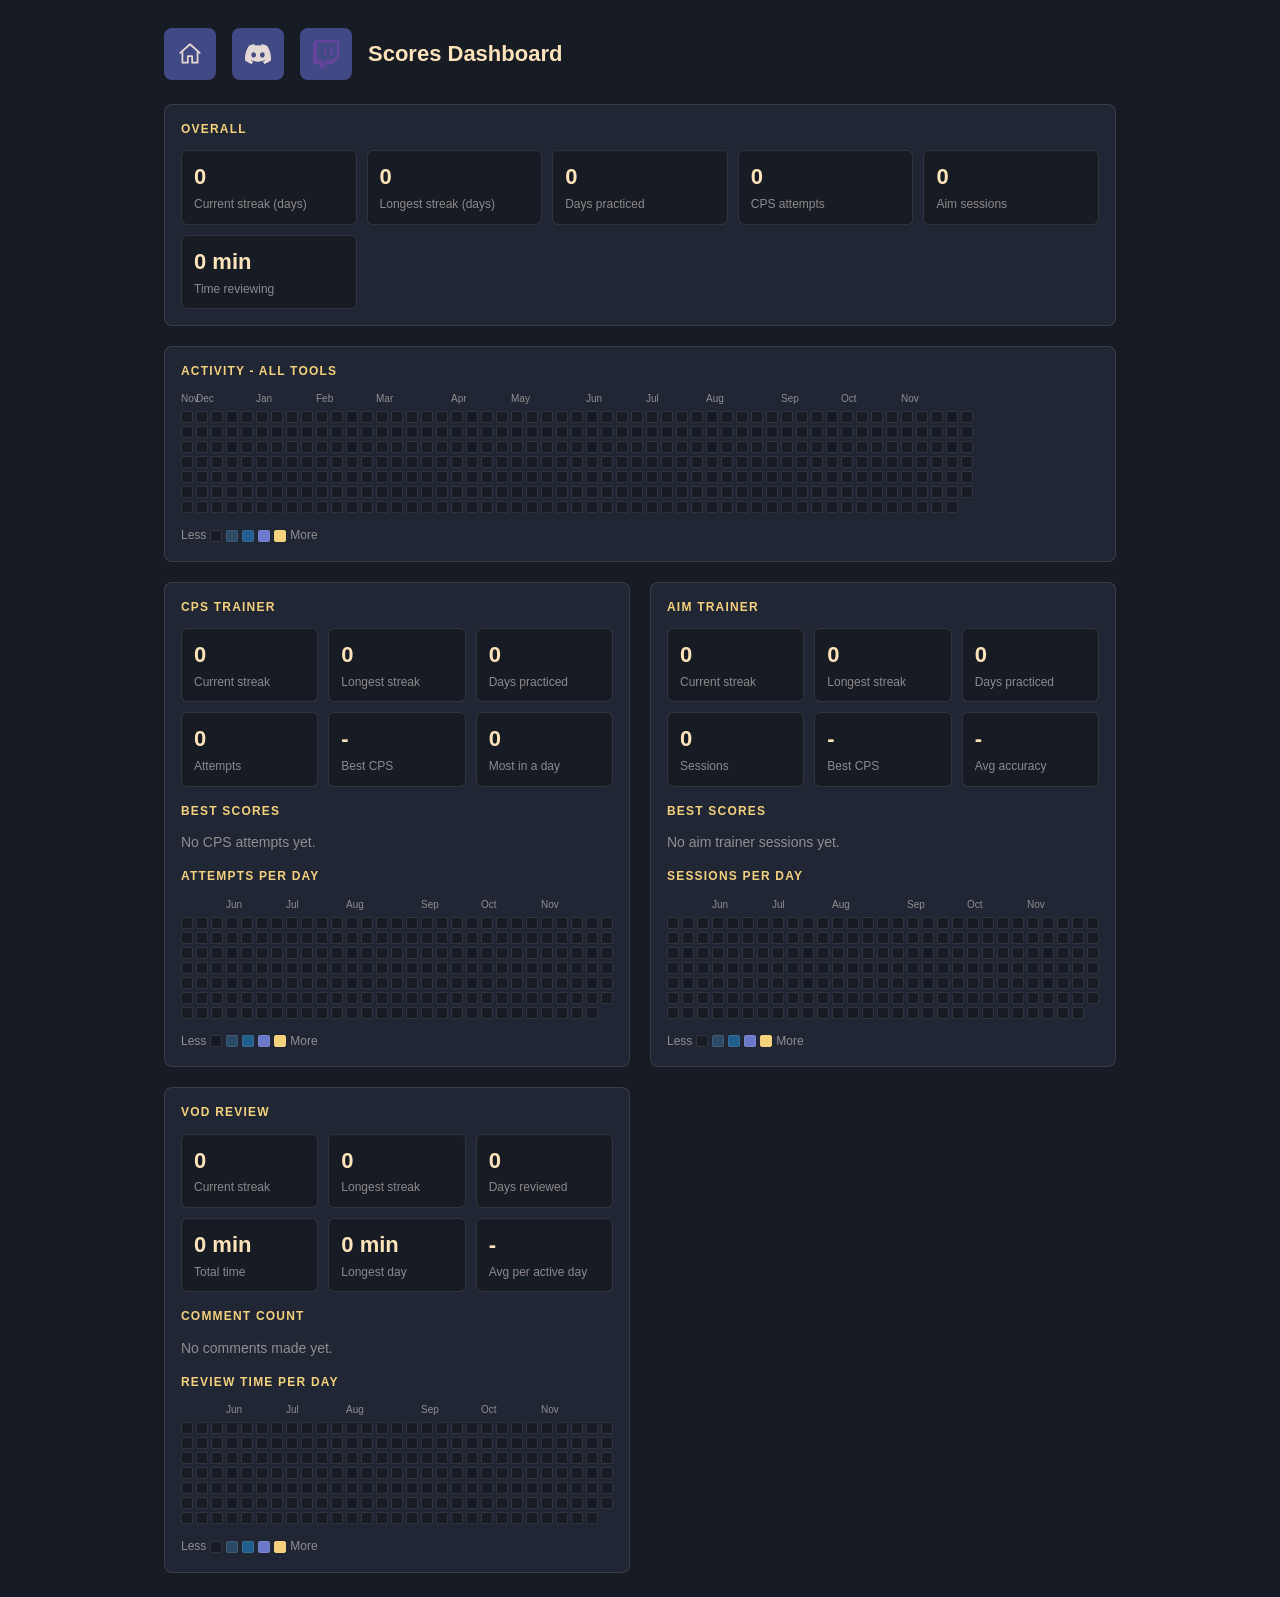
<file: public_html/sdb/index.html>
<!DOCTYPE html>
<html lang="en"><head><meta charset="utf-8">
<meta name="viewport" content="width=device-width, initial-scale=1">
<title>Saberkratia's Scores Dashboard</title>
<style>
:root{--bg:#171B24;--card:#202633;--white:#E4D9D5;--muted:rgba(228,217,213,.58);--border:rgba(228,217,213,.13);--cream:#FDE3BA;--yellow:#F4D17D;--blue:#1F5E8D;--indigo:#414A84;--dark:#393F4E}
*{box-sizing:border-box}
body{margin:0;background:var(--bg);color:var(--white);font:14px/1.45 Inter,"Segoe UI",Arial,sans-serif}
header{display:flex;align-items:center;gap:16px;padding:28px 24px 0;max-width:1000px;margin:0 auto}
.icon-widget{flex:0 0 auto;display:flex;align-items:center;justify-content:center;width:52px;height:52px;background:var(--indigo);border-radius:8px;color:var(--white);transition:.15s}
.icon-widget:hover{background:var(--blue);transform:translateY(-2px)}
h1{margin:0;font-size:22px;color:var(--cream)}
h2{margin:0 0 12px;font-size:12px;letter-spacing:.1em;text-transform:uppercase;color:var(--yellow)}
main{max-width:1000px;margin:0 auto;padding:24px}
.panel{background:var(--card);border:1px solid var(--border);border-radius:8px;padding:16px;margin-bottom:20px;min-width:0}
.stats{display:grid;grid-template-columns:repeat(auto-fill,minmax(150px,1fr));gap:10px}
.stat{background:var(--bg);border:1px solid var(--border);border-radius:6px;padding:10px 12px}
.stat b{display:block;font-size:22px;color:var(--cream)}
.stat span{font-size:12px;color:var(--muted)}
.hm-wrap{overflow-x:auto;padding-bottom:6px}
.hm{display:inline-grid;grid-auto-flow:column;grid-template-rows:repeat(7,12px);grid-auto-columns:12px;gap:3px}
.cell{width:12px;height:12px;border-radius:2px;background:var(--bg);border:1px solid var(--border)}
.cell.l1{background:#2a4a66}.cell.l2{background:#1F5E8D}.cell.l3{background:#6a79c9}.cell.l4{background:var(--yellow);border-color:var(--yellow)}
.months{display:grid;grid-auto-flow:column;grid-auto-columns:12px;gap:3px;font-size:10px;color:var(--muted);height:14px;margin-bottom:2px;white-space:nowrap}
.legend{display:flex;gap:4px;align-items:center;font-size:12px;color:var(--muted);margin-top:8px}
.tools{display:grid;grid-template-columns:repeat(auto-fit,minmax(min(100%,420px),1fr));gap:20px}
.tools .panel{margin-bottom:0;overflow:hidden}
.tools .stats{grid-template-columns:repeat(3,minmax(0,1fr))}
table{width:100%;border-collapse:collapse;font-size:13px}
th,td{text-align:left;padding:6px 8px;border-bottom:1px solid var(--border)}
th{color:var(--muted);font-weight:600}
.empty{color:var(--muted)}
.icon-widget img{display:block;width:28px;height:28px;object-fit:contain}
.twitch-link{position:relative;isolation:isolate;overflow:hidden}
.twitch-link>*{position:relative;z-index:1}
.live-badge{display:none;position:absolute;right:3px;bottom:3px;padding:1px 3px;background:#d94242;color:#fff;border-radius:3px;font-size:.45rem;font-weight:900;letter-spacing:.04em}
.twitch-link.is-live{box-shadow:0 0 0 1px #d94242,0 0 14px rgba(217,66,66,.3)}
.twitch-link.is-live .live-badge{display:inline-block}
.twitch-link.is-live::after{position:absolute;z-index:0;top:-50%;bottom:-50%;left:-45%;width:28%;background:linear-gradient(90deg,transparent,rgba(255,255,255,.28),transparent);content:"";pointer-events:none;transform:skewX(-20deg);animation:twitch-shine 2.8s ease-in-out infinite}
@keyframes twitch-shine{0%,35%{left:-45%}75%,100%{left:125%}}
@media(prefers-reduced-motion:reduce){.twitch-link.is-live::after{animation:none}}
</style></head>
<body>
<header>
<a class="icon-widget" href="../" aria-label="Home"><svg viewBox="0 0 24 24" width="26" height="26" fill="none" stroke="currentColor" stroke-width="1.6" stroke-linecap="round" stroke-linejoin="round" aria-hidden="true"><path d="M3 11l9-8 9 8"></path><path d="M5 10v10h5v-6h4v6h5V10"></path></svg></a>
<a class="icon-widget" href="https://discord.gg/3MQgU75urQ" target="_blank" rel="noopener noreferrer" aria-label="Discord"><svg viewBox="0 0 24 24" width="26" height="26" fill="currentColor" aria-hidden="true"><path d="M20.317 4.37a19.79 19.79 0 0 0-4.885-1.515.074.074 0 0 0-.079.037c-.21.375-.444.865-.608 1.25a18.27 18.27 0 0 0-5.487 0 12.64 12.64 0 0 0-.617-1.25.077.077 0 0 0-.079-.037A19.74 19.74 0 0 0 3.677 4.37a.07.07 0 0 0-.032.027C.533 9.046-.32 13.58.099 18.057a.082.082 0 0 0 .031.057 19.9 19.9 0 0 0 5.993 3.03.078.078 0 0 0 .084-.028c.462-.63.874-1.295 1.226-1.994a.076.076 0 0 0-.041-.106 13.1 13.1 0 0 1-1.872-.892.077.077 0 0 1-.008-.128c.126-.094.252-.192.372-.291a.074.074 0 0 1 .078-.01c3.928 1.793 8.18 1.793 12.062 0a.074.074 0 0 1 .078.009c.12.099.246.198.373.292a.077.077 0 0 1-.006.127 12.3 12.3 0 0 1-1.873.892.077.077 0 0 0-.041.107c.36.698.772 1.362 1.225 1.993a.076.076 0 0 0 .084.028 19.84 19.84 0 0 0 6.002-3.03.077.077 0 0 0 .032-.054c.5-5.177-.838-9.674-3.549-13.66a.061.061 0 0 0-.031-.03zM8.02 15.33c-1.182 0-2.157-1.085-2.157-2.419 0-1.333.956-2.419 2.157-2.419 1.21 0 2.176 1.096 2.157 2.42 0 1.333-.956 2.418-2.157 2.418zm7.975 0c-1.183 0-2.157-1.085-2.157-2.419 0-1.333.955-2.419 2.157-2.419 1.21 0 2.176 1.096 2.157 2.42 0 1.333-.946 2.418-2.157 2.418z"/></svg></a>
<a class="icon-widget twitch-link" href="https://www.twitch.tv/saberkratia" target="_blank" rel="noopener noreferrer" aria-label="Twitch"><img src="twitch.png" alt="Watch me on Twitch"><span class="live-badge" aria-hidden="true">LIVE</span></a>
<h1>Scores Dashboard</h1>
</header>
<main>
<section class="panel"><h2>Overall</h2><div class="stats" id="gStats"></div></section>
<section class="panel"><h2>Activity - all tools</h2><div id="gHeat"></div></section>
<div class="tools">
<section class="panel"><h2>CPS Trainer</h2><div class="stats" id="cStats"></div><h2 style="margin-top:16px">Best scores</h2><div id="cBest"></div><h2 style="margin-top:16px">Attempts per day</h2><div id="cHeat"></div></section>
<section class="panel"><h2>Aim Trainer</h2><div class="stats" id="aStats"></div><h2 style="margin-top:16px">Best scores</h2><div id="aBest"></div><h2 style="margin-top:16px">Sessions per day</h2><div id="aHeat"></div></section>
<section class="panel"><h2>VOD Review</h2><div class="stats" id="rStats"></div><h2 style="margin-top:16px">Comment count</h2><div id="rComments"></div><h2 style="margin-top:16px">Review time per day</h2><div id="rHeat"></div></section>
</div>
</main>
<script>
const REVIEW_MIN_SECONDS=300;
const pad=n=>String(n).padStart(2,"0");
const dayKey=d=>d.getFullYear()+"-"+pad(d.getMonth()+1)+"-"+pad(d.getDate());
const parseKey=k=>{const[y,m,d]=k.split("-").map(Number);return new Date(y,m-1,d)};
const addDays=(d,n)=>new Date(d.getFullYear(),d.getMonth(),d.getDate()+n);
const $=id=>document.getElementById(id);
const fmtDur=s=>s>=3600?(s/3600).toFixed(1)+" h":Math.round(s/60)+" min";

function readJson(key){try{return JSON.parse(localStorage.getItem(key))}catch(e){return null}}

// Older CPS attempts only stored a locale-formatted date string
function parseLegacyDate(s){
  const t=Date.parse(s);if(!isNaN(t))return t;
  const m=/(\d{1,2})[./-](\d{1,2})[./-](\d{4}),?\s*(\d{1,2})?:?(\d{2})?/.exec(String(s));
  return m?new Date(+m[3],+m[2]-1,+m[1],+(m[4]||0),+(m[5]||0)).getTime():NaN;
}

const cpsAttempts=[];
const cpsRaw=readJson("cps_scores")||{};
for(const[key,list]of Object.entries(cpsRaw)){
  if(!Array.isArray(list))continue;
  const[dur,mode]=key.includes("_")?key.split("_"):[key,"right"];
  for(const a of list){
    if(!a)continue;
    const t=Number.isFinite(a.ts)?a.ts:parseLegacyDate(a.date);
    if(isNaN(t)||!Number.isFinite(a.cps))continue;
    cpsAttempts.push({t,dur,mode,cps:a.cps});
  }
}
const AIM_MODES={right:"Right click",q:"Attack key + left click",adaptive:"Adaptive"};
const aimSessions=[];
const aimRaw=readJson("lolAimHistory");
if(Array.isArray(aimRaw))for(const r of aimRaw){
  if(!r||!AIM_MODES[r.mode]||!Number.isFinite(r.cps))continue;
  const t=Date.parse(r.date);if(isNaN(t))continue;
  aimSessions.push({t,mode:r.mode,cps:r.cps,acc:Number.isFinite(r.accuracy)?r.accuracy:null});
}
const aimDays={};
for(const a of aimSessions){const k=dayKey(new Date(a.t));aimDays[k]=(aimDays[k]||0)+1}
const cpsDays={};
for(const a of cpsAttempts){const k=dayKey(new Date(a.t));cpsDays[k]=(cpsDays[k]||0)+1}

const revRaw=((readJson("vodreview")||{}).review)||{};
const revDays={};
if(revRaw.days&&typeof revRaw.days==="object")for(const[k,s]of Object.entries(revRaw.days))if(/^\d{4}-\d{2}-\d{2}$/.test(k)&&Number.isFinite(s)&&s>0)revDays[k]=s;
const revActive=new Set(Object.keys(revDays).filter(k=>revDays[k]>=REVIEW_MIN_SECONDS));
const cpsActive=new Set(Object.keys(cpsDays));
const aimActive=new Set(Object.keys(aimDays));
const allActive=new Set([...cpsActive,...aimActive,...revActive]);

function streaks(set){
  const keys=[...set].sort();let longest=0,run=0,prev=null;
  for(const k of keys){run=prev&&dayKey(addDays(parseKey(k),-1))===prev?run+1:1;longest=Math.max(longest,run);prev=k}
  const today=new Date();let c=set.has(dayKey(today))?today:addDays(today,-1),cur=0;
  while(set.has(dayKey(c))){cur++;c=addDays(c,-1)}
  return{current:cur,longest};
}

const stat=(v,l)=>`<div class="stat"><b>${v}</b><span>${l}</span></div>`;

function heatmap(el,values,unit){
  const today=new Date();today.setHours(0,0,0,0);
  const total=52*7+today.getDay();
  const start=addDays(today,-total);
  const nums=Object.values(values).filter(v=>v>0).sort((a,b)=>a-b);
  const q=p=>nums.length?nums[Math.min(nums.length-1,Math.floor(p*nums.length))]:1;
  const t1=q(.25),t2=q(.5),t3=q(.75);
  const level=v=>!v?0:v<=t1?1:v<=t2?2:v<=t3?3:4;
  let cells="",months="",lastMonth=-1;
  for(let i=0;i<=total;i++){
    const d=addDays(start,i),k=dayKey(d),v=values[k]||0;
    if(d.getDay()===0){
      const m=d.getMonth();
      months+=`<span>${m!==lastMonth?d.toLocaleString(undefined,{month:"short"}):""}</span>`;lastMonth=m;
    }
    cells+=`<div class="cell l${level(v)}" title="${k}: ${v?unit(v):"no activity"}"></div>`;
  }
  el.innerHTML=`<div class="hm-wrap"><div class="months">${months}</div><div class="hm">${cells}</div></div>
  <div class="legend">Less <div class="cell"></div><div class="cell l1"></div><div class="cell l2"></div><div class="cell l3"></div><div class="cell l4"></div> More</div>`;
  el.firstElementChild.scrollLeft=1e6;
}

// Global heat per day: CPS attempts and aim sessions plus one for each day with a qualifying review
const globalDays={};
for(const k of cpsActive)globalDays[k]=cpsDays[k];
for(const k of aimActive)globalDays[k]=(globalDays[k]||0)+aimDays[k];
for(const k of revActive)globalDays[k]=(globalDays[k]||0)+1;

const gs=streaks(allActive),cs=streaks(cpsActive),ams=streaks(aimActive),rs=streaks(revActive);
const totalReview=Object.values(revDays).reduce((a,b)=>a+b,0);
$("gStats").innerHTML=stat(gs.current,"Current streak (days)")+stat(gs.longest,"Longest streak (days)")+stat(allActive.size,"Days practiced")+stat(cpsAttempts.length,"CPS attempts")+stat(aimSessions.length,"Aim sessions")+stat(fmtDur(totalReview),"Time reviewing");
heatmap($("gHeat"),globalDays,v=>`${v} activit${v===1?"y":"ies"}`);

const bestCps=cpsAttempts.reduce((m,a)=>Math.max(m,a.cps),0);
const mostDay=Object.values(cpsDays).reduce((m,v)=>Math.max(m,v),0);
$("cStats").innerHTML=stat(cs.current,"Current streak")+stat(cs.longest,"Longest streak")+stat(cpsActive.size,"Days practiced")+stat(cpsAttempts.length,"Attempts")+stat(bestCps?bestCps.toFixed(2):"-","Best CPS")+stat(mostDay,"Most in a day");
heatmap($("cHeat"),cpsDays,v=>`${v} attempt${v===1?"":"s"}`);

const best={};
for(const a of cpsAttempts){const k=a.dur+"s "+a.mode;const b=best[k]||(best[k]={n:0,best:0,sum:0});b.n++;b.sum+=a.cps;b.best=Math.max(b.best,a.cps)}
const rows=Object.entries(best).sort((a,b)=>parseInt(a[0])-parseInt(b[0])||a[0].localeCompare(b[0]));
$("cBest").innerHTML=rows.length?`<table><tr><th>Mode</th><th>Attempts</th><th>Best</th><th>Average</th></tr>${rows.map(([k,b])=>`<tr><td>${k}</td><td>${b.n}</td><td>${b.best.toFixed(2)}</td><td>${(b.sum/b.n).toFixed(2)}</td></tr>`).join("")}</table>`:`<div class="empty">No CPS attempts yet.</div>`;

const bestAim=aimSessions.reduce((m,a)=>Math.max(m,a.cps),0);
const accs=aimSessions.map(a=>a.acc).filter(v=>v!==null);
$("aStats").innerHTML=stat(ams.current,"Current streak")+stat(ams.longest,"Longest streak")+stat(aimActive.size,"Days practiced")+stat(aimSessions.length,"Sessions")+stat(bestAim?bestAim.toFixed(2):"-","Best CPS")+stat(accs.length?(accs.reduce((a,b)=>a+b,0)/accs.length).toFixed(1)+"%":"-","Avg accuracy");
heatmap($("aHeat"),aimDays,v=>`${v} session${v===1?"":"s"}`);
const aimBest={};
for(const a of aimSessions){const b=aimBest[a.mode]||(aimBest[a.mode]={n:0,best:0,sum:0,acc:0,accN:0});b.n++;b.sum+=a.cps;b.best=Math.max(b.best,a.cps);if(a.acc!==null){b.acc+=a.acc;b.accN++}}
const aimRows=Object.keys(AIM_MODES).filter(m=>aimBest[m]);
$("aBest").innerHTML=aimRows.length?`<table><tr><th>Mode</th><th>Sessions</th><th>Best CPS</th><th>Avg CPS</th><th>Avg acc.</th></tr>${aimRows.map(m=>{const b=aimBest[m];return`<tr><td>${AIM_MODES[m]}</td><td>${b.n}</td><td>${b.best.toFixed(2)}</td><td>${(b.sum/b.n).toFixed(2)}</td><td>${b.accN?(b.acc/b.accN).toFixed(1)+"%":"-"}</td></tr>`}).join("")}</table>`:`<div class="empty">No aim trainer sessions yet.</div>`;

const revKeys=Object.keys(revDays);
const bestRev=revKeys.reduce((m,k)=>Math.max(m,revDays[k]),0);
$("rStats").innerHTML=stat(rs.current,"Current streak")+stat(rs.longest,"Longest streak")+stat(revActive.size,`Days reviewed`)+stat(fmtDur(totalReview),"Total time")+stat(fmtDur(bestRev),"Longest day")+stat(revKeys.length?fmtDur(totalReview/revKeys.length):"-","Avg per active day");
const vods=Array.isArray((readJson("vodreview")||{}).vods)?readJson("vodreview").vods:[];
const byPlat={};let totalComments=0;
for(const v of vods){const n=Array.isArray(v&&v.comments)?v.comments.length:0;const b=byPlat[v.platform||"Other"]||(byPlat[v.platform||"Other"]={vods:0,comments:0});b.vods++;b.comments+=n;totalComments+=n}
$("rComments").innerHTML=vods.length?`<table><tr><th>Source</th><th>VODs</th><th>Comment count</th></tr>${Object.entries(byPlat).map(([k,b])=>`<tr><td>${k}</td><td>${b.vods}</td><td>${b.comments}</td></tr>`).join("")}<tr><td><b>Total</b></td><td><b>${vods.length}</b></td><td><b>${totalComments}</b></td></tr></table>`:`<div class="empty">No comments made yet.</div>`;
heatmap($("rHeat"),revDays,fmtDur);
</script>
<script src="../twitch-status.js" defer></script>
</body></html>
</file>
<file: style.css>
:root {
    --cream: #FDE3BA;
    --yellow: #F4D17D;
    --blue: #1F5E8D;
    --dark: #393F4E;
    --indigo: #414A84;
    --white: #E4D9D5;

    --bg: #171B24;
    --card: #202633;
    --border: rgba(228, 217, 213, 0.13);
    --muted: rgba(228, 217, 213, 0.58);
}


/* ---------- BASE ---------- */

* {
    box-sizing: border-box;
    margin: 0;
    padding: 0;
}

html,
body {
    width: 100%;
    min-height: 100%;
}

body {
    background:
        var(--bg);

    color: var(--white);

    isolation: isolate;

    font-family:
        Inter,
        -apple-system,
        BlinkMacSystemFont,
        "Segoe UI",
        sans-serif;
}

a {
    color: inherit;
    text-decoration: none;
}


/* ---------- PAGE ---------- */

#background-lines {
    position: fixed;
    z-index: -1;
    inset: 0;
    width: 100%;
    height: 100%;
    pointer-events: none;
}

.page {
    position: relative;
    z-index: 1;
    width: min(940px, calc(100% - 36px));
    min-height: 100vh;

    display: flex;
    flex-direction: column;

    margin: 0 auto;
}


/* ---------- HEADER ---------- */

header {
    display: flex;
    align-items: flex-end;
    justify-content: space-between;

    padding: 48px 0 28px;

    border-bottom: 1px solid var(--border);
}

.eyebrow {
    margin-bottom: 5px;

    color: var(--yellow);

    font-size: 0.65rem;
    font-weight: 900;
    letter-spacing: 0.2em;
}

h1 {
    color: var(--cream);

    font-size: clamp(1.8rem, 4vw, 2.8rem);
    font-weight: 800;
    letter-spacing: -0.045em;
    line-height: 1;
}

.intro {
    max-width: 270px;

    color: var(--muted);

    font-size: 0.8rem;
    text-align: right;
}


/* ---------- SECTIONS ---------- */

main {
    flex: 1;
}

section {
    padding: 18px 0;
}

.tools-section {
    padding-top: 0px;
}
/*.tools-section {
    border-top: 1px solid var(--border);
}*/

.section-title {
    display: flex;
    align-items: center;
    justify-content: space-between;

    margin-bottom: 12px;
}

.section-title h2 {
    color: var(--yellow);

    font-size: 0.85rem;
    font-weight: 800;
    letter-spacing: 0.02em;
}

.section-title p {
    display: inline;

    margin-left: 8px;

    color: var(--muted);

    font-size: 0.72rem;
}

.count {
    color: var(--yellow);

    font-size: 0.65rem;
    font-weight: 800;
}


/* ---------- SOCIALS ---------- */

.socials {
    display: flex;
    align-items: stretch;
    flex-wrap: wrap;

    gap: 8px;
}

.socials a {
    flex: 1 1 110px;
    min-width: 0;
    min-height: 40px;

    display: flex;
    align-items: center;
    gap: 6px;

    padding: 5px 7px;

    background: var(--card);

    border: 1px solid var(--border);
    border-radius: 8px;

    font-size: 0.8rem;
    font-weight: 700;

    transition: 150ms ease;
}

.socials a:hover {
    background: var(--blue);

    border-color: var(--blue);

    transform: translateY(-2px);
}

.socials .twitch-link {
    position: relative;
    isolation: isolate;
    overflow: hidden;
}

.twitch-link > * {
    position: relative;
    z-index: 1;
}

.live-badge {
    display: none;
    margin-left: auto;
    padding: 3px 5px;
    background: #d94242;
    color: #fff;
    border-radius: 3px;
    font-size: 0.55rem;
    font-weight: 900;
    letter-spacing: 0.04em;
}

.twitch-link.is-live {
    border-color: #d94242;
    box-shadow: 0 0 14px rgba(217, 66, 66, 0.3);
}

.twitch-link.is-live .live-badge {
    display: inline-block;
}

.twitch-link.is-live::after {
    position: absolute;
    z-index: 0;
    top: -50%;
    bottom: -50%;
    left: -45%;
    width: 28%;
    background: linear-gradient(90deg, transparent, rgba(255, 255, 255, 0.28), transparent);
    content: "";
    pointer-events: none;
    transform: skewX(-20deg);
    animation: twitch-shine 2.8s ease-in-out infinite;
}

@keyframes twitch-shine {
    0%, 35% { left: -45%; }
    75%, 100% { left: 125%; }
}

@media (prefers-reduced-motion: reduce) {
    .twitch-link.is-live::after {
        animation: none;
    }
}

.icon {
    width: 24px;
    height: 24px;

    display: grid;
    place-items: center;

    flex-shrink: 0;

    background: var(--indigo);

    color: var(--white);

    border-radius: 5px;

    font-size: 0.55rem;
    font-weight: 900;
}
/*
.arrow {
    margin-left: auto;

    color: var(--yellow);

    font-size: 0.9rem;

    transition: transform 150ms ease;
}

a:hover .arrow {
    transform: translateX(3px);
}
*/

/* ---------- TOOLS ---------- */

.tools {
    display: grid;

    grid-template-columns:
        repeat(auto-fill, minmax(260px, 1fr));

    gap: 8px;
}

.tool {
    min-height: 82px;

    display: flex;
    align-items: center;
    gap: 13px;

    padding: 10px 13px;

    background: var(--card);

    border: 1px solid var(--border);
    border-radius: 8px;

    transition: 150ms ease;
}

.tool:hover {
    background: var(--blue);

    border-color: var(--blue);

    transform: translateY(-2px);
}

.tool-icon {
    width: 46px;
    height: 46px;

    display: grid;
    place-items: center;

    flex-shrink: 0;

    background: var(--blue);
    
    color: var(--cream);

    border-radius: 7px;

    font-size: 0.6rem;
    font-weight: 900;
    letter-spacing: 0.08em;
}

.tool-info {
    min-width: 0;
}

.tool-info h3 {
    color: var(--cream);

    font-size: 0.85rem;
    font-weight: 750;
}

.tool-info p {
    margin-top: 2px;

    color: var(--muted);

    font-size: 0.7rem;

    white-space: nowrap;
    overflow: hidden;
    text-overflow: ellipsis;
}


/* ---------- FOOTER ---------- */

footer {
    display: flex;
    justify-content: space-between;

    padding: 18px 0;

    border-top: 1px solid var(--border);

    color: var(--muted);

    font-size: 0.65rem;
}


/* ---------- MOBILE ---------- */

@media (max-width: 600px) {

    .page {
        width: min(100% - 24px, 900px);
    }

    header {
        display: block;

        padding-top: 28px;
    }

    .intro {
        margin-top: 10px;

        text-align: left;
    }

    .socials a {
        flex-basis: calc(50% - 4px);
        min-height: 42px;
    }

    section {
        padding: 18px 0;
    }

    footer {
        padding: 14px 0;
    }
}
</file>
<file: public_html/style.css>
:root {
    --cream: #FDE3BA;
    --yellow: #F4D17D;
    --blue: #1F5E8D;
    --dark: #393F4E;
    --indigo: #414A84;
    --white: #E4D9D5;

    --bg: #171B24;
    --card: #202633;
    --border: rgba(228, 217, 213, 0.13);
    --muted: rgba(228, 217, 213, 0.58);
}


/* ---------- BASE ---------- */

* {
    box-sizing: border-box;
    margin: 0;
    padding: 0;
}

html,
body {
    width: 100%;
    min-height: 100%;
}

body {
    background:
        var(--bg);

    color: var(--white);

    isolation: isolate;

    font-family:
        Inter,
        -apple-system,
        BlinkMacSystemFont,
        "Segoe UI",
        sans-serif;
}

a {
    color: inherit;
    text-decoration: none;
}


/* ---------- PAGE ---------- */

#background-lines {
    position: fixed;
    z-index: -1;
    inset: 0;
    width: 100%;
    height: 100%;
    pointer-events: none;
}

.page {
    position: relative;
    z-index: 1;
    width: min(940px, calc(100% - 36px));
    min-height: 100vh;

    display: flex;
    flex-direction: column;

    margin: 0 auto;
}


/* ---------- HEADER ---------- */

header {
    display: flex;
    align-items: flex-end;
    justify-content: space-between;

    padding: 48px 0 28px;

    border-bottom: 1px solid var(--border);
}

.eyebrow {
    margin-bottom: 5px;

    color: var(--yellow);

    font-size: 0.65rem;
    font-weight: 900;
    letter-spacing: 0.2em;
}

h1 {
    color: var(--cream);

    font-size: clamp(1.8rem, 4vw, 2.8rem);
    font-weight: 800;
    letter-spacing: -0.045em;
    line-height: 1;
}

.intro {
    max-width: 270px;

    color: var(--muted);

    font-size: 0.8rem;
    text-align: right;
}


/* ---------- SECTIONS ---------- */

main {
    flex: 1;
}

section {
    padding: 18px 0;
}

.tools-section {
    padding-top: 0px;
}
/*.tools-section {
    border-top: 1px solid var(--border);
}*/

.section-title {
    display: flex;
    align-items: center;
    justify-content: space-between;

    margin-bottom: 12px;
}

.section-title h2 {
    color: var(--yellow);

    font-size: 0.85rem;
    font-weight: 800;
    letter-spacing: 0.02em;
}

.section-title p {
    display: inline;

    margin-left: 8px;

    color: var(--muted);

    font-size: 0.72rem;
}

.section-link {
    color: var(--muted);
    font-size: 0.72rem;
    transition: color 150ms ease;
}

.section-link:hover {
    color: var(--yellow);
}

.count {
    color: var(--yellow);

    font-size: 0.65rem;
    font-weight: 800;
}


/* ---------- SOCIALS ---------- */

.socials {
    display: flex;
    align-items: stretch;
    flex-wrap: wrap;

    gap: 8px;
}

.socials a {
    flex: 1 1 110px;
    min-width: 0;
    min-height: 40px;

    display: flex;
    align-items: center;
    gap: 6px;

    padding: 5px 7px;

    background: var(--card);

    border: 1px solid var(--border);
    border-radius: 8px;

    font-size: 0.8rem;
    font-weight: 700;

    transition: 150ms ease;
}

.socials a:hover {
    background: var(--blue);

    border-color: var(--blue);

    transform: translateY(-2px);
}

.socials .twitch-link {
    position: relative;
    isolation: isolate;
    overflow: hidden;
}

.twitch-link > * {
    position: relative;
    z-index: 1;
}

.live-badge {
    display: none;
    margin-left: auto;
    padding: 3px 5px;
    background: #d94242;
    color: #fff;
    border-radius: 3px;
    font-size: 0.55rem;
    font-weight: 900;
    letter-spacing: 0.04em;
}

.twitch-link.is-live {
    border-color: #d94242;
    box-shadow: 0 0 14px rgba(217, 66, 66, 0.3);
}

.twitch-link.is-live .live-badge {
    display: inline-block;
}

.twitch-link.is-live::after {
    position: absolute;
    z-index: 0;
    top: -50%;
    bottom: -50%;
    left: -45%;
    width: 28%;
    background: linear-gradient(90deg, transparent, rgba(255, 255, 255, 0.28), transparent);
    content: "";
    pointer-events: none;
    transform: skewX(-20deg);
    animation: twitch-shine 2.8s ease-in-out infinite;
}

@keyframes twitch-shine {
    0%, 35% { left: -45%; }
    75%, 100% { left: 125%; }
}

@media (prefers-reduced-motion: reduce) {
    .twitch-link.is-live::after {
        animation: none;
    }
}

.icon {
    width: 24px;
    height: 24px;

    display: grid;
    place-items: center;

    flex-shrink: 0;

    background: var(--indigo);

    color: var(--white);

    border-radius: 5px;

    font-size: 0.55rem;
    font-weight: 900;
}
/*
.arrow {
    margin-left: auto;

    color: var(--yellow);

    font-size: 0.9rem;

    transition: transform 150ms ease;
}

a:hover .arrow {
    transform: translateX(3px);
}
*/

/* ---------- YOUTUBE ---------- */

.youtube-card {
    overflow: hidden;

    background: var(--card);

    border: 1px solid var(--border);
    border-radius: 8px;
}

.youtube-card iframe {
    display: block;

    width: 100%;
    aspect-ratio: 16 / 9;

    border: 0;
}

/* ---------- TOOLS ---------- */

.tools {
    display: grid;

    grid-template-columns:
        repeat(auto-fill, minmax(260px, 1fr));

    gap: 8px;
}

.tool {
    min-height: 82px;

    display: flex;
    align-items: center;
    gap: 13px;

    padding: 10px 13px;

    background: var(--card);

    border: 1px solid var(--border);
    border-radius: 8px;

    transition: 150ms ease;
}

.tool:hover {
    background: var(--blue);

    border-color: var(--blue);

    transform: translateY(-2px);
}

.tool-icon {
    width: 46px;
    height: 46px;

    display: grid;
    place-items: center;

    flex-shrink: 0;

    background: var(--blue);
    
    color: var(--cream);

    border-radius: 7px;

    font-size: 0.6rem;
    font-weight: 900;
    letter-spacing: 0.08em;
}

.tool-info {
    min-width: 0;
}

.tool-info h3 {
    color: var(--cream);

    font-size: 0.85rem;
    font-weight: 750;
}

.tool-info p {
    margin-top: 2px;

    color: var(--muted);

    font-size: 0.7rem;

    white-space: nowrap;
    overflow: hidden;
    text-overflow: ellipsis;
}


/* ---------- FOOTER ---------- */

footer {
    display: flex;
    justify-content: space-between;

    padding: 18px 0;

    border-top: 1px solid var(--border);

    color: var(--muted);

    font-size: 0.65rem;
}


/* ---------- MOBILE ---------- */

@media (max-width: 600px) {

    .page {
        width: min(100% - 24px, 900px);
    }

    header {
        display: block;

        padding-top: 28px;
    }

    .intro {
        margin-top: 10px;

        text-align: left;
    }

    .socials a {
        flex-basis: calc(50% - 4px);
        min-height: 42px;
    }

    section {
        padding: 18px 0;
    }

    footer {
        padding: 14px 0;
    }
}
</file>
<file: public_html/aim/style.css>
:root{--bg:#171B24;--card:#202633;--white:#E4D9D5;--muted:rgba(228,217,213,.58);--border:rgba(228,217,213,.13);--cream:#FDE3BA;--yellow:#F4D17D;--blue:#1F5E8D;--indigo:#414A84}
*{box-sizing:border-box}
body{margin:0;background:var(--bg);color:var(--white);font-family:Inter,"Segoe UI",system-ui,sans-serif;font-size:14px}
.page{max-width:900px;margin:0 auto;padding:24px 16px 48px}
header{display:flex;align-items:center;gap:16px;margin-bottom:18px}
h1{margin:0;color:var(--cream);font-size:22px}
h2{margin:0 0 10px;color:var(--yellow);font-size:15px}
.back{color:var(--muted);text-decoration:none}
.back:hover{color:var(--cream)}
button{background:var(--card);color:var(--white);border:1px solid var(--border);border-radius:6px;padding:8px 12px;font:inherit;cursor:pointer;transition:.15s}
button:hover{background:var(--blue);border-color:var(--blue);transform:translateY(-1px)}
button[data-mode="right"]{--m:#4caf6a}
button[data-mode="q"]{--m:#d9534f}
button[data-mode="adaptive"]{--m:#9b6bd6}
button[data-mode]{border-color:var(--m)}
button[data-mode]:hover,button[data-mode].active{background:var(--m);border-color:var(--m);color:#fff}
.slider{display:flex;align-items:center;gap:8px;color:var(--muted)}
.modes,.row{display:flex;flex-wrap:wrap;gap:8px;margin-bottom:12px}
.stats{display:grid;grid-template-columns:repeat(6,1fr);gap:8px;margin-bottom:12px}
.stats div{background:var(--card);border:1px solid var(--border);border-radius:6px;padding:8px 10px}
.stats span{display:block;color:var(--muted);font-size:11px;text-transform:uppercase;letter-spacing:.08em}
.stats b{color:var(--cream);font-size:18px}
canvas{display:block;width:100%;height:auto;background:var(--card);border:1px solid var(--border);border-radius:8px;touch-action:none}
.hint{color:var(--muted);margin:10px 0 18px}
.panel{background:var(--card);border:1px solid var(--border);border-radius:8px;padding:14px}
.panel canvas{background:transparent;border:0;margin-bottom:10px}
@media(max-width:640px){.stats{grid-template-columns:repeat(3,1fr)}}
#game{cursor:url("data:image/svg+xml,%3Csvg xmlns='http://www.w3.org/2000/svg' width='24' height='24'%3E%3Ccircle cx='12' cy='12' r='8' fill='none' stroke='white' stroke-width='2'/%3E%3Ccircle cx='12' cy='12' r='2' fill='white'/%3E%3C/svg%3E") 12 12,crosshair}
#game.champ{cursor:url("data:image/svg+xml,%3Csvg xmlns='http://www.w3.org/2000/svg' width='24' height='24'%3E%3Ccircle cx='12' cy='12' r='8' fill='none' stroke='%23ff3030' stroke-width='2'/%3E%3Ccircle cx='12' cy='12' r='2' fill='%23ff3030'/%3E%3C/svg%3E") 12 12,crosshair}
.settings{display:flex;flex-wrap:wrap;align-items:center;gap:14px;margin-bottom:12px}
.settings[hidden]{display:none}
.dropwrap{position:relative;height:0}
.settings{position:absolute;top:0;left:0;right:0;z-index:10;margin:0;box-shadow:0 6px 18px rgba(0,0,0,.45)}
.icon-widget{display:flex;align-items:center;justify-content:center;flex:0 0 auto;width:52px;height:52px;background:var(--indigo);border-radius:8px;color:var(--white);transition:background .15s,transform .15s}
.icon-widget:hover{background:var(--blue);transform:translateY(-2px)}
.icon-widget img{display:block;width:28px;height:28px;object-fit:contain}
.twitch-link{position:relative;isolation:isolate;overflow:hidden}
.twitch-link>*{position:relative;z-index:1}
.live-badge{display:none;position:absolute;right:3px;bottom:3px;padding:1px 3px;background:#d94242;color:#fff;border-radius:3px;font-size:.45rem;font-weight:900;letter-spacing:.04em}
.twitch-link.is-live{box-shadow:0 0 0 1px #d94242,0 0 14px rgba(217,66,66,.3)}
.twitch-link.is-live .live-badge{display:inline-block}
.twitch-link.is-live::after{position:absolute;z-index:0;top:-50%;bottom:-50%;left:-45%;width:28%;background:linear-gradient(90deg,transparent,rgba(255,255,255,.28),transparent);content:"";pointer-events:none;transform:skewX(-20deg);animation:twitch-shine 2.8s ease-in-out infinite}
@keyframes twitch-shine{0%,35%{left:-45%}75%,100%{left:125%}}
@media(prefers-reduced-motion:reduce){.twitch-link.is-live::after{animation:none}}
#settingsBtn{display:inline-flex;align-items:center;justify-content:center;padding:8px 10px}
button.rebinding{border-color:var(--yellow);color:var(--yellow);background:rgba(244,209,125,.14)}
.slider span{font-variant-numeric:tabular-nums;color:var(--cream)}
select{background:var(--bg);color:var(--white);border:1px solid var(--border);border-radius:6px;padding:7px 10px;font:inherit;cursor:pointer}
.graph-filter{align-items:center;gap:8px 16px}
.graph-filter h2{margin:0}
</file>
